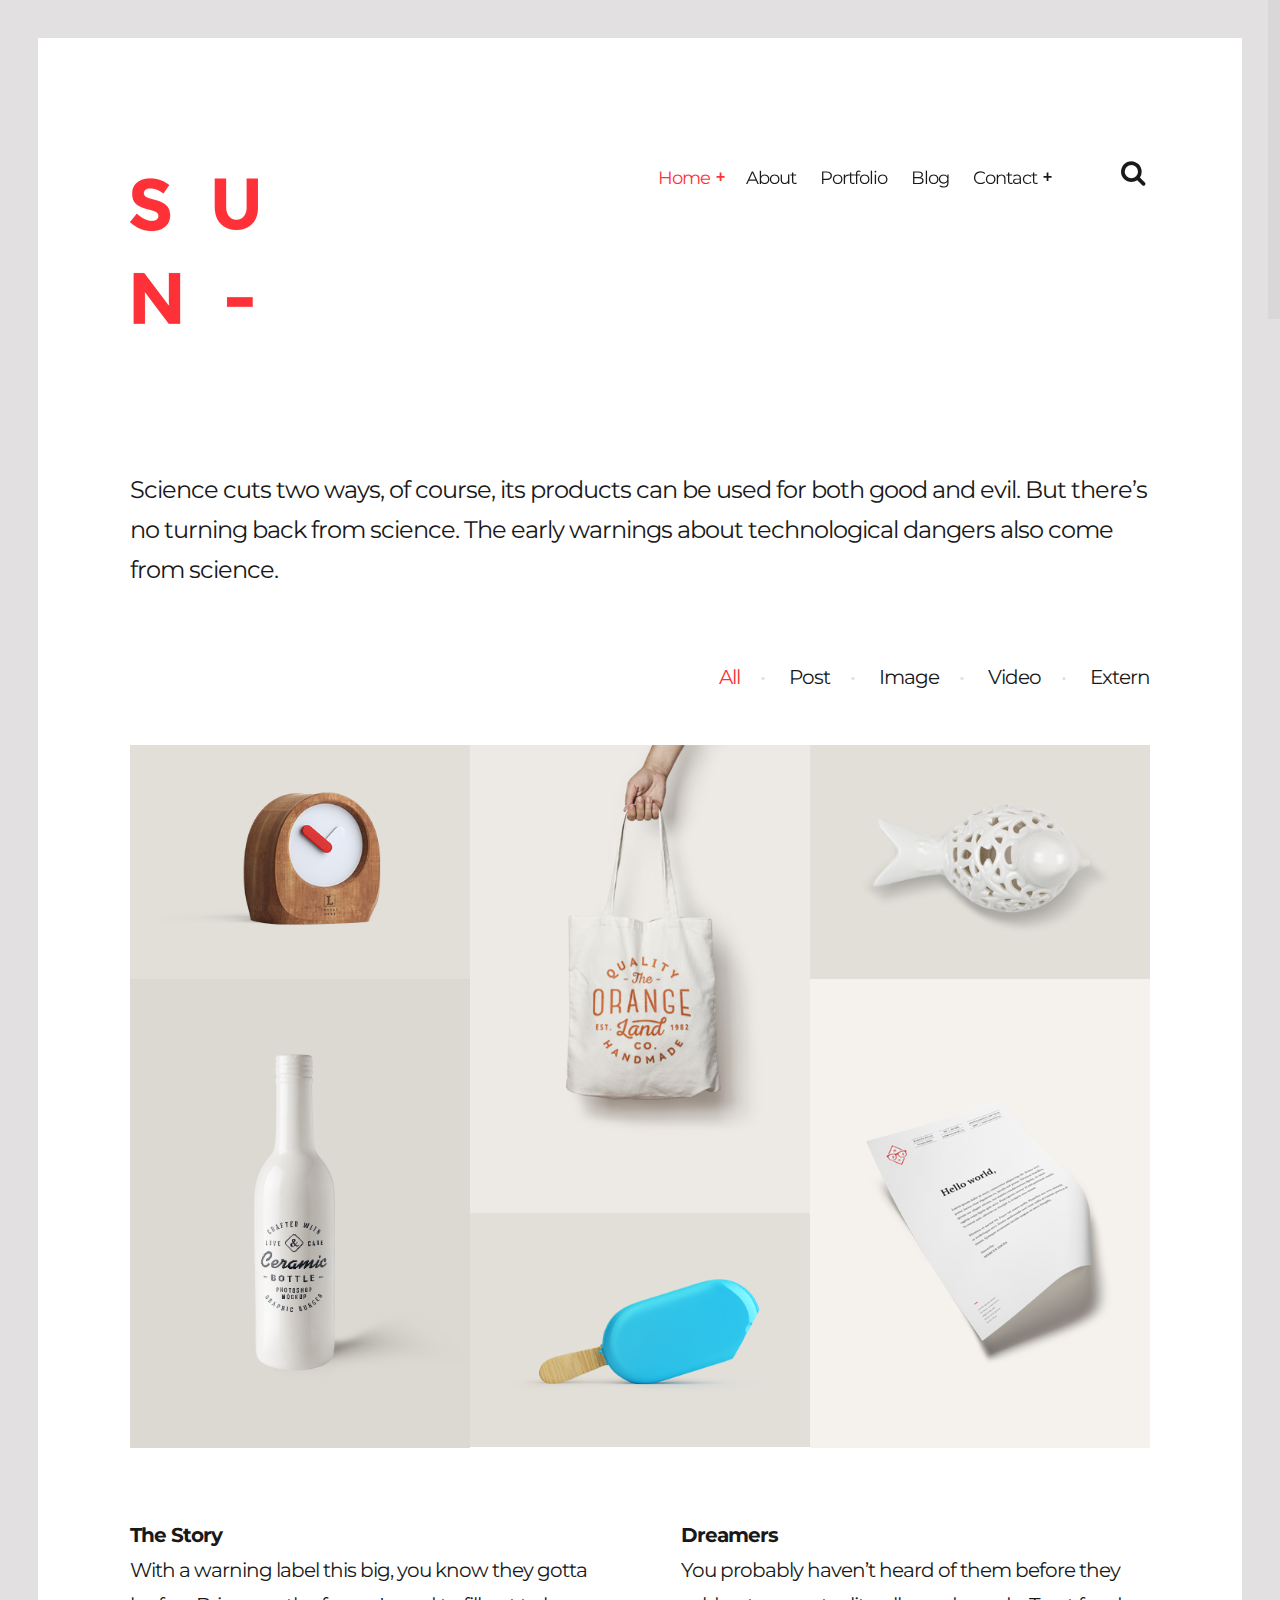
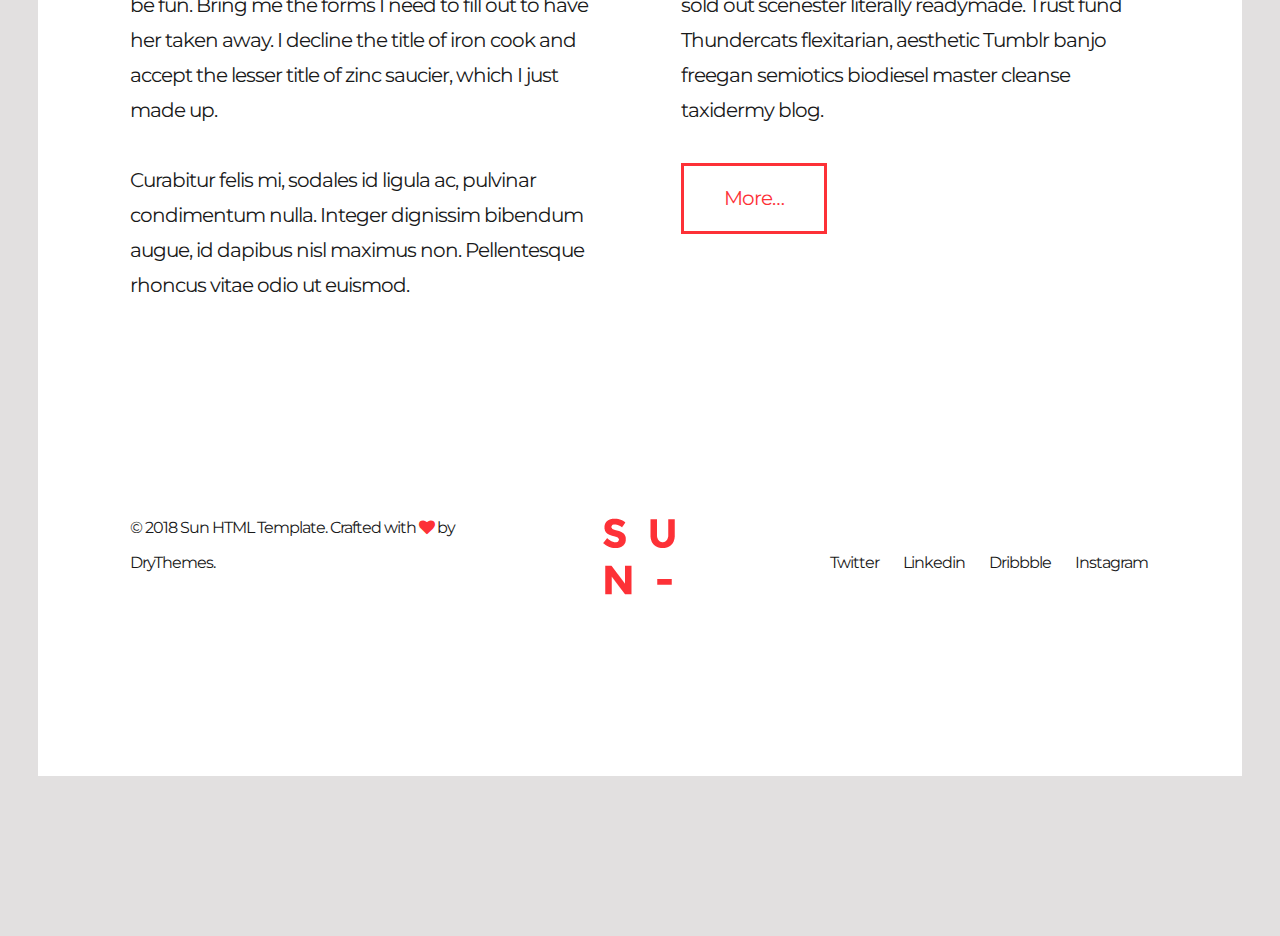
<file: index.html>
<!DOCTYPE HTML>
<html lang="en-US">
    <head>
        <title>Sun - Html Responsive Template</title>
        <meta http-equiv="Content-Type" content="text/html; charset=UTF-8">
        <meta name="description" content="Template by Dry Themes" />
        <meta name="keywords" content="HTML, CSS, JavaScript, PHP" />
        <meta name="author" content="DryThemes" />
        <meta name="viewport" content="width=device-width, initial-scale=1, maximum-scale=1">

        <link rel="shortcut icon" href="images/favicon.png" />    
        <link href='http://fonts.googleapis.com/css?family=Montserrat:400,700%7CPT+Serif:400,700' rel='stylesheet' type='text/css'>		
        <link rel="stylesheet" type="text/css"  href='css/clear.css' />
        <link rel="stylesheet" type="text/css"  href='css/common.css' />
        <link rel="stylesheet" type="text/css"  href='css/font-awesome.min.css' />
        <link rel="stylesheet" type="text/css"  href='css/carouFredSel.css' />
        <link rel="stylesheet" type="text/css"  href='css/prettyPhoto.css' />        
        <link rel="stylesheet" type="text/css"  href='css/sm-clean.css' />        
        <link rel="stylesheet" type="text/css"  href='style.css' />

        <!--[if lt IE 9]>
                <script src="js/html5shiv.js"></script>                
                <script src="js/respond.min.js"></script>                
        <![endif]-->

    </head>
    <body class="page">

        <table class="doc-loader">
            <tbody>
                <tr>
                    <td>
                        <img src="images/ajax-document-loader.gif" alt="Loading...">                    
                    </td>
                </tr>
            </tbody>
        </table>   

        <div class="header-search">
            <div class="content-1330 center-relative">
                <form class="search-form">
                    <label>		
                        <input type="search" class="search-field" placeholder="Search ..." value="" name="s" title="Search for:">                        
                    </label>    
                </form>               
            </div>
        </div>


        <div class="body-wrapper">           
            <div class="content-1330 header-holder center-relative">
                <div class="header-logo left">

                    <h1 class="site-title">
                        <a href="index.html">
                            <img src="images/sunDefaultLogo.png" alt="Sun-">
                        </a>               
                    </h1>

                </div>

                <div class="header-menu right">
                    <nav id="header-main-menu" class="left">
                        <ul class="main-menu sm sm-clean">
                            <li>
                                <a href="index.html">Home</a>
                                <ul class="sub-menu">
                                    <li>
                                        <a href="index-image.html">Home & Image</a>
                                    </li>
                                    <li>
                                        <a href="index-slider.html">Home & Slider</a>
                                    </li>
                                    <li>
                                        <a href="index-blog.html">Home & Blog</a>
                                    </li>
                                    <li>
                                        <a href="index-video.html">Home & Video</a>
                                    </li>
                                </ul>
                            </li>
                            <li>
                                <a href="about.html">About</a>
                            </li>
                            <li>
                                <a href="portfolio.html">Portfolio</a>
                            </li>
                            <li>
                                <a href="blog.html">Blog</a>
                            </li>        
                            <li>
                                <a href="contact.html">Contact</a>
                                <ul class="sub-menu">
                                    <li>
                                        <a href="contact-map.html">Contact & Map</a>
                                    </li>                                    
                                </ul>
                            </li>
                        </ul>
                    </nav>
                    <div class="toggle-holder relative right">
                        <div id="toggle">
                            <i class="fa fa-search"></i>                      
                        </div>
                    </div>
                    <div class="clear"></div>							
                </div>
                <div class="clear"></div>
            </div>

            <div id="content" class="site-content">
                <article>
                    <div class="content-1330 center-relative">
                        <div class="page-desc">
                            Science cuts two ways, of course, its products can be used for both good and evil. But there’s no turning back from science. The early warnings about technological dangers also come from science.
                        </div>
                        <div class="clear"></div>
                        <p>&nbsp;</p>
                        <p>&nbsp;</p>
                        <div class="button-group filters-button-group">
                            <div class="button is-checked" data-filter="*">All</div>
                            <div class="button" data-filter=".post">Post</div>
                            <div class="button" data-filter=".image">Image</div>
                            <div class="button" data-filter=".video">Video</div>
                            <div class="button" data-filter=".extern">Extern</div>                                
                        </div>
                        <div class="grid" id="portfolio">
                            <div class="grid-sizer"></div>
                            <div class="grid-item element-item p_one_third post">
                                <a href="single-portfolio.html">
                                    <img src="demo-images/sun_portfolio_image01.png" alt="">
                                    <div class="portfolio-text-holder">
                                        <p>CLOCK</p>
                                    </div>
                                </a>
                            </div>
                            
                            <div class="grid-item element-item p_one_third image">
                                <a href="demo-images/sun_portfolio_image03.png" data-rel="prettyPhoto[gallery1]">
                                    <img src="demo-images/sun_portfolio_image03.png" alt="">
                                    <div class="portfolio-text-holder">
                                        <p>BAG</p>
                                    </div>
                                </a>
                            </div>
                            
                            <div class="grid-item element-item p_one_third post">
                                <a href="single-portfolio.html">
                                    <img src="demo-images/sun_portfolio_image04.png" alt="">
                                    <div class="portfolio-text-holder">
                                        <p>FISH</p>
                                    </div>
                                </a>
                            </div>
                            
                            <div class="grid-item element-item p_one_third video">
                                <a href="https://www.youtube.com/watch?v=xEW_YXgRSIE" data-rel="prettyPhoto[gallery1]">
                                    <img src="demo-images/sun_portfolio_image02.png" alt="">
                                    <div class="portfolio-text-holder">
                                        <p>BOTTLE</p>
                                    </div>
                                </a>
                            </div>
                            
                            <div class="grid-item element-item p_one_third extern">
                                <a href="http://drythemes.com" target="_blank">
                                    <img src="demo-images/sun_portfolio_image05.png" alt="">
                                    <div class="portfolio-text-holder">
                                        <p>PAPER</p>
                                    </div>
                                </a>
                            </div>
                            
                            <div class="grid-item element-item p_one_third post">
                                <a href="single-portfolio.html">
                                    <img src="demo-images/sun_portfolio_image07.png" alt="">
                                    <div class="portfolio-text-holder">
                                        <p>BLUE ICE</p>
                                    </div>
                                </a>
                            </div>
                        </div>
                        <div class="clear"></div>
                        <p>&nbsp;</p>
                        <p>&nbsp;</p>
                        <div class="one_half">
                            <p>
                                <strong>The Story</strong>
                                <br>
                                With a warning label this big, you know they gotta be fun. Bring me the forms I need to fill out to have her taken away. I decline the title of iron cook and accept the lesser title of zinc saucier, which I just made up.
                            </p>
                            <p>&nbsp;</p>
                            <p>Curabitur felis mi, sodales id ligula ac, pulvinar condimentum nulla. Integer dignissim bibendum augue, id dapibus nisl maximus non. Pellentesque rhoncus vitae odio ut euismod.</p>
                        </div>
                        <div class="one_half last">
                            <p>
                                <strong>Dreamers</strong>
                                <br>
                                You probably haven’t heard of them before they sold out scenester literally readymade. Trust fund Thundercats flexitarian, aesthetic Tumblr banjo freegan semiotics biodiesel master cleanse taxidermy blog.
                            </p>
                            <p>&nbsp;</p>                            
                            <div class="text-left">
                                <a href="portfolio.html" target="_self" class="button ">More…</a>
                            </div>                        
                        </div>
                        <div class="clear"></div>
                    </div>
                </article>
            </div>

            <!--Footer-->

            <footer class="footer">
                <div class="content-1330 center-relative">			
                    <ul>
                        <li class="left-footer-content">
                            © 2018 Sun HTML Template. Crafted with <i class="fa fa-heart"></i> by <a href="http://drythemes.com">DryThemes</a>.            
                        </li>
                        <li class="center-footer-content">                
                            <a href="index.html">
                                <img src="images/sunDefaultLogoFooter.png" alt="Sun-">
                            </a>                
                        </li>
                        <li class="right-footer-contnet">
                            <a href="#">Twitter</a>
                            <a href="#">Linkedin</a>
                            <a href="#">Dribbble</a>
                            <a href="#">Instagram</a>            
                        </li>
                        <li class="left-footer-content mobile">
                            <!-- Link back to Colorlib can't be removed. Template is licensed under CC BY 3.0. -->
Copyright &copy;<script>document.write(new Date().getFullYear());</script> All rights reserved | This template is made with <i class="fa fa-heart-o" aria-hidden="true"></i> by <a href="https://colorlib.com" target="_blank">Colorlib</a>
<!-- Link back to Colorlib can't be removed. Template is licensed under CC BY 3.0. -->
                        </li>
                    </ul>
                </div>
            </footer>

            <!-- End .body-border -->
        </div>



        <!--Load JavaScript-->
        <script src="js/jquery.js"></script>			                                       
        <script src='js/jquery.fitvids.js'></script>
        <script src='js/jquery.smartmenus.min.js'></script>        
        <script src='js/imagesloaded.pkgd.js'></script>        
        <script src='js/isotope.pkgd.js'></script>        
        <script src='js/jquery.carouFredSel-6.0.0-packed.js'></script>
        <script src='js/jquery.mousewheel.min.js'></script>
        <script src='js/jquery.touchSwipe.min.js'></script>
        <script src='js/jquery.easing.1.3.js'></script>
        <script src='js/jquery.prettyPhoto.js'></script>        
        <script src='js/jquery.ba-throttle-debounce.min.js'></script>                
        <script src='js/jquery.nicescroll.min.js'></script>
        <script src='js/main.js'></script>
    </body>
</html>
</file>
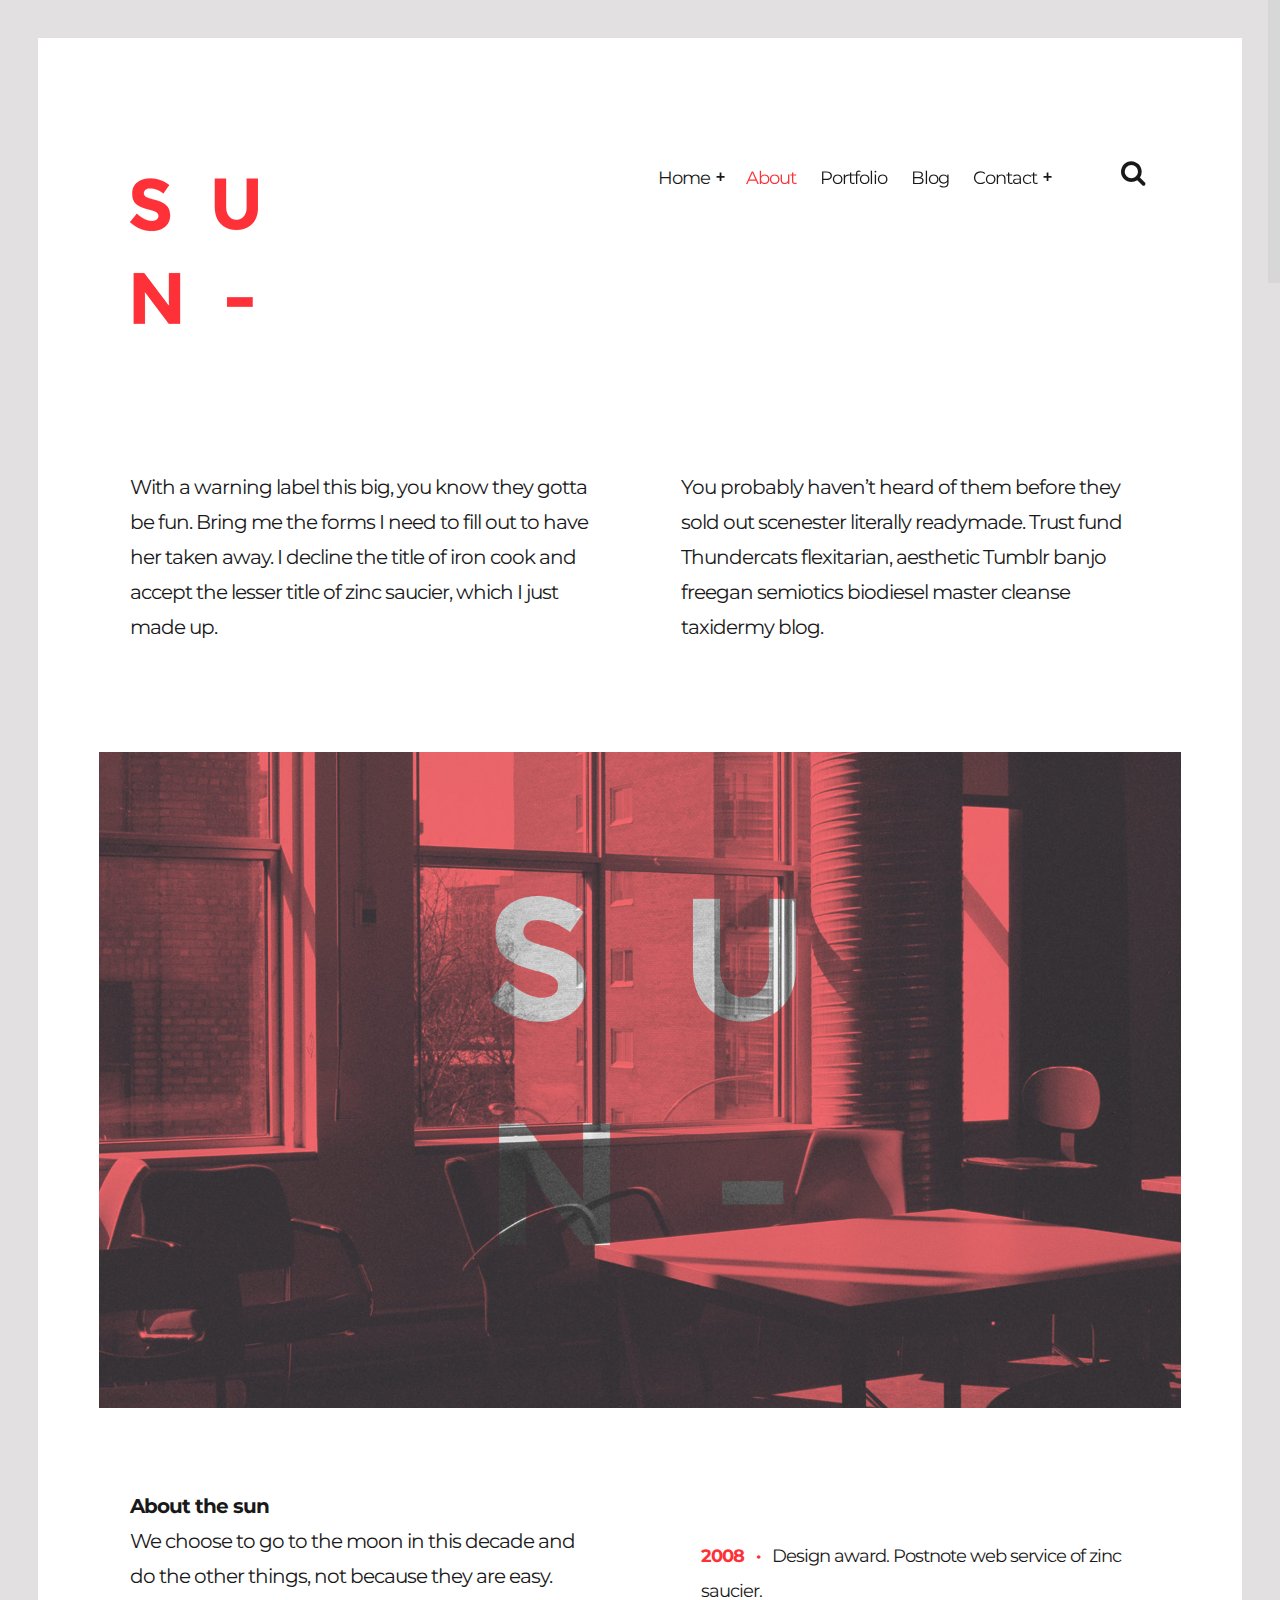
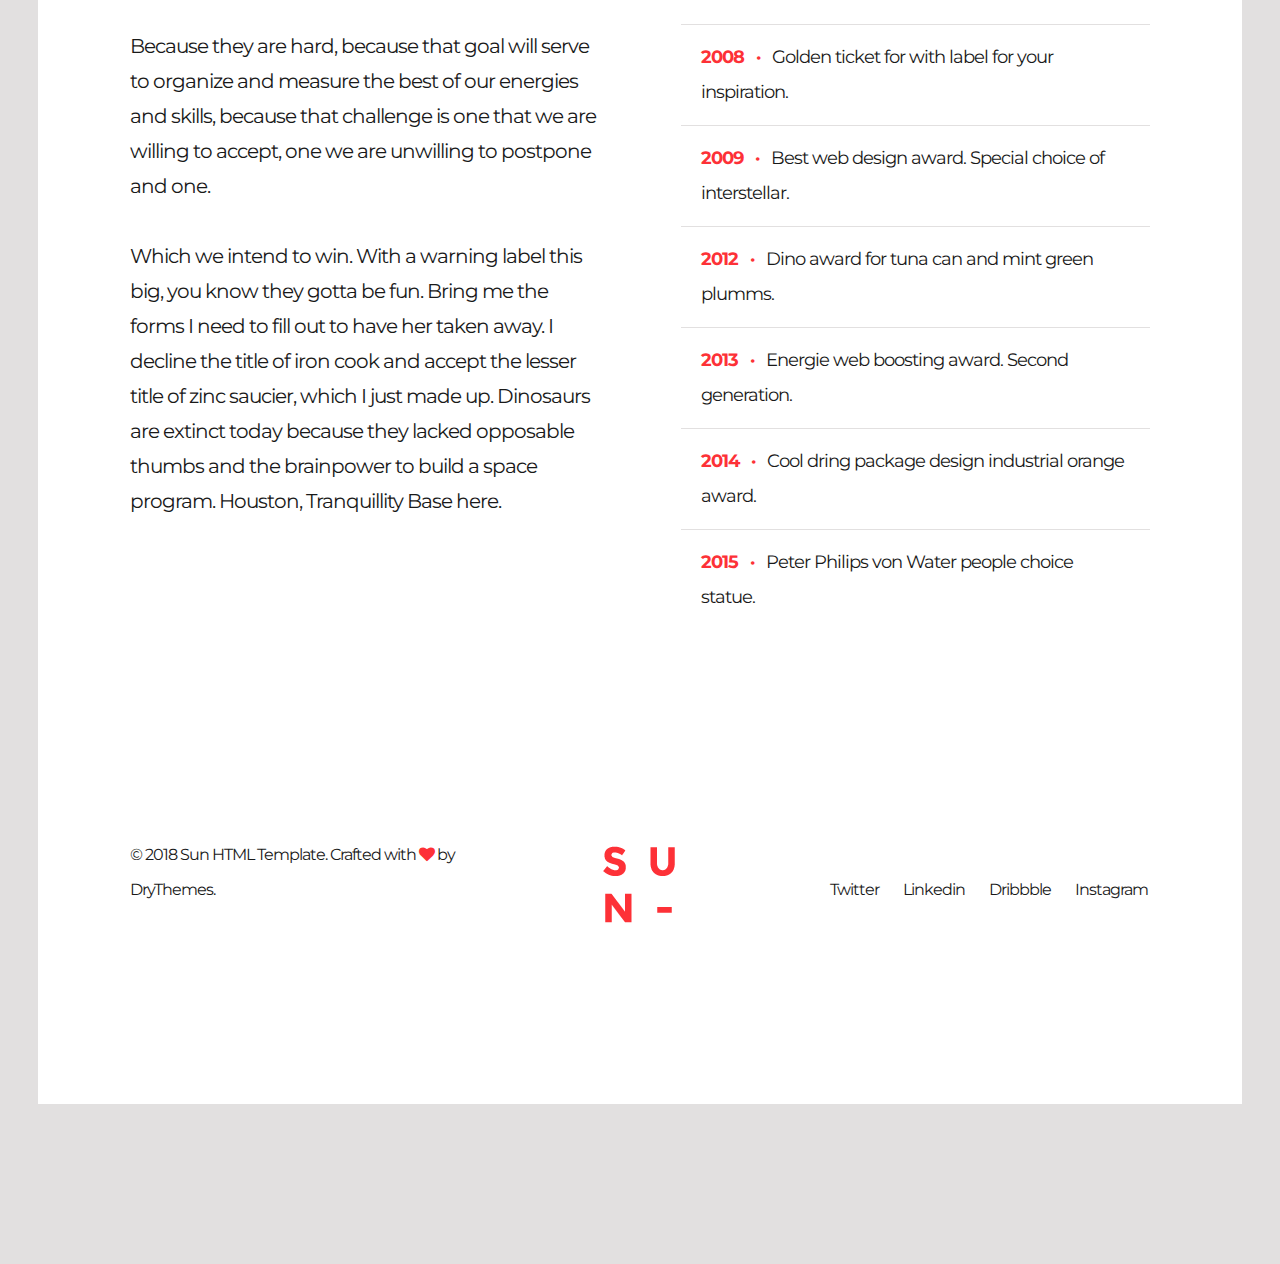
<file: about.html>
<!DOCTYPE HTML>
<html lang="en-US">
    <head>
        <title>Sun - Html Responsive Template</title>
        <meta http-equiv="Content-Type" content="text/html; charset=UTF-8">
        <meta name="description" content="Template by Dry Themes" />
        <meta name="keywords" content="HTML, CSS, JavaScript, PHP" />
        <meta name="author" content="DryThemes" />
        <meta name="viewport" content="width=device-width, initial-scale=1, maximum-scale=1">

        <link rel="shortcut icon" href="images/favicon.png" />    
        <link href='http://fonts.googleapis.com/css?family=Montserrat:400,700%7CPT+Serif:400,700' rel='stylesheet' type='text/css'>	
        <link rel="stylesheet" type="text/css"  href='css/clear.css' />
        <link rel="stylesheet" type="text/css"  href='css/common.css' />
        <link rel="stylesheet" type="text/css"  href='css/font-awesome.min.css' />
        <link rel="stylesheet" type="text/css"  href='css/carouFredSel.css' />
        <link rel="stylesheet" type="text/css"  href='css/prettyPhoto.css' />        
        <link rel="stylesheet" type="text/css"  href='css/sm-clean.css' />        
        <link rel="stylesheet" type="text/css"  href='style.css' />

        <!--[if lt IE 9]>
                <script src="js/html5shiv.js"></script>                
                <script src="js/respond.min.js"></script>                
        <![endif]-->

    </head>
    <body class="page">

        <table class="doc-loader">
            <tbody>
                <tr>
                    <td>
                        <img src="images/ajax-document-loader.gif" alt="Loading...">                    
                    </td>
                </tr>
            </tbody>
        </table>   

        <div class="header-search">
            <div class="content-1330 center-relative">
                <form class="search-form">
                    <label>		
                        <input type="search" class="search-field" placeholder="Search ..." value="" name="s" title="Search for:">                        
                    </label>    
                </form>               
            </div>
        </div>


        <div class="body-wrapper">           
            <div class="content-1330 header-holder center-relative">
                <div class="header-logo left">

                    <h1 class="site-title">
                        <a href="index.html">
                            <img src="images/sunDefaultLogo.png" alt="Sun-">
                        </a>               
                    </h1>

                </div>

                <div class="header-menu right">
                    <nav id="header-main-menu" class="left">
                        <ul class="main-menu sm sm-clean">
                            <li>
                                <a href="index.html">Home</a>
                                <ul class="sub-menu">
                                    <li>
                                        <a href="index-image.html">Home & Image</a>
                                    </li>
                                    <li>
                                        <a href="index-slider.html">Home & Slider</a>
                                    </li>
                                    <li>
                                        <a href="index-blog.html">Home & Blog</a>
                                    </li>
                                    <li>
                                        <a href="index-video.html">Home & Video</a>
                                    </li>
                                </ul>
                            </li>
                            <li>
                                <a href="about.html">About</a>
                            </li>
                            <li>
                                <a href="portfolio.html">Portfolio</a>
                            </li>
                            <li>
                                <a href="blog.html">Blog</a>
                            </li>        
                            <li>
                                <a href="contact.html">Contact</a>
                                <ul class="sub-menu">
                                    <li>
                                        <a href="contact-map.html">Contact & Map</a>
                                    </li>                                    
                                </ul>
                            </li>
                        </ul>
                    </nav>
                    <div class="toggle-holder relative right">
                        <div id="toggle">
                            <i class="fa fa-search"></i>                      
                        </div>
                    </div>
                    <div class="clear"></div>							
                </div>
                <div class="clear"></div>
            </div>

            <div id="content" class="site-content">
                <article>
                    <div class="content-1330 center-relative">
                        <div class="one_half">
                            With a warning label this big, you know they gotta be fun. Bring me the forms I need to fill out to have her taken away. I decline the title of iron cook and accept the lesser title of zinc saucier, which I just made up.
                        </div>
                        <div class="one_half last">
                            You probably haven’t heard of them before they sold out scenester literally readymade. Trust fund Thundercats flexitarian, aesthetic Tumblr banjo freegan semiotics biodiesel master cleanse taxidermy blog.
                        </div>
                        <div class="clear"></div>
                        <p>&nbsp;</p>
                        <p>&nbsp;</p>
                    </div>
                    
                    <div class="content-1530 center-relative block">
                        <img src="demo-images/sun_about_image01.jpg" alt="">
                    </div>
                    
                    <div class="content-1330 center-relative block">
                        <p>&nbsp;</p>
                        <p>&nbsp;</p>
                        
                        <div class="one_half">
                            <b>About the sun</b>
                            <br>
                            We choose to go to the moon in this decade and do the other things, not because they are easy.
                            <p>&nbsp;</p>
                            <p>Because they are hard, because that goal will serve to organize and measure the best of our energies and skills, because that challenge is one that we are willing to accept, one we are unwilling to postpone and one.</p>
                            <p>&nbsp;</p>
                            <p>Which we intend to win. With a warning label this big, you know they gotta be fun. Bring me the forms I need to fill out to have her taken away. I decline the title of iron cook and accept the lesser title of zinc saucier, which I just made up. Dinosaurs are extinct today because they lacked opposable thumbs and the brainpower to build a space program. Houston, Tranquillity Base here.</p>
                        </div>
                        
                        <div class="one_half last">
                            <p>&nbsp;</p>
                            <ul class="archive-list">
                                <li>
                                    <span>2008 &nbsp; · &nbsp; </span> Design award. Postnote web service of zinc saucier.
                                </li>
                                <li>
                                    <span>2008 &nbsp; · &nbsp; </span> Golden ticket for with label for your inspiration.
                                </li>
                                <li>
                                    <span>2009 &nbsp; · &nbsp; </span> Best web design award. Special choice of interstellar.</li>
                                <li>
                                    <span>2012 &nbsp; · &nbsp; </span> Dino award for tuna can and mint green plumms.
                                </li>
                                <li>
                                    <span>2013 &nbsp; · &nbsp; </span> Energie web boosting award. Second generation.
                                </li>
                                <li>
                                    <span>2014 &nbsp; · &nbsp; </span> Cool dring package design industrial orange award.
                                </li>
                                <li>
                                    <span>2015 &nbsp; · &nbsp; </span> Peter Philips von Water people choice statue.
                                </li>
                            </ul>
                        </div><div class="clear"></div>
                    </div>
                </article>


            </div>

            <!--Footer-->

            <footer class="footer">
                <div class="content-1330 center-relative">			
                    <ul>
                        <li class="left-footer-content">
                            © 2018 Sun HTML Template. Crafted with <i class="fa fa-heart"></i> by <a href="http://drythemes.com">DryThemes</a>.            
                        </li>
                        <li class="center-footer-content">                
                            <a href="index.html">
                                <img src="images/sunDefaultLogoFooter.png" alt="Sun-">
                            </a>                
                        </li>
                        <li class="right-footer-contnet">
                            <a href="#">Twitter</a>
                            <a href="#">Linkedin</a>
                            <a href="#">Dribbble</a>
                            <a href="#">Instagram</a>            
                        </li>
                        <li class="left-footer-content mobile">
                            <!-- Link back to Colorlib can't be removed. Template is licensed under CC BY 3.0. -->
Copyright &copy;<script>document.write(new Date().getFullYear());</script> All rights reserved | This template is made with <i class="fa fa-heart-o" aria-hidden="true"></i> by <a href="https://colorlib.com" target="_blank">Colorlib</a>
<!-- Link back to Colorlib can't be removed. Template is licensed under CC BY 3.0. -->
                        </li>
                    </ul>
                </div>
            </footer>

            <!-- End .body-border -->
        </div>



        <!--Load JavaScript-->
        <script src="js/jquery.js"></script>			                                       
        <script src='js/jquery.fitvids.js'></script>
        <script src='js/jquery.smartmenus.min.js'></script>        
        <script src='js/imagesloaded.pkgd.js'></script>        
        <script src='js/isotope.pkgd.js'></script>        
        <script src='js/jquery.carouFredSel-6.0.0-packed.js'></script>
        <script src='js/jquery.mousewheel.min.js'></script>
        <script src='js/jquery.touchSwipe.min.js'></script>
        <script src='js/jquery.easing.1.3.js'></script>
        <script src='js/jquery.prettyPhoto.js'></script>        
        <script src='js/jquery.ba-throttle-debounce.min.js'></script>                
        <script src='js/jquery.nicescroll.min.js'></script>
        <script src='js/main.js'></script>
    </body>
</html>
</file>
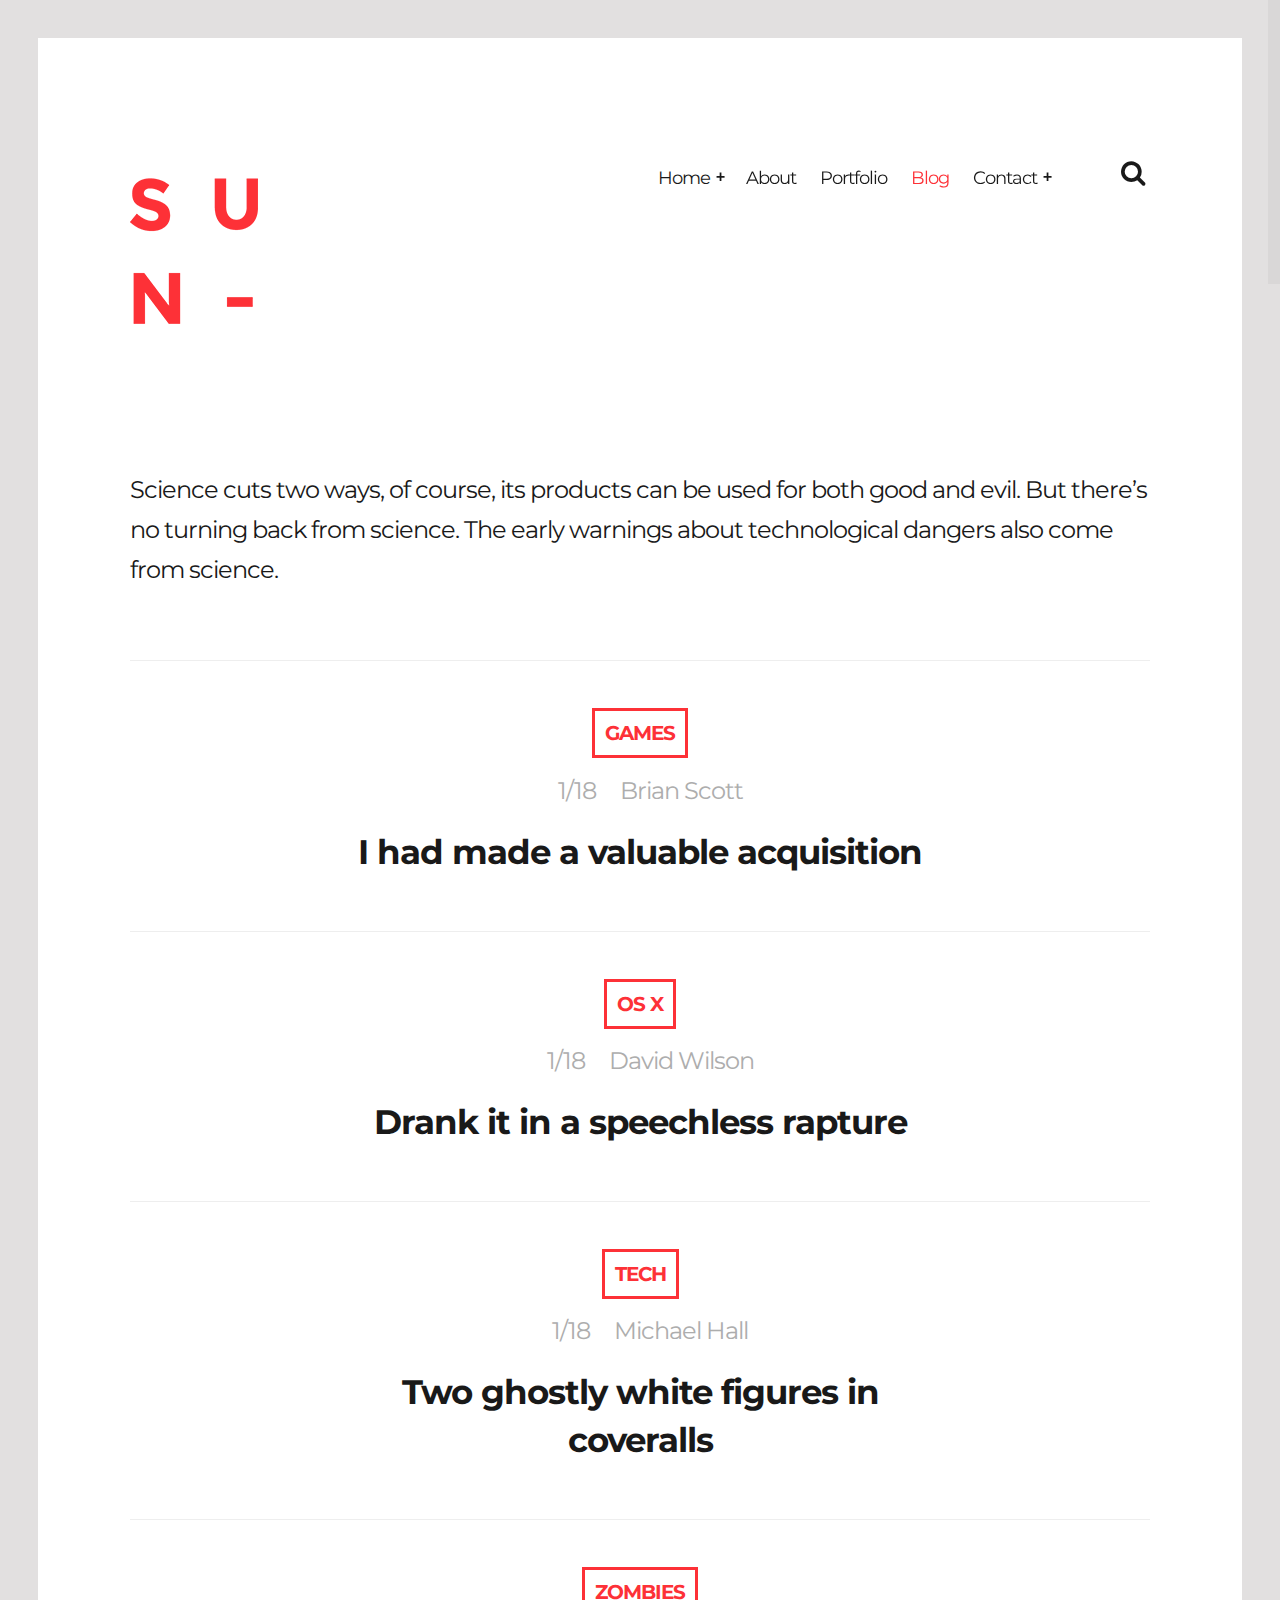
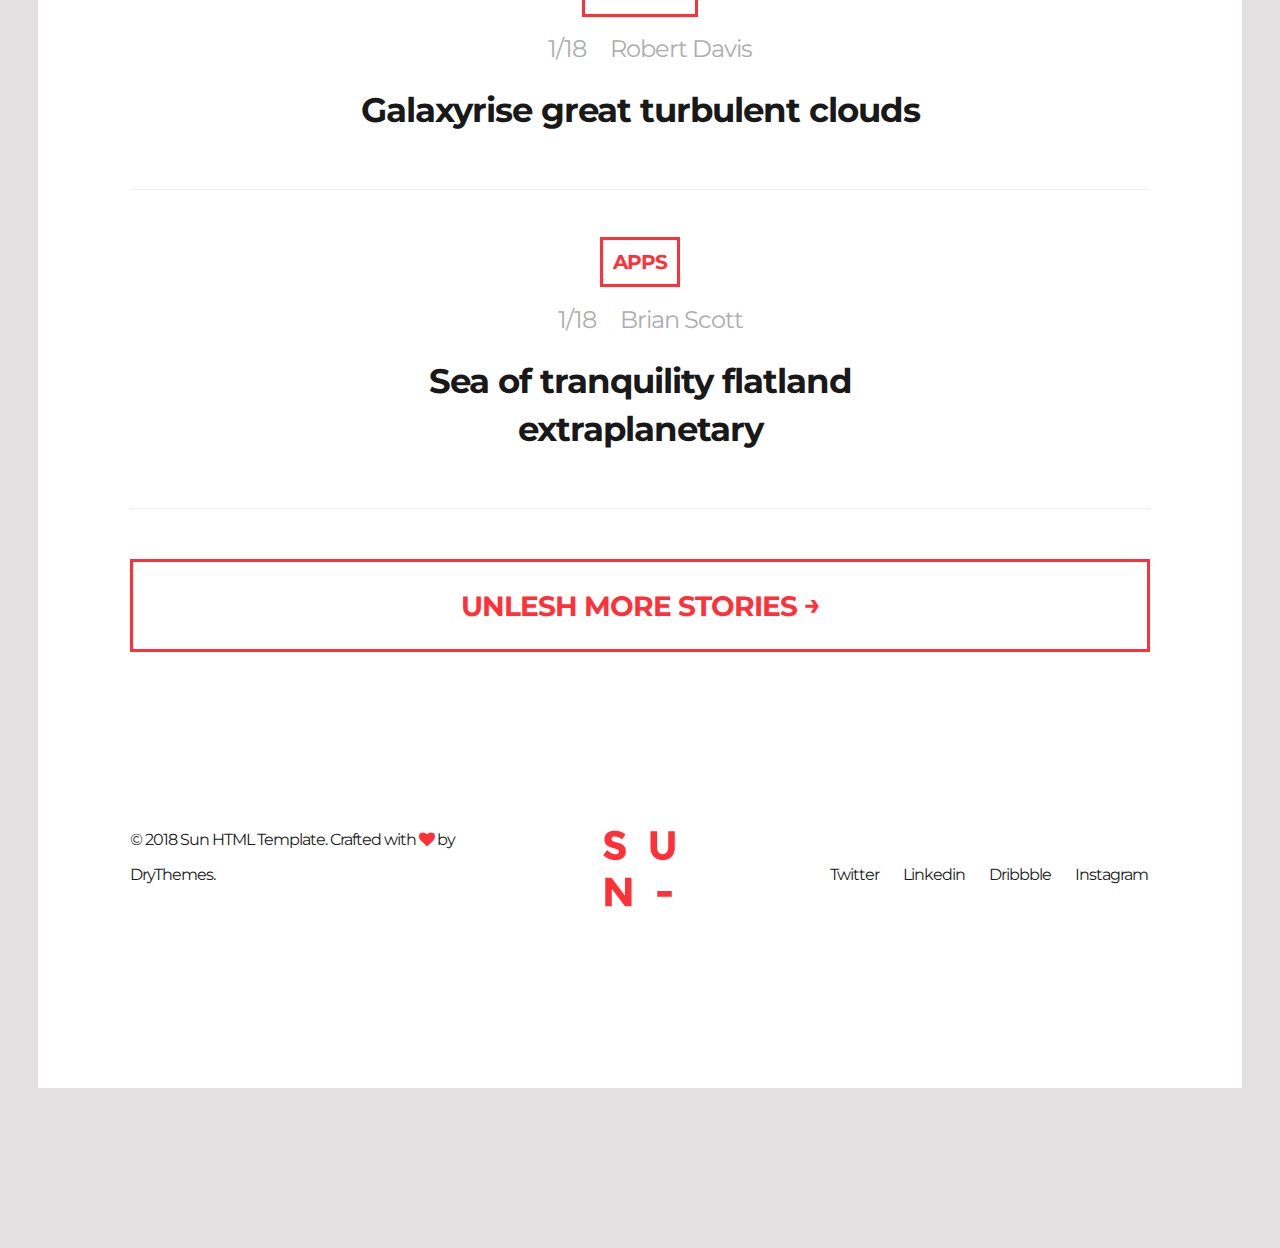
<file: blog.html>
<!DOCTYPE HTML>
<html lang="en-US">
    <head>
        <title>Sun - Html Responsive Template</title>
        <meta http-equiv="Content-Type" content="text/html; charset=UTF-8">
        <meta name="description" content="Template by Dry Themes" />
        <meta name="keywords" content="HTML, CSS, JavaScript, PHP" />
        <meta name="author" content="DryThemes" />
        <meta name="viewport" content="width=device-width, initial-scale=1, maximum-scale=1">

        <link rel="shortcut icon" href="images/favicon.png" />    
        <link href='http://fonts.googleapis.com/css?family=Montserrat:400,700%7CPT+Serif:400,700' rel='stylesheet' type='text/css'>	
        <link rel="stylesheet" type="text/css"  href='css/clear.css' />
        <link rel="stylesheet" type="text/css"  href='css/common.css' />
        <link rel="stylesheet" type="text/css"  href='css/font-awesome.min.css' />
        <link rel="stylesheet" type="text/css"  href='css/carouFredSel.css' />
        <link rel="stylesheet" type="text/css"  href='css/prettyPhoto.css' />        
        <link rel="stylesheet" type="text/css"  href='css/sm-clean.css' />        
        <link rel="stylesheet" type="text/css"  href='style.css' />

        <!--[if lt IE 9]>
                <script src="js/html5shiv.js"></script>                
                <script src="js/respond.min.js"></script>                
        <![endif]-->

    </head>
    <body class="blog">

        <table class="doc-loader">
            <tbody>
                <tr>
                    <td>
                        <img src="images/ajax-document-loader.gif" alt="Loading...">                    
                    </td>
                </tr>
            </tbody>
        </table>   

        <div class="header-search">
            <div class="content-1330 center-relative">
                <form class="search-form">
                    <label>		
                        <input type="search" class="search-field" placeholder="Search ..." value="" name="s" title="Search for:">                        
                    </label>    
                </form>               
            </div>
        </div>


        <div class="body-wrapper">           
            <div class="content-1330 header-holder center-relative">
                <div class="header-logo left">

                    <h1 class="site-title">
                        <a href="index.html">
                            <img src="images/sunDefaultLogo.png" alt="Sun-">
                        </a>               
                    </h1>

                </div>

                <div class="header-menu right">
                    <nav id="header-main-menu" class="left">
                        <ul class="main-menu sm sm-clean">
                            <li>
                                <a href="index.html">Home</a>
                                <ul class="sub-menu">
                                    <li>
                                        <a href="index-image.html">Home & Image</a>
                                    </li>
                                    <li>
                                        <a href="index-slider.html">Home & Slider</a>
                                    </li>
                                    <li>
                                        <a href="index-blog.html">Home & Blog</a>
                                    </li>
                                    <li>
                                        <a href="index-video.html">Home & Video</a>
                                    </li>
                                </ul>
                            </li>
                            <li>
                                <a href="about.html">About</a>
                            </li>
                            <li>
                                <a href="portfolio.html">Portfolio</a>
                            </li>
                            <li>
                                <a href="blog.html">Blog</a>
                            </li>        
                            <li>
                                <a href="contact.html">Contact</a>
                                <ul class="sub-menu">
                                    <li>
                                        <a href="contact-map.html">Contact & Map</a>
                                    </li>                                    
                                </ul>
                            </li>
                        </ul>
                    </nav>
                    <div class="toggle-holder relative right">
                        <div id="toggle">
                            <i class="fa fa-search"></i>                      
                        </div>
                    </div>
                    <div class="clear"></div>							
                </div>
                <div class="clear"></div>
            </div>

            <div id="content" class="site-content">
                <article>
                    <div class="content-1330 center-relative">
                        <div class="page-desc">
                            Science cuts two ways, of course, its products can be used for both good and evil. But there’s no turning back from science. The early warnings about technological dangers also come from science.
                        </div>
                        <div class="clear"></div>
                        <p>&nbsp;</p>
                        <p>&nbsp;</p>
                        <div class="blog-holder block center-relative content-1330">

                            <div class="post-border center-relative block"></div>

                            <article class="relative blog-item-holder center-relative">
                                <div class="cat-links">
                                    <ul>
                                        <li>
                                            <a href="#">GAMES</a>
                                        </li>
                                    </ul>
                                </div>
                                <div class="entry-date published">1/18</div>
                                <div class="author vcard">Brian Scott</div>
                                <h2 class="entry-title">
                                    <a href="single.html">I had made a valuable acquisition</a>
                                </h2>
                                <div class="clear"></div>
                            </article>

                            <div class="post-border center-relative block"></div>

                            <article class="relative blog-item-holder center-relative">
                                <div class="cat-links">
                                    <ul>
                                        <li>
                                            <a href="#">OS X</a>
                                        </li>
                                    </ul>
                                </div>
                                <div class="entry-date published">1/18</div>
                                <div class="author vcard">David Wilson</div>
                                <h2 class="entry-title">
                                    <a href="single.html">Drank it in a speechless rapture</a>
                                </h2>
                                <div class="clear"></div>
                            </article>

                            <div class="post-border center-relative block"></div>

                            <article class="relative blog-item-holder center-relative">
                                <div class="cat-links">
                                    <ul>
                                        <li>
                                            <a href="#">TECH</a>
                                        </li>
                                    </ul>
                                </div>
                                <div class="entry-date published">1/18</div>
                                <div class="author vcard">Michael Hall</div>
                                <h2 class="entry-title">
                                    <a href="single.html">Two ghostly white figures in coveralls</a>
                                </h2>
                                <div class="clear"></div>
                            </article>

                            <div class="post-border center-relative block"></div>

                            <article class="relative blog-item-holder center-relative">
                                <div class="cat-links">
                                    <ul>
                                        <li>
                                            <a href="#">ZOMBIES</a>
                                        </li>
                                    </ul>
                                </div>
                                <div class="entry-date published">1/18</div>
                                <div class="author vcard">Robert Davis</div>
                                <h2 class="entry-title">
                                    <a href="single.html">Galaxyrise great turbulent clouds</a>
                                </h2>
                                <div class="clear"></div>
                            </article>

                            <div class="post-border center-relative block"></div>

                            <article class="relative blog-item-holder center-relative">
                                <div class="cat-links">
                                    <ul>
                                        <li>
                                            <a href="#">APPS</a>
                                        </li>
                                    </ul>
                                </div>
                                <div class="entry-date published">1/18</div>
                                <div class="author vcard">Brian Scott</div>
                                <h2 class="entry-title">
                                    <a href="single.html">Sea of tranquility flatland extraplanetary</a>
                                </h2>
                                <div class="clear"></div>
                            </article>

                            <div class="post-border center-relative block"></div>

                        </div>                                                                                             
                    </div>
                    <div class="block content-1330 center-relative center-text top-50 bottom-50">
                        <a target="_self" class="more-posts">UNLESH MORE STORIES  <span>→</span></a>
                    </div>
                </article>
            </div>

            <!--Footer-->

            <footer class="footer">
                <div class="content-1330 center-relative">			
                    <ul>
                        <li class="left-footer-content">
                            © 2018 Sun HTML Template. Crafted with <i class="fa fa-heart"></i> by <a href="http://drythemes.com">DryThemes</a>.            
                        </li>
                        <li class="center-footer-content">                
                            <a href="index.html">
                                <img src="images/sunDefaultLogoFooter.png" alt="Sun-">
                            </a>                
                        </li>
                        <li class="right-footer-contnet">
                            <a href="#">Twitter</a>
                            <a href="#">Linkedin</a>
                            <a href="#">Dribbble</a>
                            <a href="#">Instagram</a>            
                        </li>
                        <li class="left-footer-content mobile">
                            <!-- Link back to Colorlib can't be removed. Template is licensed under CC BY 3.0. -->
Copyright &copy;<script>document.write(new Date().getFullYear());</script> All rights reserved | This template is made with <i class="fa fa-heart-o" aria-hidden="true"></i> by <a href="https://colorlib.com" target="_blank">Colorlib</a>
<!-- Link back to Colorlib can't be removed. Template is licensed under CC BY 3.0. -->
                        </li>
                    </ul>
                </div>
            </footer>

            <!-- End .body-border -->
        </div>



        <!--Load JavaScript-->
        <script src="js/jquery.js"></script>			                                       
        <script src='js/jquery.fitvids.js'></script>
        <script src='js/jquery.smartmenus.min.js'></script>        
        <script src='js/imagesloaded.pkgd.js'></script>        
        <script src='js/isotope.pkgd.js'></script>        
        <script src='js/jquery.carouFredSel-6.0.0-packed.js'></script>
        <script src='js/jquery.mousewheel.min.js'></script>
        <script src='js/jquery.touchSwipe.min.js'></script>
        <script src='js/jquery.easing.1.3.js'></script>
        <script src='js/jquery.prettyPhoto.js'></script>        
        <script src='js/jquery.ba-throttle-debounce.min.js'></script>                
        <script src='js/jquery.nicescroll.min.js'></script>
        <script src='js/main.js'></script>
    </body>
</html>
</file>
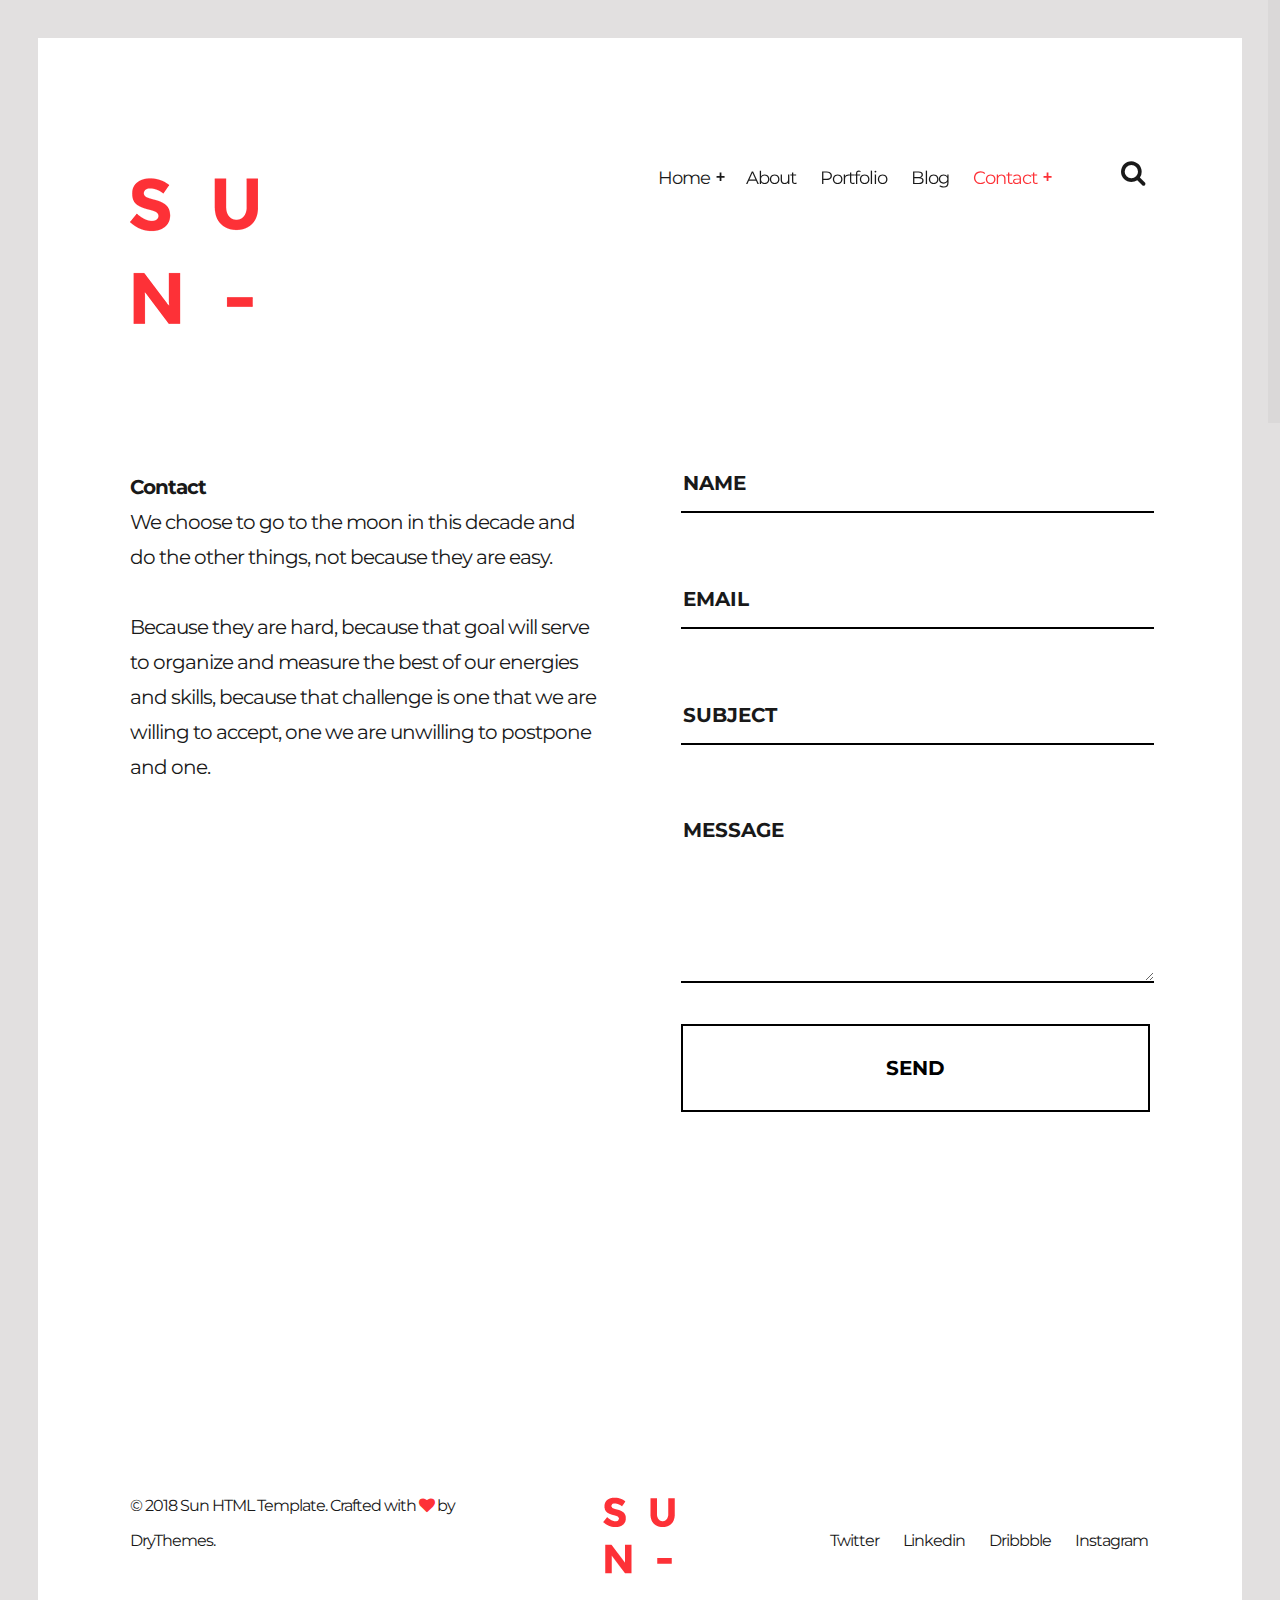
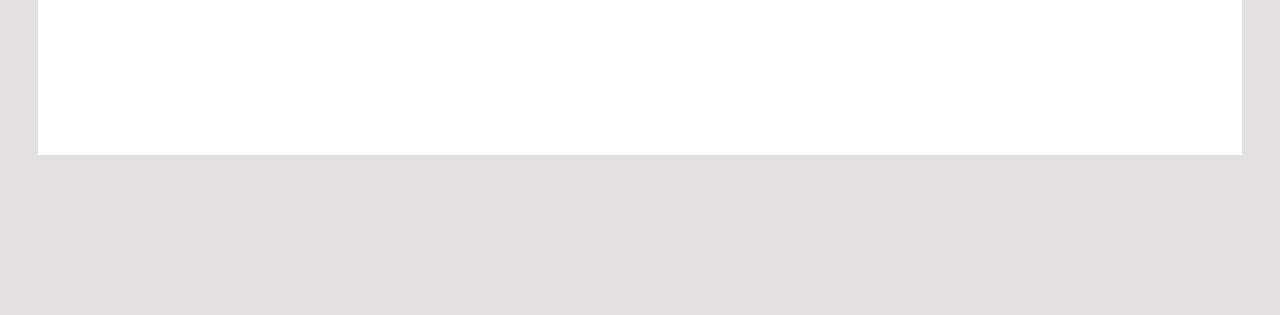
<file: contact-map.html>
<!DOCTYPE HTML>
<html lang="en-US">
    <head>
        <title>Sun - Html Responsive Template</title>
        <meta http-equiv="Content-Type" content="text/html; charset=UTF-8">
        <meta name="description" content="Template by Dry Themes" />
        <meta name="keywords" content="HTML, CSS, JavaScript, PHP" />
        <meta name="author" content="DryThemes" />
        <meta name="viewport" content="width=device-width, initial-scale=1, maximum-scale=1">

        <link rel="shortcut icon" href="images/favicon.png" />    
        <link href='http://fonts.googleapis.com/css?family=Montserrat:400,700%7CPT+Serif:400,700' rel='stylesheet' type='text/css'>	
        <link rel="stylesheet" type="text/css"  href='css/clear.css' />
        <link rel="stylesheet" type="text/css"  href='css/common.css' />
        <link rel="stylesheet" type="text/css"  href='css/font-awesome.min.css' />
        <link rel="stylesheet" type="text/css"  href='css/carouFredSel.css' />
        <link rel="stylesheet" type="text/css"  href='css/prettyPhoto.css' />        
        <link rel="stylesheet" type="text/css"  href='css/sm-clean.css' />        
        <link rel="stylesheet" type="text/css"  href='style.css' />

        <!--[if lt IE 9]>
                <script src="js/html5shiv.js"></script>                
                <script src="js/respond.min.js"></script>                
        <![endif]-->

    </head>
    <body class="page">

        <table class="doc-loader">
            <tbody>
                <tr>
                    <td>
                        <img src="images/ajax-document-loader.gif" alt="Loading...">                    
                    </td>
                </tr>
            </tbody>
        </table>   

        <div class="header-search">
            <div class="content-1330 center-relative">
                <form class="search-form">
                    <label>		
                        <input type="search" class="search-field" placeholder="Search ..." value="" name="s" title="Search for:">                        
                    </label>    
                </form>               
            </div>
        </div>


        <div class="body-wrapper">           
            <div class="content-1330 header-holder center-relative">
                <div class="header-logo left">

                    <h1 class="site-title">
                        <a href="index.html">
                            <img src="images/sunDefaultLogo.png" alt="Sun-">
                        </a>               
                    </h1>

                </div>

                <div class="header-menu right">
                    <nav id="header-main-menu" class="left">
                        <ul class="main-menu sm sm-clean">
                            <li>
                                <a href="index.html">Home</a>
                                <ul class="sub-menu">
                                    <li>
                                        <a href="index-image.html">Home & Image</a>
                                    </li>
                                    <li>
                                        <a href="index-slider.html">Home & Slider</a>
                                    </li>
                                    <li>
                                        <a href="index-blog.html">Home & Blog</a>
                                    </li>
                                    <li>
                                        <a href="index-video.html">Home & Video</a>
                                    </li>
                                </ul>
                            </li>
                            <li>
                                <a href="about.html">About</a>
                            </li>
                            <li>
                                <a href="portfolio.html">Portfolio</a>
                            </li>
                            <li>
                                <a href="blog.html">Blog</a>
                            </li>        
                            <li>
                                <a href="contact.html">Contact</a>
                                <ul class="sub-menu">
                                    <li>
                                        <a href="contact-map.html">Contact & Map</a>
                                    </li>                                    
                                </ul>
                            </li>
                        </ul>
                    </nav>
                    <div class="toggle-holder relative right">
                        <div id="toggle">
                            <i class="fa fa-search"></i>                      
                        </div>
                    </div>
                    <div class="clear"></div>							
                </div>
                <div class="clear"></div>
            </div>

            <div id="content" class="site-content">
                <article>
                    <div class="content-1330 center-relative">
                        <div class="one_half">
                            <strong>Contact</strong>
                            <br>
                            <p>We choose to go to the moon in this decade and do the other things, not because they are easy.</p>
                            <p>&nbsp;</p>
                            <p>Because they are hard, because that goal will serve to organize and measure the best of our energies and skills, because that challenge is one that we are willing to accept, one we are unwilling to postpone and one.</p>
                            <p>&nbsp;</p>                            
                            <p>
                                <iframe src="https://www.google.com/maps/embed?pb=!1m10!1m8!1m3!1d6044.7596533049755!2d-75.295283!3d40.75367!3m2!1i1024!2i768!4f13.1!5e0!3m2!1sen!2srs!4v1516053091606" width="600" height="450" allowfullscreen></iframe>
                            </p>
                        </div>

                        <div class="one_half last">
                            <div class="contact-form">                            
                                <p><input id="name" type="text" name="your-name" placeholder="Name"></p>
                                <p><input id="contact-email" type="email" name="your-email" placeholder="Email"></p>
                                <p><input id="subject" type="text" name="your-subject" placeholder="Subject"></p>
                                <p><textarea id="message" name="your-message" placeholder="Message"></textarea></p>
                                <p><input type="submit" onClick="SendMail()" value="SEND"></p>                                 
                            </div>  
                        </div>
                        <div class="clear"></div>
                    </div>
                </article>


            </div>

            <!--Footer-->

            <footer class="footer">
                <div class="content-1330 center-relative">			
                    <ul>
                        <li class="left-footer-content">
                            © 2018 Sun HTML Template. Crafted with <i class="fa fa-heart"></i> by <a href="http://drythemes.com">DryThemes</a>.            
                        </li>
                        <li class="center-footer-content">                
                            <a href="index.html">
                                <img src="images/sunDefaultLogoFooter.png" alt="Sun-">
                            </a>                
                        </li>
                        <li class="right-footer-contnet">
                            <a href="#">Twitter</a>
                            <a href="#">Linkedin</a>
                            <a href="#">Dribbble</a>
                            <a href="#">Instagram</a>            
                        </li>
                        <li class="left-footer-content mobile">
                            <!-- Link back to Colorlib can't be removed. Template is licensed under CC BY 3.0. -->
Copyright &copy;<script>document.write(new Date().getFullYear());</script> All rights reserved | This template is made with <i class="fa fa-heart-o" aria-hidden="true"></i> by <a href="https://colorlib.com" target="_blank">Colorlib</a>
<!-- Link back to Colorlib can't be removed. Template is licensed under CC BY 3.0. -->
                        </li>
                    </ul>
                </div>
            </footer>

            <!-- End .body-border -->
        </div>



        <!--Load JavaScript-->
        <script src="js/jquery.js"></script>			                                       
        <script src='js/jquery.fitvids.js'></script>
        <script src='js/jquery.smartmenus.min.js'></script>        
        <script src='js/imagesloaded.pkgd.js'></script>        
        <script src='js/isotope.pkgd.js'></script>        
        <script src='js/jquery.carouFredSel-6.0.0-packed.js'></script>
        <script src='js/jquery.mousewheel.min.js'></script>
        <script src='js/jquery.touchSwipe.min.js'></script>
        <script src='js/jquery.easing.1.3.js'></script>
        <script src='js/jquery.prettyPhoto.js'></script>        
        <script src='js/jquery.ba-throttle-debounce.min.js'></script>                
        <script src='js/jquery.nicescroll.min.js'></script>
        <script src='js/main.js'></script>
    </body>
</html>
</file>
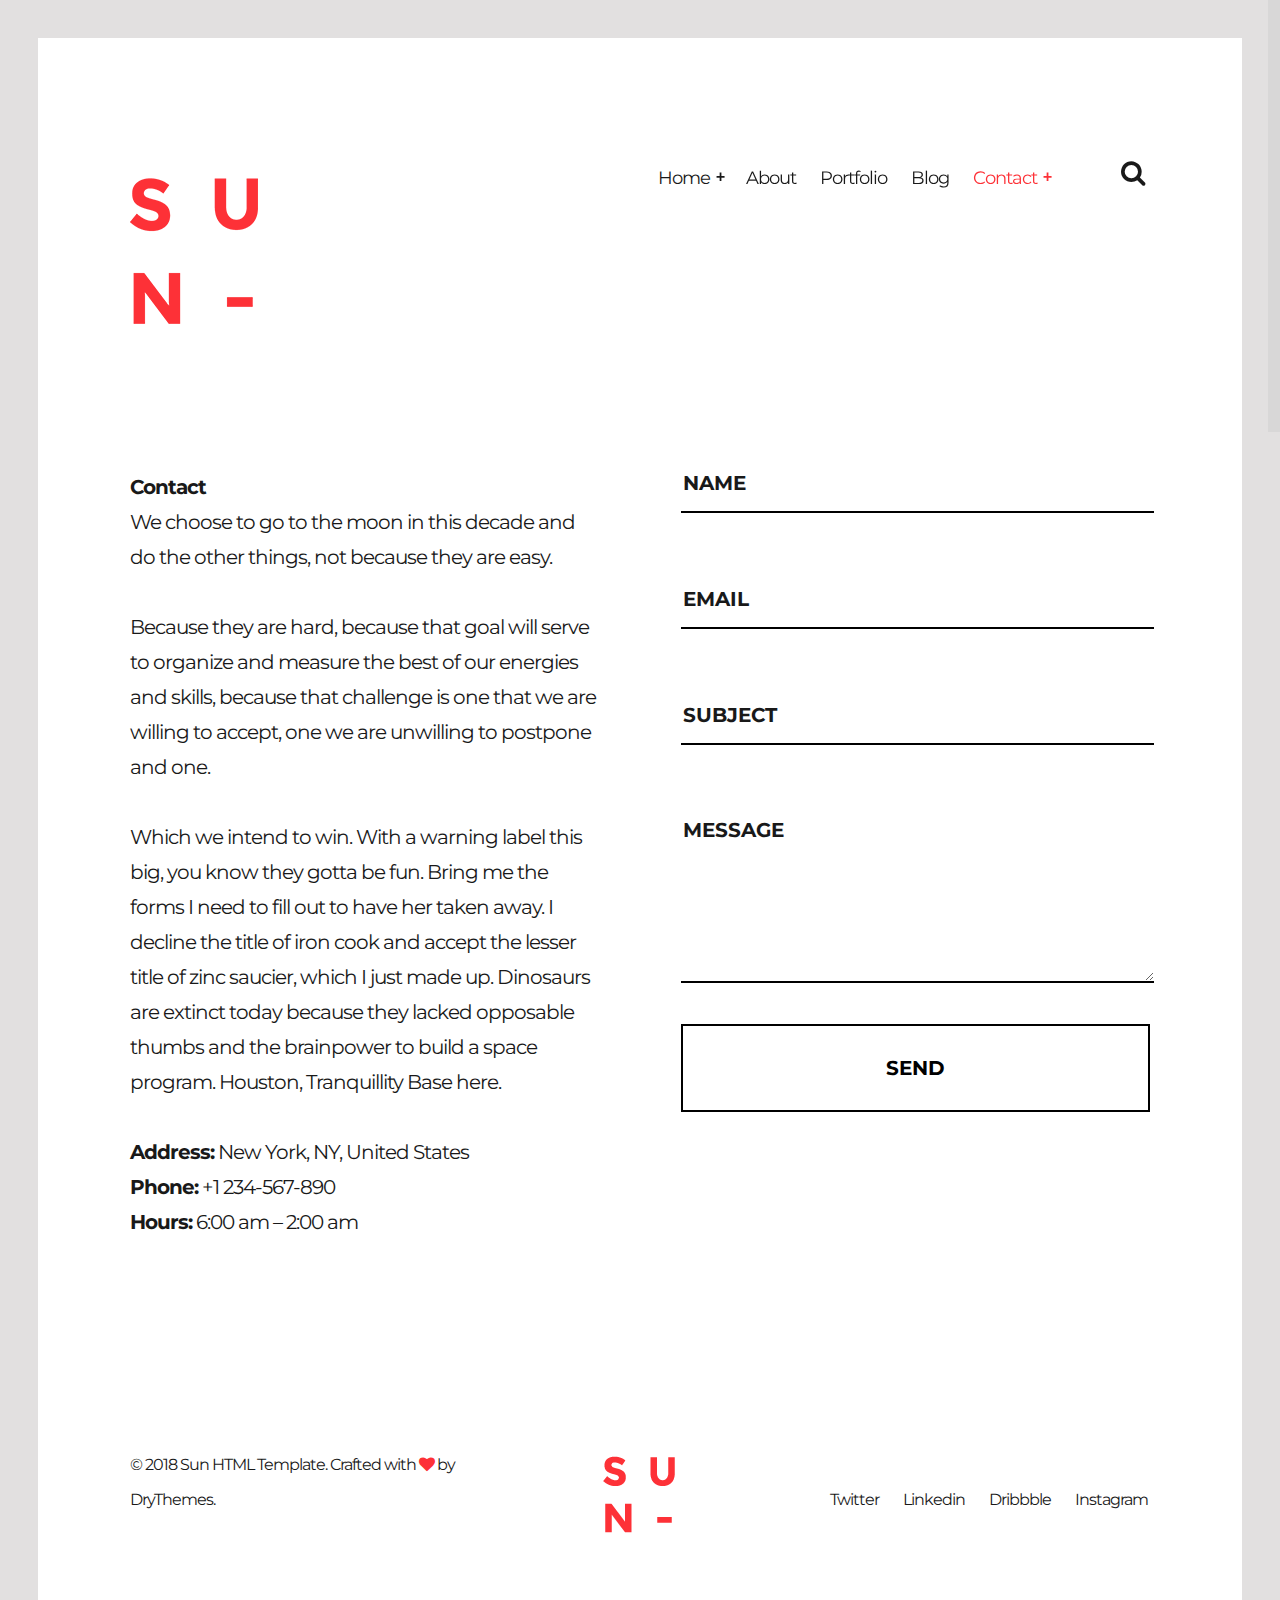
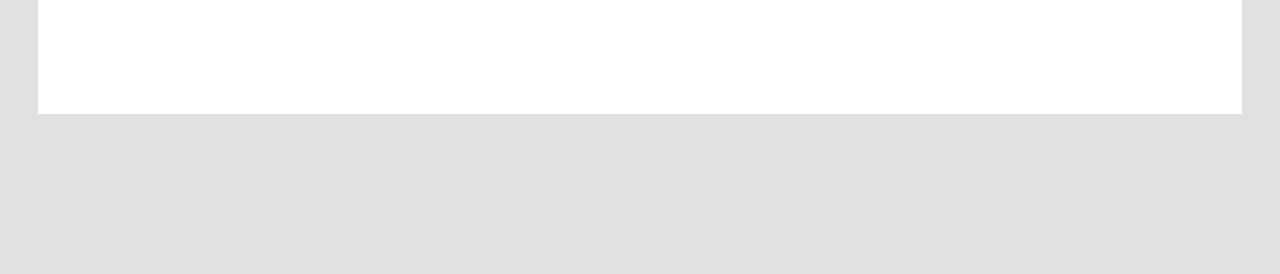
<file: contact.html>
<!DOCTYPE HTML>
<html lang="en-US">
    <head>
        <title>Sun - Html Responsive Template</title>
        <meta http-equiv="Content-Type" content="text/html; charset=UTF-8">
        <meta name="description" content="Template by Dry Themes" />
        <meta name="keywords" content="HTML, CSS, JavaScript, PHP" />
        <meta name="author" content="DryThemes" />
        <meta name="viewport" content="width=device-width, initial-scale=1, maximum-scale=1">

        <link rel="shortcut icon" href="images/favicon.png" />    
        <link href='http://fonts.googleapis.com/css?family=Montserrat:400,700%7CPT+Serif:400,700' rel='stylesheet' type='text/css'>	
        <link rel="stylesheet" type="text/css"  href='css/clear.css' />
        <link rel="stylesheet" type="text/css"  href='css/common.css' />
        <link rel="stylesheet" type="text/css"  href='css/font-awesome.min.css' />
        <link rel="stylesheet" type="text/css"  href='css/carouFredSel.css' />
        <link rel="stylesheet" type="text/css"  href='css/prettyPhoto.css' />        
        <link rel="stylesheet" type="text/css"  href='css/sm-clean.css' />        
        <link rel="stylesheet" type="text/css"  href='style.css' />

        <!--[if lt IE 9]>
                <script src="js/html5shiv.js"></script>                
                <script src="js/respond.min.js"></script>                
        <![endif]-->

    </head>
    <body class="page">

        <table class="doc-loader">
            <tbody>
                <tr>
                    <td>
                        <img src="images/ajax-document-loader.gif" alt="Loading...">                    
                    </td>
                </tr>
            </tbody>
        </table>   

        <div class="header-search">
            <div class="content-1330 center-relative">
                <form class="search-form">
                    <label>		
                        <input type="search" class="search-field" placeholder="Search ..." value="" name="s" title="Search for:">                        
                    </label>    
                </form>               
            </div>
        </div>


        <div class="body-wrapper">           
            <div class="content-1330 header-holder center-relative">
                <div class="header-logo left">

                    <h1 class="site-title">
                        <a href="index.html">
                            <img src="images/sunDefaultLogo.png" alt="Sun-">
                        </a>               
                    </h1>

                </div>

                <div class="header-menu right">
                    <nav id="header-main-menu" class="left">
                        <ul class="main-menu sm sm-clean">
                            <li>
                                <a href="index.html">Home</a>
                                <ul class="sub-menu">
                                    <li>
                                        <a href="index-image.html">Home & Image</a>
                                    </li>
                                    <li>
                                        <a href="index-slider.html">Home & Slider</a>
                                    </li>
                                    <li>
                                        <a href="index-blog.html">Home & Blog</a>
                                    </li>
                                    <li>
                                        <a href="index-video.html">Home & Video</a>
                                    </li>
                                </ul>
                            </li>
                            <li>
                                <a href="about.html">About</a>
                            </li>
                            <li>
                                <a href="portfolio.html">Portfolio</a>
                            </li>
                            <li>
                                <a href="blog.html">Blog</a>
                            </li>        
                            <li>
                                <a href="contact.html">Contact</a>
                                <ul class="sub-menu">
                                    <li>
                                        <a href="contact-map.html">Contact & Map</a>
                                    </li>                                    
                                </ul>
                            </li>
                        </ul>
                    </nav>
                    <div class="toggle-holder relative right">
                        <div id="toggle">
                            <i class="fa fa-search"></i>                      
                        </div>
                    </div>
                    <div class="clear"></div>							
                </div>
                <div class="clear"></div>
            </div>

            <div id="content" class="site-content">
                <article>
                    <div class="content-1330 center-relative">
                        <div class="one_half">
                            <strong>Contact</strong>
                            <br>
                            <p>We choose to go to the moon in this decade and do the other things, not because they are easy.</p>
                            <p>&nbsp;</p>
                            <p>Because they are hard, because that goal will serve to organize and measure the best of our energies and skills, because that challenge is one that we are willing to accept, one we are unwilling to postpone and one.</p>
                            <p>&nbsp;</p>
                            <p>Which we intend to win. With a warning label this big, you know they gotta be fun. Bring me the forms I need to fill out to have her taken away. I decline the title of iron cook and accept the lesser title of zinc saucier, which I just made up. Dinosaurs are extinct today because they lacked opposable thumbs and the brainpower to build a space program. Houston, Tranquillity Base here.</p>
                            <p>&nbsp;</p>
                            <p>
                                <strong>Address:</strong>&nbsp;New York, NY, United States<br>
                                <strong>Phone:</strong> +1 234-567-890<br>
                                <strong>Hours:</strong> 6:00 am – 2:00 am<br>
                            </p>
                        </div>

                        <div class="one_half last">
                            <div class="contact-form">                            
                                <p><input id="name" type="text" name="your-name" placeholder="Name"></p>
                                <p><input id="contact-email" type="email" name="your-email" placeholder="Email"></p>
                                <p><input id="subject" type="text" name="your-subject" placeholder="Subject"></p>
                                <p><textarea id="message" name="your-message" placeholder="Message"></textarea></p>
                                <p><input type="submit" onClick="SendMail()" value="SEND"></p>                                 
                            </div>  
                        </div>
                        <div class="clear"></div>
                    </div>
                </article>


            </div>

            <!--Footer-->

            <footer class="footer">
                <div class="content-1330 center-relative">			
                    <ul>
                        <li class="left-footer-content">
                            © 2018 Sun HTML Template. Crafted with <i class="fa fa-heart"></i> by <a href="http://drythemes.com">DryThemes</a>.            
                        </li>
                        <li class="center-footer-content">                
                            <a href="index.html">
                                <img src="images/sunDefaultLogoFooter.png" alt="Sun-">
                            </a>                
                        </li>
                        <li class="right-footer-contnet">
                            <a href="#">Twitter</a>
                            <a href="#">Linkedin</a>
                            <a href="#">Dribbble</a>
                            <a href="#">Instagram</a>            
                        </li>
                        <li class="left-footer-content mobile">
                            <!-- Link back to Colorlib can't be removed. Template is licensed under CC BY 3.0. -->
Copyright &copy;<script>document.write(new Date().getFullYear());</script> All rights reserved | This template is made with <i class="fa fa-heart-o" aria-hidden="true"></i> by <a href="https://colorlib.com" target="_blank">Colorlib</a>
<!-- Link back to Colorlib can't be removed. Template is licensed under CC BY 3.0. -->
                        </li>
                    </ul>
                </div>
            </footer>

            <!-- End .body-border -->
        </div>



        <!--Load JavaScript-->
        <script src="js/jquery.js"></script>			                                       
        <script src='js/jquery.fitvids.js'></script>
        <script src='js/jquery.smartmenus.min.js'></script>        
        <script src='js/imagesloaded.pkgd.js'></script>        
        <script src='js/isotope.pkgd.js'></script>        
        <script src='js/jquery.carouFredSel-6.0.0-packed.js'></script>
        <script src='js/jquery.mousewheel.min.js'></script>
        <script src='js/jquery.touchSwipe.min.js'></script>
        <script src='js/jquery.easing.1.3.js'></script>
        <script src='js/jquery.prettyPhoto.js'></script>        
        <script src='js/jquery.ba-throttle-debounce.min.js'></script>                
        <script src='js/jquery.nicescroll.min.js'></script>
        <script src='js/main.js'></script>
    </body>
</html>
</file>
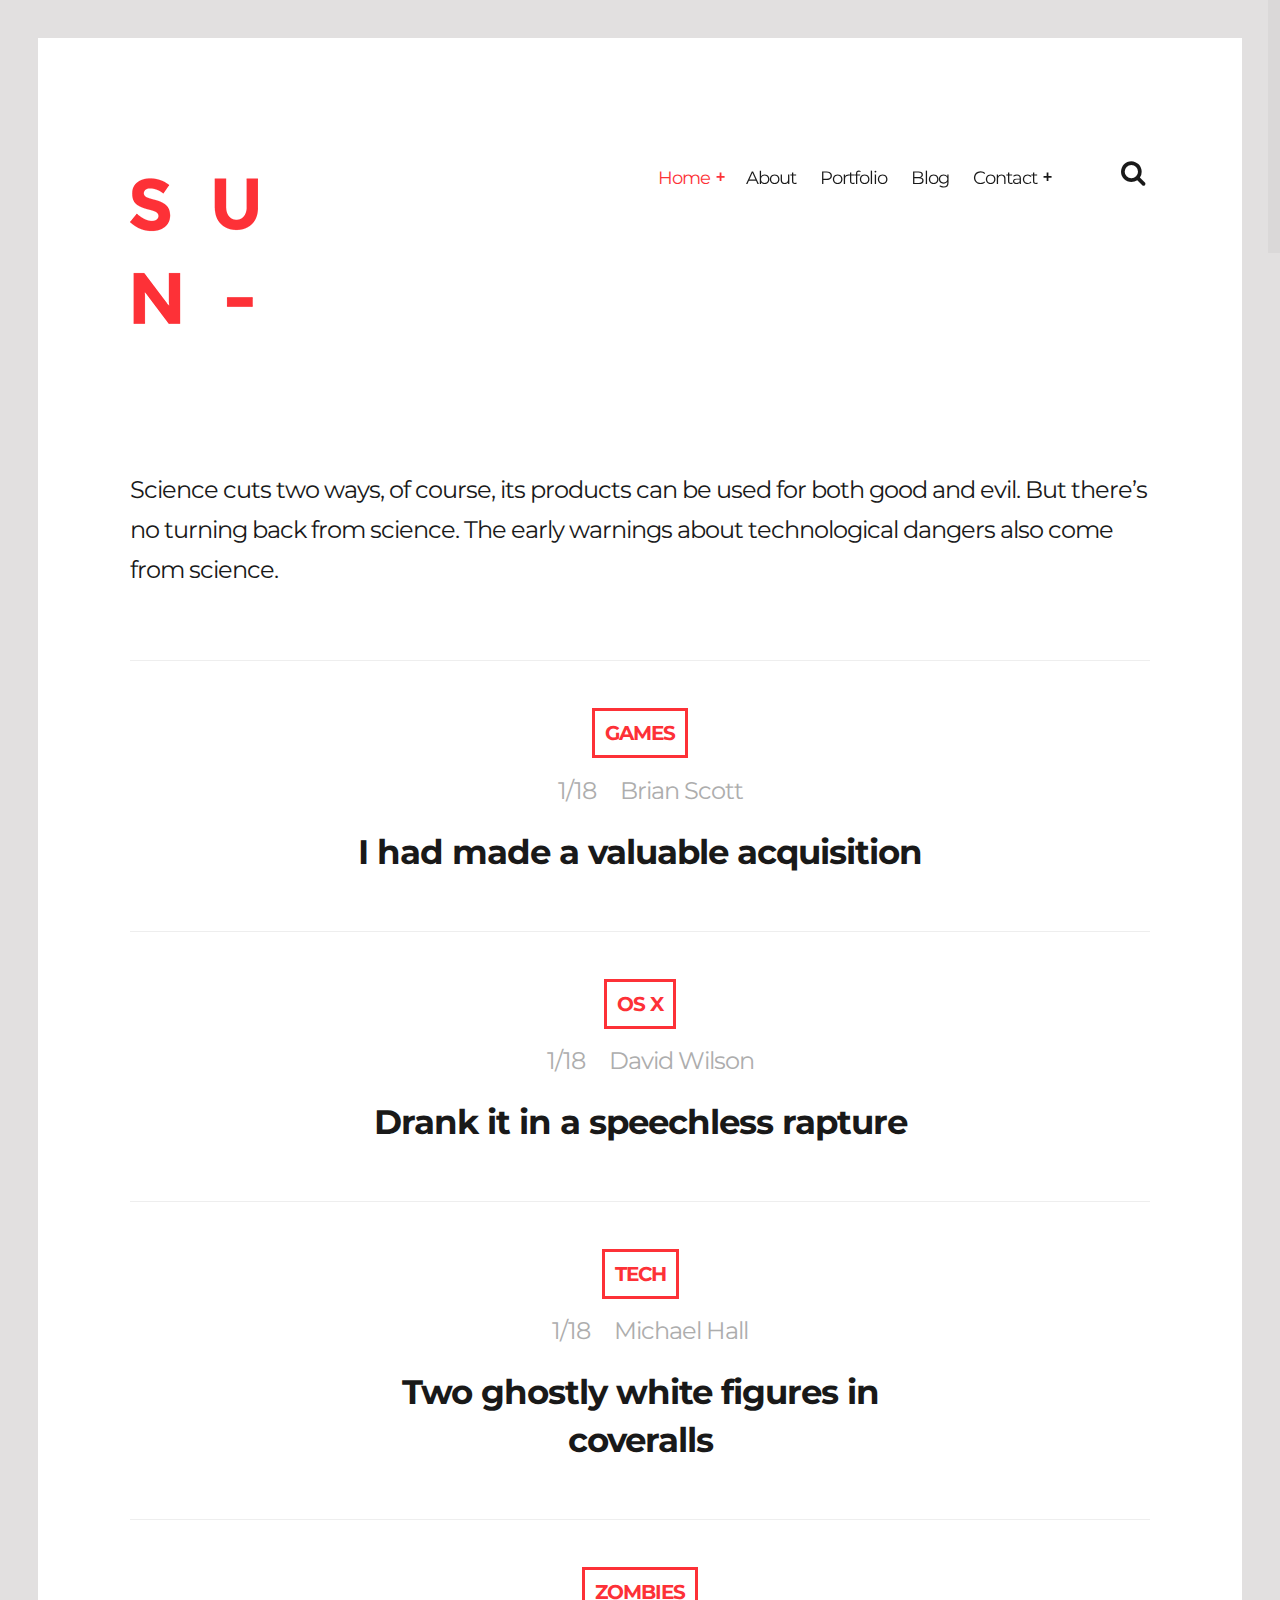
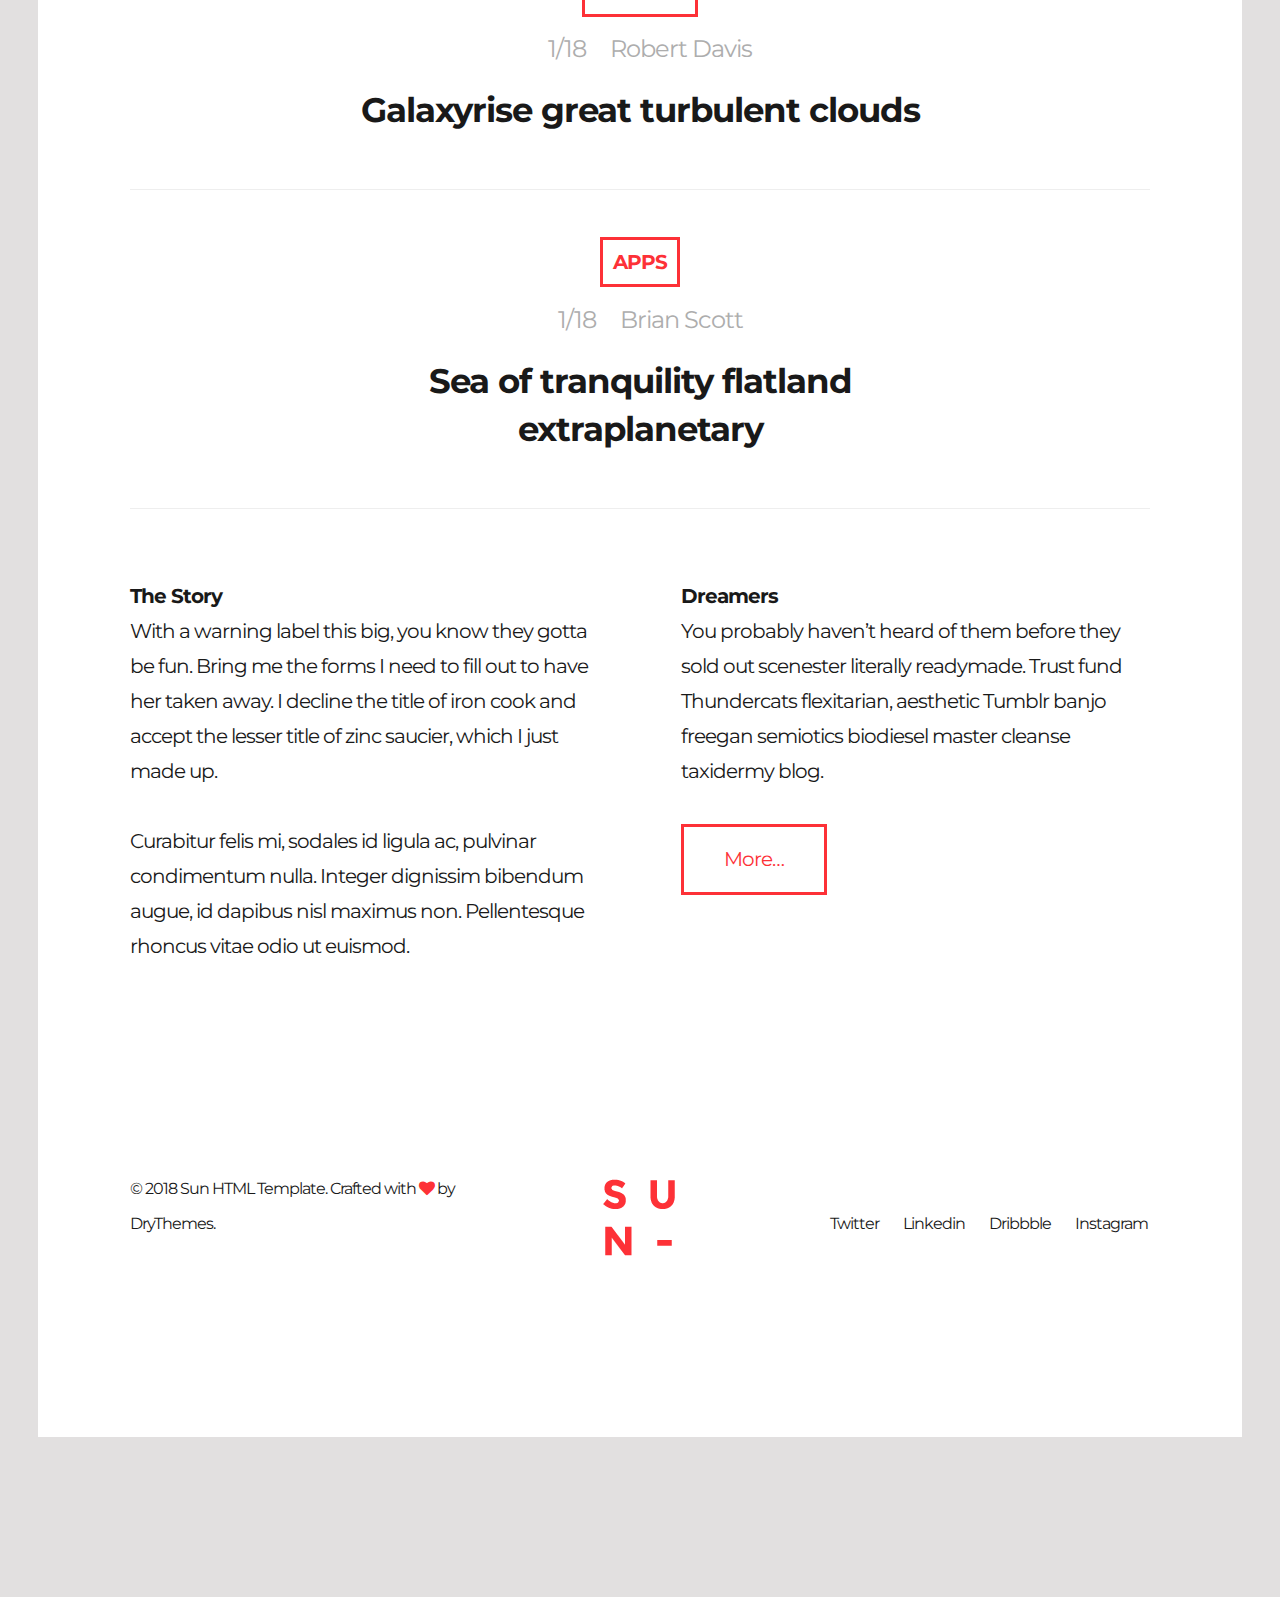
<file: index-blog.html>
<!DOCTYPE HTML>
<html lang="en-US">
    <head>
        <title>Sun - Html Responsive Template</title>
        <meta http-equiv="Content-Type" content="text/html; charset=UTF-8">
        <meta name="description" content="Template by Dry Themes" />
        <meta name="keywords" content="HTML, CSS, JavaScript, PHP" />
        <meta name="author" content="DryThemes" />
        <meta name="viewport" content="width=device-width, initial-scale=1, maximum-scale=1">

        <link rel="shortcut icon" href="images/favicon.png" />    
        <link href='http://fonts.googleapis.com/css?family=Montserrat:400,700%7CPT+Serif:400,700' rel='stylesheet' type='text/css'>	
        <link rel="stylesheet" type="text/css"  href='css/clear.css' />
        <link rel="stylesheet" type="text/css"  href='css/common.css' />
        <link rel="stylesheet" type="text/css"  href='css/font-awesome.min.css' />
        <link rel="stylesheet" type="text/css"  href='css/carouFredSel.css' />
        <link rel="stylesheet" type="text/css"  href='css/prettyPhoto.css' />        
        <link rel="stylesheet" type="text/css"  href='css/sm-clean.css' />        
        <link rel="stylesheet" type="text/css"  href='style.css' />

        <!--[if lt IE 9]>
                <script src="js/html5shiv.js"></script>                
                <script src="js/respond.min.js"></script>                
        <![endif]-->

    </head>
    <body class="page">

        <table class="doc-loader">
            <tbody>
                <tr>
                    <td>
                        <img src="images/ajax-document-loader.gif" alt="Loading...">                    
                    </td>
                </tr>
            </tbody>
        </table>   

        <div class="header-search">
            <div class="content-1330 center-relative">
                <form class="search-form">
                    <label>		
                        <input type="search" class="search-field" placeholder="Search ..." value="" name="s" title="Search for:">                        
                    </label>    
                </form>               
            </div>
        </div>


        <div class="body-wrapper">           
            <div class="content-1330 header-holder center-relative">
                <div class="header-logo left">

                    <h1 class="site-title">
                        <a href="index.html">
                            <img src="images/sunDefaultLogo.png" alt="Sun-">
                        </a>               
                    </h1>

                </div>

                <div class="header-menu right">
                    <nav id="header-main-menu" class="left">
                        <ul class="main-menu sm sm-clean">
                            <li>
                                <a href="index.html">Home</a>
                                <ul class="sub-menu">
                                    <li>
                                        <a href="index-image.html">Home & Image</a>
                                    </li>
                                    <li>
                                        <a href="index-slider.html">Home & Slider</a>
                                    </li>
                                    <li>
                                        <a href="index-blog.html">Home & Blog</a>
                                    </li>
                                    <li>
                                        <a href="index-video.html">Home & Video</a>
                                    </li>
                                </ul>
                            </li>
                            <li>
                                <a href="about.html">About</a>
                            </li>
                            <li>
                                <a href="portfolio.html">Portfolio</a>
                            </li>
                            <li>
                                <a href="blog.html">Blog</a>
                            </li>        
                            <li>
                                <a href="contact.html">Contact</a>
                                <ul class="sub-menu">
                                    <li>
                                        <a href="contact-map.html">Contact & Map</a>
                                    </li>                                    
                                </ul>
                            </li>
                        </ul>
                    </nav>
                    <div class="toggle-holder relative right">
                        <div id="toggle">
                            <i class="fa fa-search"></i>                      
                        </div>
                    </div>
                    <div class="clear"></div>							
                </div>
                <div class="clear"></div>
            </div>

            <div id="content" class="site-content">
                <article>
                    <div class="content-1330 center-relative">
                        <div class="page-desc">
                            Science cuts two ways, of course, its products can be used for both good and evil. But there’s no turning back from science. The early warnings about technological dangers also come from science.
                        </div>
                        <div class="clear"></div>
                        <p>&nbsp;</p>
                        <p>&nbsp;</p>
                        <div class="blog-holder block center-relative content-1330">

                            <div class="post-border center-relative block"></div>

                            <article class="relative blog-item-holder center-relative">
                                <div class="cat-links">
                                    <ul>
                                        <li>
                                            <a href="#">GAMES</a>
                                        </li>
                                    </ul>
                                </div>
                                <div class="entry-date published">1/18</div>
                                <div class="author vcard">Brian Scott</div>
                                <h2 class="entry-title">
                                    <a href="single.html">I had made a valuable acquisition</a>
                                </h2>
                                <div class="clear"></div>
                            </article>

                            <div class="post-border center-relative block"></div>

                            <article class="relative blog-item-holder center-relative">
                                <div class="cat-links">
                                    <ul>
                                        <li>
                                            <a href="#">OS X</a>
                                        </li>
                                    </ul>
                                </div>
                                <div class="entry-date published">1/18</div>
                                <div class="author vcard">David Wilson</div>
                                <h2 class="entry-title">
                                    <a href="single.html">Drank it in a speechless rapture</a>
                                </h2>
                                <div class="clear"></div>
                            </article>

                            <div class="post-border center-relative block"></div>

                            <article class="relative blog-item-holder center-relative">
                                <div class="cat-links">
                                    <ul>
                                        <li>
                                            <a href="#">TECH</a>
                                        </li>
                                    </ul>
                                </div>
                                <div class="entry-date published">1/18</div>
                                <div class="author vcard">Michael Hall</div>
                                <h2 class="entry-title">
                                    <a href="single.html">Two ghostly white figures in coveralls</a>
                                </h2>
                                <div class="clear"></div>
                            </article>

                            <div class="post-border center-relative block"></div>

                            <article class="relative blog-item-holder center-relative">
                                <div class="cat-links">
                                    <ul>
                                        <li>
                                            <a href="#">ZOMBIES</a>
                                        </li>
                                    </ul>
                                </div>
                                <div class="entry-date published">1/18</div>
                                <div class="author vcard">Robert Davis</div>
                                <h2 class="entry-title">
                                    <a href="single.html">Galaxyrise great turbulent clouds</a>
                                </h2>
                                <div class="clear"></div>
                            </article>

                            <div class="post-border center-relative block"></div>

                            <article class="relative blog-item-holder center-relative">
                                <div class="cat-links">
                                    <ul>
                                        <li>
                                            <a href="#">APPS</a>
                                        </li>
                                    </ul>
                                </div>
                                <div class="entry-date published">1/18</div>
                                <div class="author vcard">Brian Scott</div>
                                <h2 class="entry-title">
                                    <a href="single.html">Sea of tranquility flatland extraplanetary</a>
                                </h2>
                                <div class="clear"></div>
                            </article>

                            <div class="post-border center-relative block"></div>

                        </div>

                        <p>&nbsp;</p>
                        <p>&nbsp;</p>
                        <div class="one_half">
                            <strong>The Story</strong>
                            <br>
                            With a warning label this big, you know they gotta be fun. Bring me the forms I need to fill out to have her taken away. I decline the title of iron cook and accept the lesser title of zinc
                            saucier, which I just made up.
                            <p>&nbsp;</p>
                            <p>
                                Curabitur felis mi, sodales id ligula ac, pulvinar condimentum nulla. Integer dignissim bibendum augue, id dapibus nisl maximus non. Pellentesque rhoncus vitae odio ut euismod.
                            </p>
                        </div>
                        <div class="one_half last">
                            <strong>Dreamers</strong>
                            <br>
                            You probably haven’t heard of them before they sold out scenester literally readymade. Trust fund Thundercats flexitarian, aesthetic Tumblr banjo freegan semiotics biodiesel master cleanse taxidermy blog.
                            <p>&nbsp;</p>
                            <div class="text-left">
                                <a href="blog.html" target="_self" class="button">More…</a>
                            </div>
                        </div>
                        <div class="clear"></div>
                    </div>
                </article>
            </div>

            <!--Footer-->

            <footer class="footer">
                <div class="content-1330 center-relative">			
                    <ul>
                        <li class="left-footer-content">
                            © 2018 Sun HTML Template. Crafted with <i class="fa fa-heart"></i> by <a href="http://drythemes.com">DryThemes</a>.            
                        </li>
                        <li class="center-footer-content">                
                            <a href="index.html">
                                <img src="images/sunDefaultLogoFooter.png" alt="Sun-">
                            </a>                
                        </li>
                        <li class="right-footer-contnet">
                            <a href="#">Twitter</a>
                            <a href="#">Linkedin</a>
                            <a href="#">Dribbble</a>
                            <a href="#">Instagram</a>            
                        </li>
                        <li class="left-footer-content mobile">
                            <!-- Link back to Colorlib can't be removed. Template is licensed under CC BY 3.0. -->
Copyright &copy;<script>document.write(new Date().getFullYear());</script> All rights reserved | This template is made with <i class="fa fa-heart-o" aria-hidden="true"></i> by <a href="https://colorlib.com" target="_blank">Colorlib</a>
<!-- Link back to Colorlib can't be removed. Template is licensed under CC BY 3.0. -->
                        </li>
                    </ul>
                </div>
            </footer>

            <!-- End .body-border -->
        </div>



        <!--Load JavaScript-->
        <script src="js/jquery.js"></script>			                                       
        <script src='js/jquery.fitvids.js'></script>
        <script src='js/jquery.smartmenus.min.js'></script>        
        <script src='js/imagesloaded.pkgd.js'></script>        
        <script src='js/isotope.pkgd.js'></script>        
        <script src='js/jquery.carouFredSel-6.0.0-packed.js'></script>
        <script src='js/jquery.mousewheel.min.js'></script>
        <script src='js/jquery.touchSwipe.min.js'></script>
        <script src='js/jquery.easing.1.3.js'></script>
        <script src='js/jquery.prettyPhoto.js'></script>        
        <script src='js/jquery.ba-throttle-debounce.min.js'></script>                
        <script src='js/jquery.nicescroll.min.js'></script>
        <script src='js/main.js'></script>
    </body>
</html>
</file>
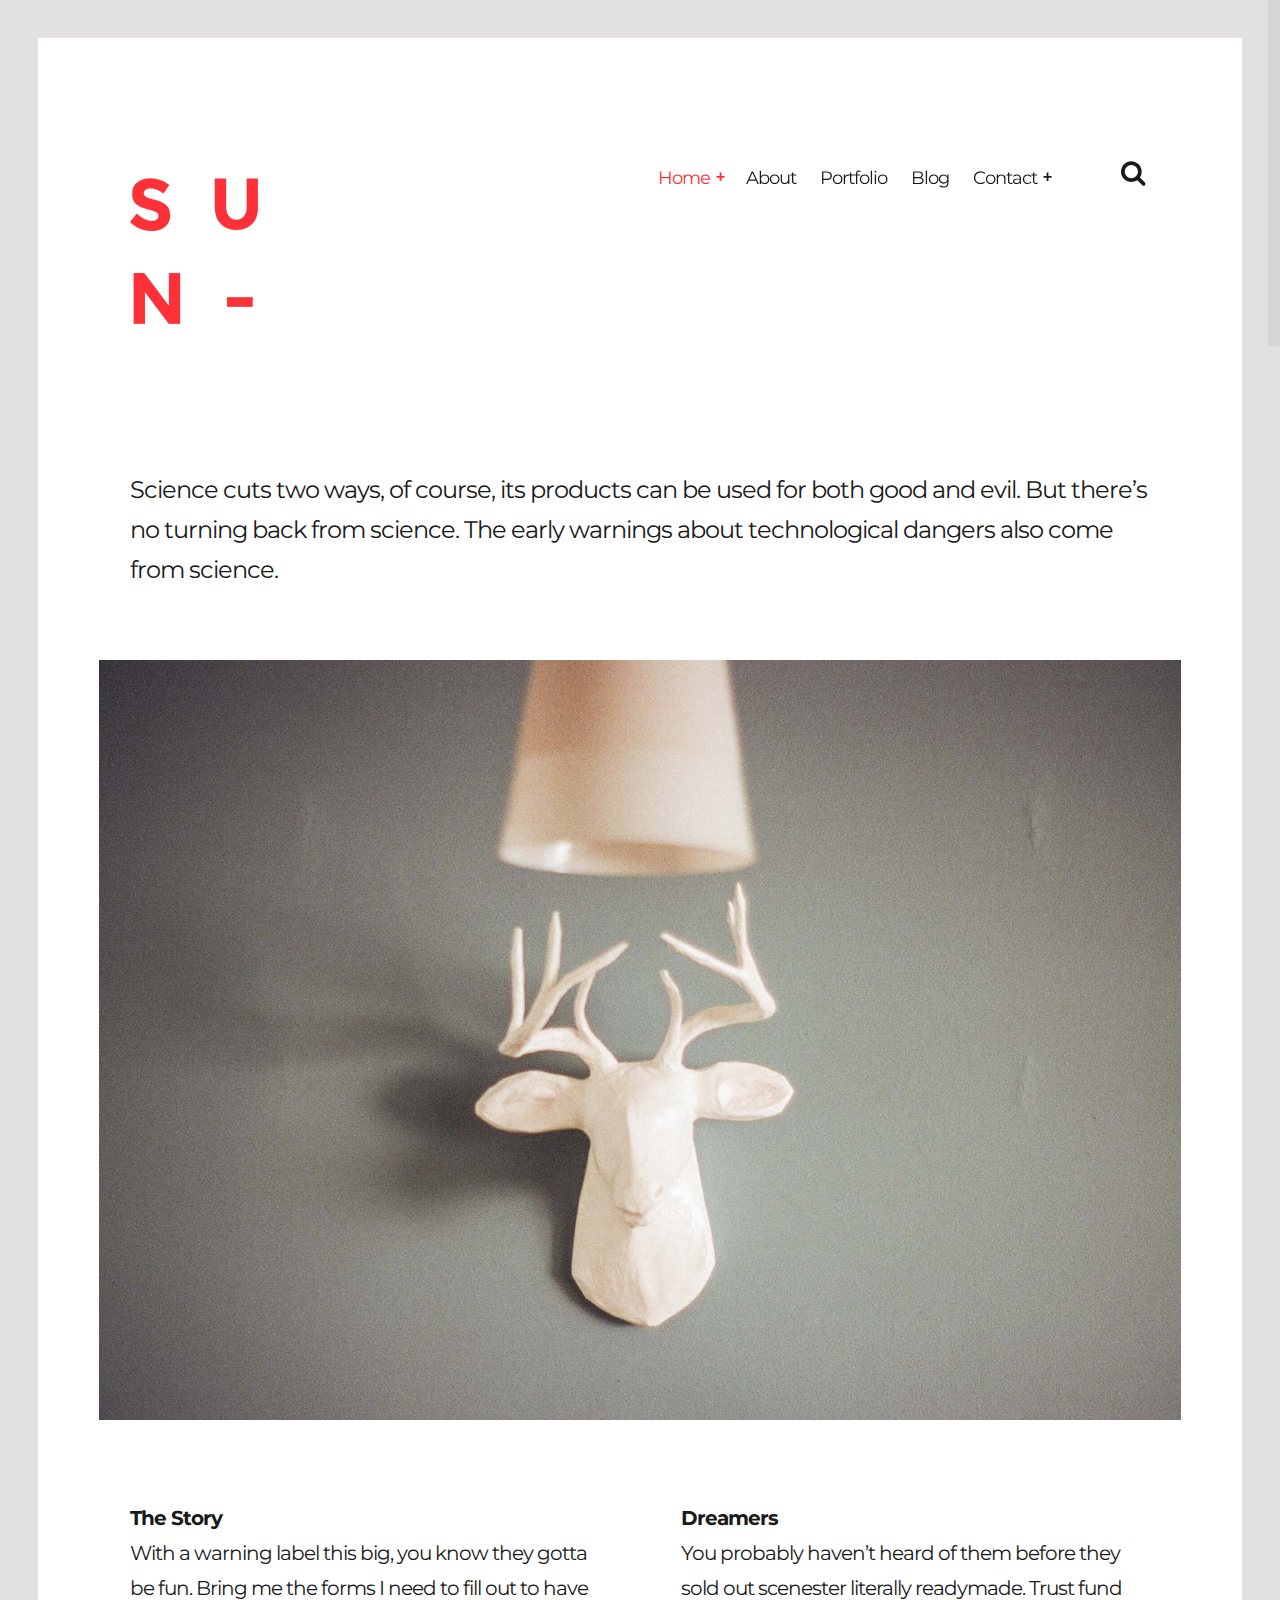
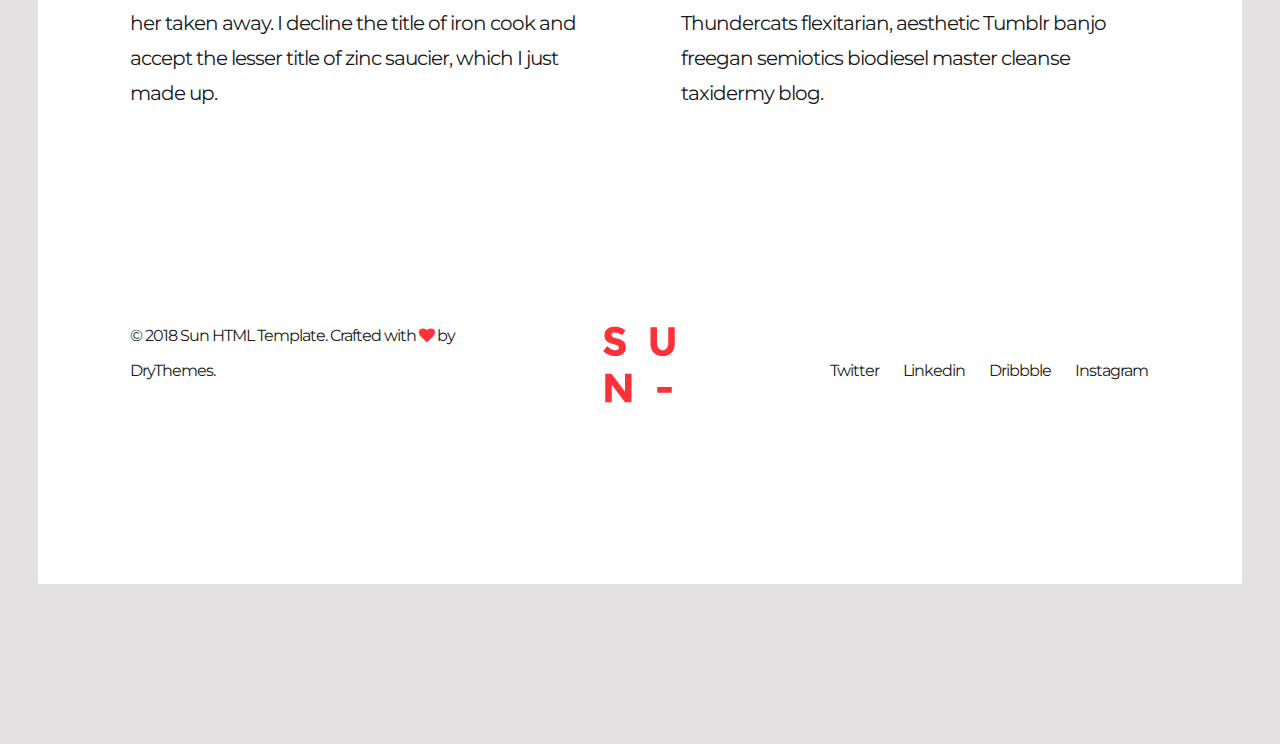
<file: index-image.html>
<!DOCTYPE HTML>
<html lang="en-US">
    <head>
        <title>Sun - Html Responsive Template</title>
        <meta http-equiv="Content-Type" content="text/html; charset=UTF-8">
        <meta name="description" content="Template by Dry Themes" />
        <meta name="keywords" content="HTML, CSS, JavaScript, PHP" />
        <meta name="author" content="DryThemes" />
        <meta name="viewport" content="width=device-width, initial-scale=1, maximum-scale=1">

        <link rel="shortcut icon" href="images/favicon.png" />    
        <link href='http://fonts.googleapis.com/css?family=Montserrat:400,700%7CPT+Serif:400,700' rel='stylesheet' type='text/css'>	
        <link rel="stylesheet" type="text/css"  href='css/clear.css' />
        <link rel="stylesheet" type="text/css"  href='css/common.css' />
        <link rel="stylesheet" type="text/css"  href='css/font-awesome.min.css' />
        <link rel="stylesheet" type="text/css"  href='css/carouFredSel.css' />
        <link rel="stylesheet" type="text/css"  href='css/prettyPhoto.css' />        
        <link rel="stylesheet" type="text/css"  href='css/sm-clean.css' />        
        <link rel="stylesheet" type="text/css"  href='style.css' />

        <!--[if lt IE 9]>
                <script src="js/html5shiv.js"></script>                
                <script src="js/respond.min.js"></script>                
        <![endif]-->

    </head>
    <body class="page">

        <table class="doc-loader">
            <tbody>
                <tr>
                    <td>
                        <img src="images/ajax-document-loader.gif" alt="Loading...">                    
                    </td>
                </tr>
            </tbody>
        </table>   

        <div class="header-search">
            <div class="content-1330 center-relative">
                <form class="search-form">
                    <label>		
                        <input type="search" class="search-field" placeholder="Search ..." value="" name="s" title="Search for:">                        
                    </label>    
                </form>               
            </div>
        </div>


        <div class="body-wrapper">           
            <div class="content-1330 header-holder center-relative">
                <div class="header-logo left">

                    <h1 class="site-title">
                        <a href="index.html">
                            <img src="images/sunDefaultLogo.png" alt="Sun-">
                        </a>               
                    </h1>

                </div>

                <div class="header-menu right">
                    <nav id="header-main-menu" class="left">
                        <ul class="main-menu sm sm-clean">
                            <li>
                                <a href="index.html">Home</a>
                                <ul class="sub-menu">
                                    <li>
                                        <a href="index-image.html">Home & Image</a>
                                    </li>
                                    <li>
                                        <a href="index-slider.html">Home & Slider</a>
                                    </li>
                                    <li>
                                        <a href="index-blog.html">Home & Blog</a>
                                    </li>
                                    <li>
                                        <a href="index-video.html">Home & Video</a>
                                    </li>
                                </ul>
                            </li>
                            <li>
                                <a href="about.html">About</a>
                            </li>
                            <li>
                                <a href="portfolio.html">Portfolio</a>
                            </li>
                            <li>
                                <a href="blog.html">Blog</a>
                            </li>        
                            <li>
                                <a href="contact.html">Contact</a>
                                <ul class="sub-menu">
                                    <li>
                                        <a href="contact-map.html">Contact & Map</a>
                                    </li>                                    
                                </ul>
                            </li>
                        </ul>
                    </nav>
                    <div class="toggle-holder relative right">
                        <div id="toggle">
                            <i class="fa fa-search"></i>                      
                        </div>
                    </div>
                    <div class="clear"></div>							
                </div>
                <div class="clear"></div>
            </div>

            <div id="content" class="site-content">
                <article>
                    <div class="content-1330 center-relative">
                        <div class="page-desc">
                            Science cuts two ways, of course, its products can be used for both good and evil. But there’s no turning back from science. The early warnings about technological dangers also come from science.
                        </div>
                        <div class="clear"></div>
                        <p>&nbsp;</p>
                        <p>&nbsp;</p>
                    </div>
                    
                    <div class="content-1530 center-relative block">
                        <img src="demo-images/home_img_01.jpg" alt="">
                    </div>
                    
                    <div class="content-1330 center-relative block">
                        <p>&nbsp;</p>
                        <p>&nbsp;</p>
                        <div class="one_half">
                            <strong>The Story</strong>
                            <br>
                            With a warning label this big, you know they gotta be fun. Bring me the forms I need to fill out to have her taken away. I decline the title of iron cook and accept the lesser title of zinc saucier, which I just made up.                            
                        </div>
                        <div class="one_half last">
                            <strong>Dreamers</strong>
                            <br>
                            You probably haven’t heard of them before they sold out scenester literally readymade. Trust fund Thundercats flexitarian, aesthetic Tumblr banjo freegan semiotics biodiesel master cleanse taxidermy blog.
                        </div>
                        <div class="clear"></div>
                    </div>
                </article>
            </div>

            <!--Footer-->

            <footer class="footer">
                <div class="content-1330 center-relative">			
                    <ul>
                        <li class="left-footer-content">
                            © 2018 Sun HTML Template. Crafted with <i class="fa fa-heart"></i> by <a href="http://drythemes.com">DryThemes</a>.            
                        </li>
                        <li class="center-footer-content">                
                            <a href="index.html">
                                <img src="images/sunDefaultLogoFooter.png" alt="Sun-">
                            </a>                
                        </li>
                        <li class="right-footer-contnet">
                            <a href="#">Twitter</a>
                            <a href="#">Linkedin</a>
                            <a href="#">Dribbble</a>
                            <a href="#">Instagram</a>            
                        </li>
                        <li class="left-footer-content mobile">
                            <!-- Link back to Colorlib can't be removed. Template is licensed under CC BY 3.0. -->
Copyright &copy;<script>document.write(new Date().getFullYear());</script> All rights reserved | This template is made with <i class="fa fa-heart-o" aria-hidden="true"></i> by <a href="https://colorlib.com" target="_blank">Colorlib</a>
<!-- Link back to Colorlib can't be removed. Template is licensed under CC BY 3.0. -->
                        </li>
                    </ul>
                </div>
            </footer>

            <!-- End .body-border -->
        </div>



        <!--Load JavaScript-->
        <script src="js/jquery.js"></script>			                                       
        <script src='js/jquery.fitvids.js'></script>
        <script src='js/jquery.smartmenus.min.js'></script>        
        <script src='js/imagesloaded.pkgd.js'></script>        
        <script src='js/isotope.pkgd.js'></script>        
        <script src='js/jquery.carouFredSel-6.0.0-packed.js'></script>
        <script src='js/jquery.mousewheel.min.js'></script>
        <script src='js/jquery.touchSwipe.min.js'></script>
        <script src='js/jquery.easing.1.3.js'></script>
        <script src='js/jquery.prettyPhoto.js'></script>        
        <script src='js/jquery.ba-throttle-debounce.min.js'></script>                
        <script src='js/jquery.nicescroll.min.js'></script>
        <script src='js/main.js'></script>
    </body>
</html>
</file>
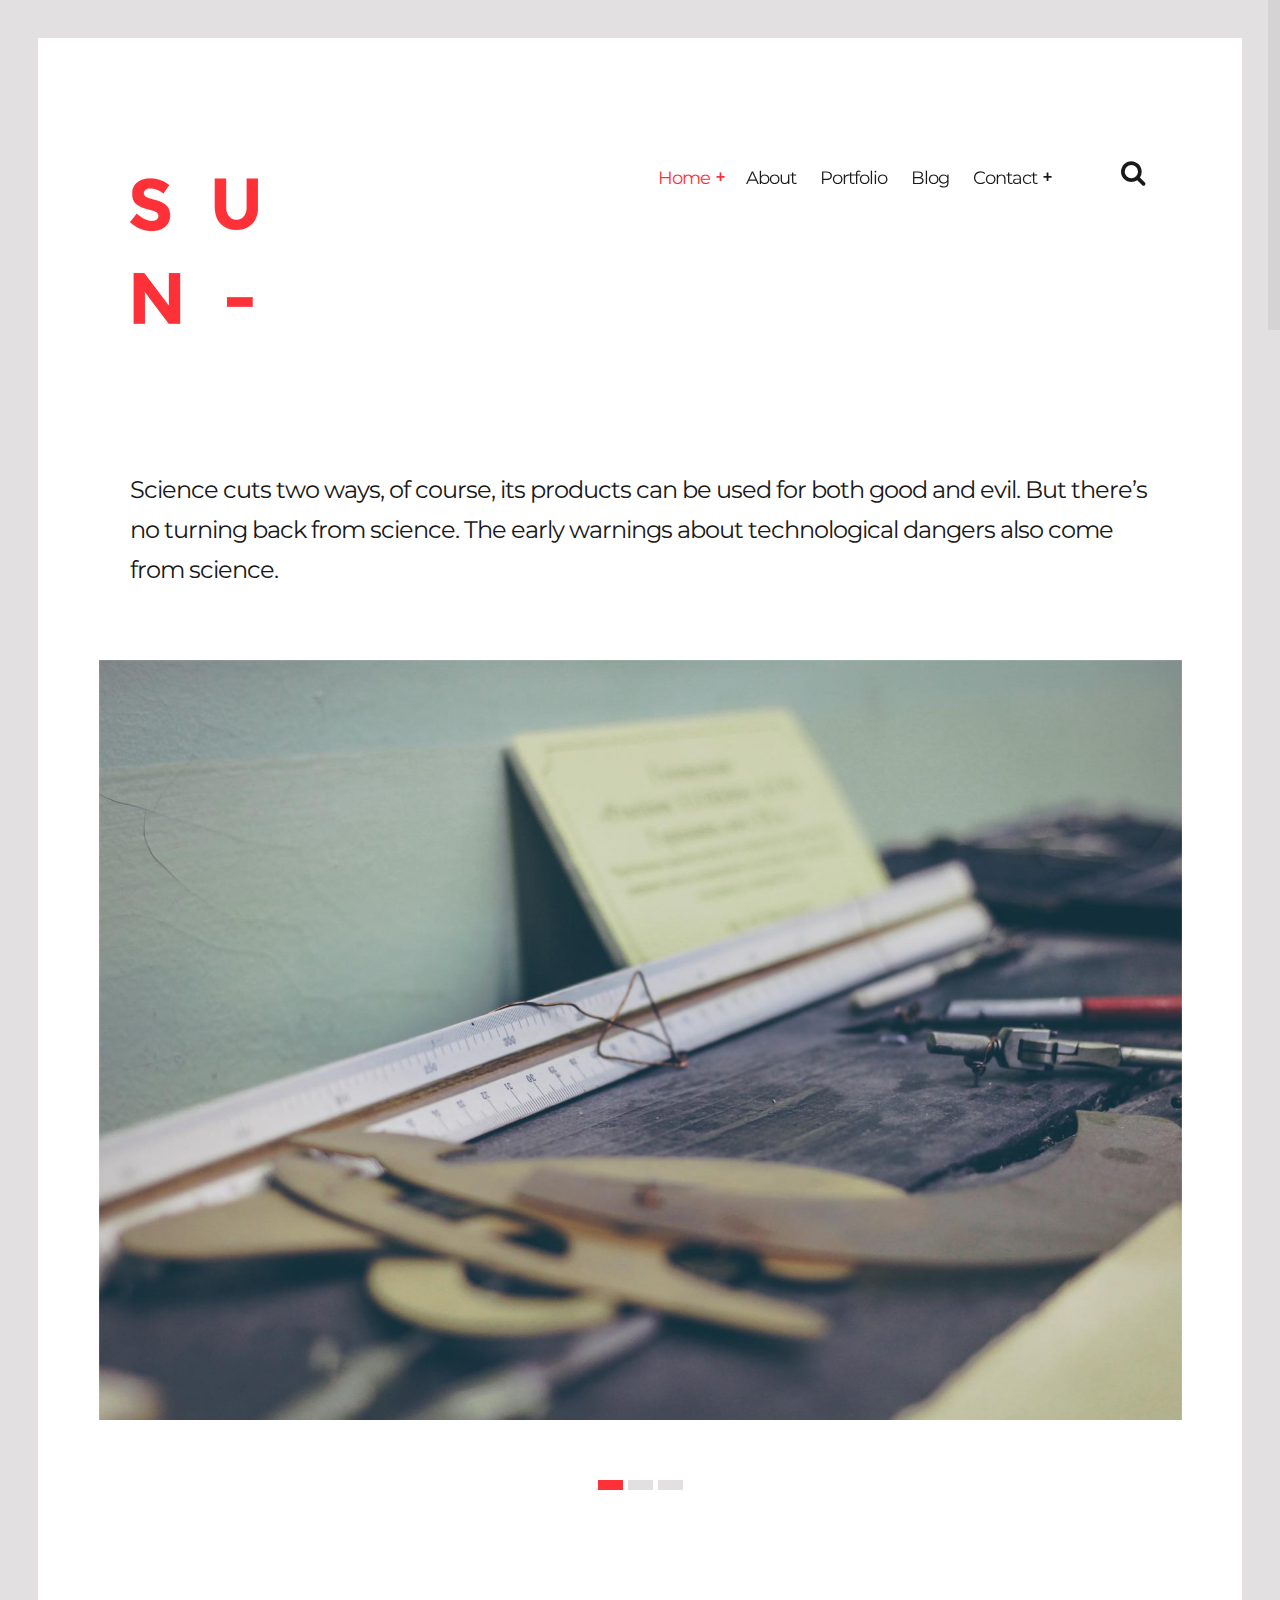
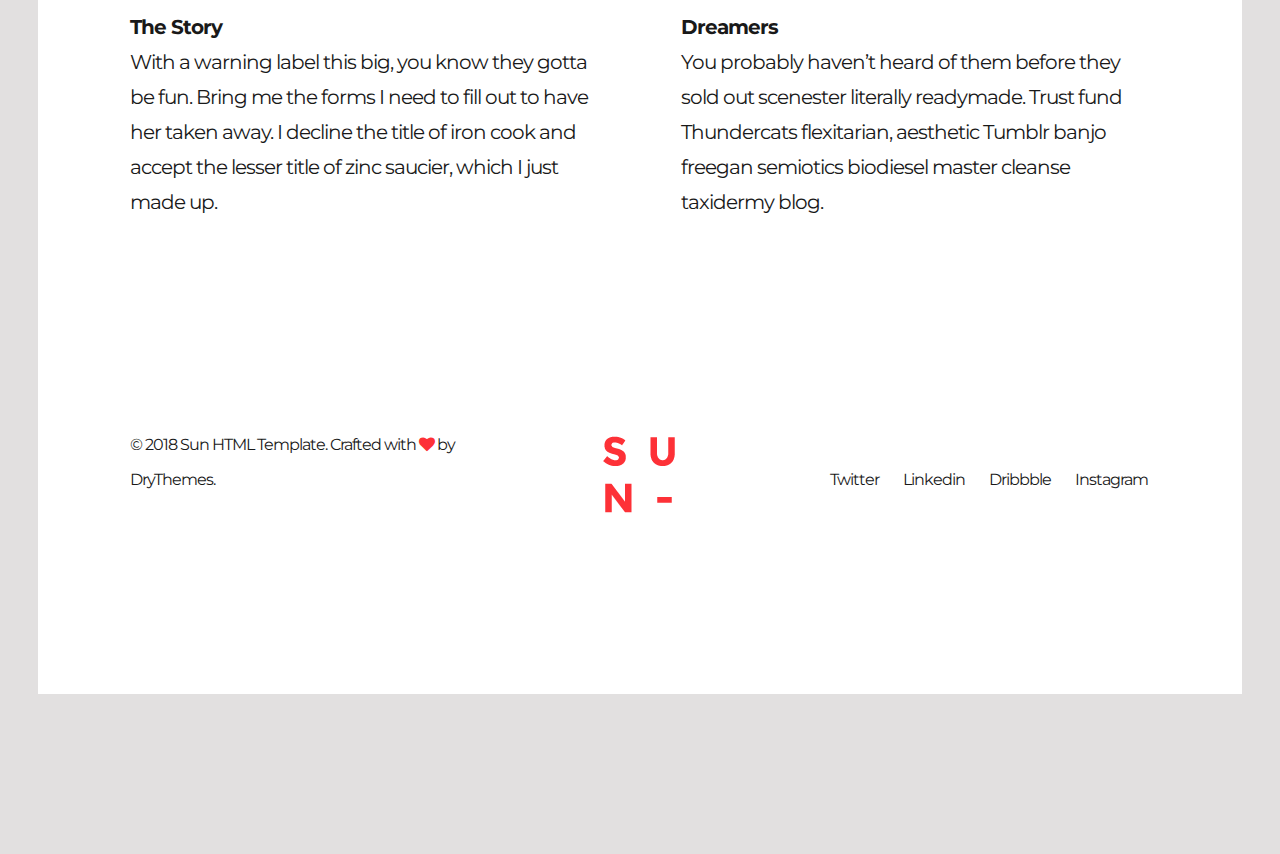
<file: index-slider.html>
<!DOCTYPE HTML>
<html lang="en-US">
    <head>
        <title>Sun - Html Responsive Template</title>
        <meta http-equiv="Content-Type" content="text/html; charset=UTF-8">
        <meta name="description" content="Template by Dry Themes" />
        <meta name="keywords" content="HTML, CSS, JavaScript, PHP" />
        <meta name="author" content="DryThemes" />
        <meta name="viewport" content="width=device-width, initial-scale=1, maximum-scale=1">

        <link rel="shortcut icon" href="images/favicon.png" />    
        <link href='http://fonts.googleapis.com/css?family=Montserrat:400,700%7CPT+Serif:400,700' rel='stylesheet' type='text/css'>	
        <link rel="stylesheet" type="text/css"  href='css/clear.css' />
        <link rel="stylesheet" type="text/css"  href='css/common.css' />
        <link rel="stylesheet" type="text/css"  href='css/font-awesome.min.css' />
        <link rel="stylesheet" type="text/css"  href='css/carouFredSel.css' />
        <link rel="stylesheet" type="text/css"  href='css/prettyPhoto.css' />        
        <link rel="stylesheet" type="text/css"  href='css/sm-clean.css' />        
        <link rel="stylesheet" type="text/css"  href='style.css' />

        <!--[if lt IE 9]>
                <script src="js/html5shiv.js"></script>                
                <script src="js/respond.min.js"></script>                
        <![endif]-->

    </head>
    <body class="page">

        <table class="doc-loader">
            <tbody>
                <tr>
                    <td>
                        <img src="images/ajax-document-loader.gif" alt="Loading...">                    
                    </td>
                </tr>
            </tbody>
        </table>   

        <div class="header-search">
            <div class="content-1330 center-relative">
                <form class="search-form">
                    <label>		
                        <input type="search" class="search-field" placeholder="Search ..." value="" name="s" title="Search for:">                        
                    </label>    
                </form>               
            </div>
        </div>


        <div class="body-wrapper">           
            <div class="content-1330 header-holder center-relative">
                <div class="header-logo left">

                    <h1 class="site-title">
                        <a href="index.html">
                            <img src="images/sunDefaultLogo.png" alt="Sun-">
                        </a>               
                    </h1>

                </div>

                <div class="header-menu right">
                    <nav id="header-main-menu" class="left">
                        <ul class="main-menu sm sm-clean">
                            <li>
                                <a href="index.html">Home</a>
                                <ul class="sub-menu">
                                    <li>
                                        <a href="index-image.html">Home & Image</a>
                                    </li>
                                    <li>
                                        <a href="index-slider.html">Home & Slider</a>
                                    </li>
                                    <li>
                                        <a href="index-blog.html">Home & Blog</a>
                                    </li>
                                    <li>
                                        <a href="index-video.html">Home & Video</a>
                                    </li>
                                </ul>
                            </li>
                            <li>
                                <a href="about.html">About</a>
                            </li>
                            <li>
                                <a href="portfolio.html">Portfolio</a>
                            </li>
                            <li>
                                <a href="blog.html">Blog</a>
                            </li>        
                            <li>
                                <a href="contact.html">Contact</a>
                                <ul class="sub-menu">
                                    <li>
                                        <a href="contact-map.html">Contact & Map</a>
                                    </li>                                    
                                </ul>
                            </li>
                        </ul>
                    </nav>
                    <div class="toggle-holder relative right">
                        <div id="toggle">
                            <i class="fa fa-search"></i>                      
                        </div>
                    </div>
                    <div class="clear"></div>							
                </div>
                <div class="clear"></div>
            </div>

            <div id="content" class="site-content">
                <article>
                    <div class="content-1330 center-relative">
                        <div class="page-desc">
                            Science cuts two ways, of course, its products can be used for both good and evil. But there’s no turning back from science. The early warnings about technological dangers also come from science.
                        </div>
                        <div class="clear"></div>
                        <p>&nbsp;</p>
                        <p>&nbsp;</p>
                    </div>

                    <div class="content-1530 center-relative block">
                        <script>
                            var slider1_speed = "500";
                            var slider1_auto = "true";
                            var slider1_pagination = "true";
                            var slider1_hover = "true";
                        </script>
                        <div class="image-slider-wrapper">
                            <ul id="slider1" class="image-slider slides center-text">
                                <li>
                                    <img src="demo-images/home_img_02.jpg" alt="">
                                </li>
                                <li>
                                    <img src="demo-images/home_img_03.jpg" alt="">
                                </li>
                                <li>
                                    <img src="demo-images/home_img_01.jpg" alt="">
                                </li>
                            </ul>                        
                            <div class="slider1_pagination carousel_pagination left"></div>
                        </div>
                        <div class="clear"></div>                                                
                    </div>

                    <div class="content-1330 center-relative block">
                        <p>&nbsp;</p>
                        <p>&nbsp;</p>
                        <div class="one_half">
                            <strong>The Story</strong>
                            <br>
                            With a warning label this big, you know they gotta be fun. Bring me the forms I need to fill out to have her taken away. I decline the title of iron cook and accept the lesser title of zinc saucier, which I just made up.                            
                        </div>
                        <div class="one_half last">
                            <strong>Dreamers</strong>
                            <br>
                            You probably haven’t heard of them before they sold out scenester literally readymade. Trust fund Thundercats flexitarian, aesthetic Tumblr banjo freegan semiotics biodiesel master cleanse taxidermy blog.
                        </div>
                        <div class="clear"></div>
                    </div>
                </article>
            </div>

            <!--Footer-->

            <footer class="footer">
                <div class="content-1330 center-relative">			
                    <ul>
                        <li class="left-footer-content">
                            © 2018 Sun HTML Template. Crafted with <i class="fa fa-heart"></i> by <a href="http://drythemes.com">DryThemes</a>.            
                        </li>
                        <li class="center-footer-content">                
                            <a href="index.html">
                                <img src="images/sunDefaultLogoFooter.png" alt="Sun-">
                            </a>                
                        </li>
                        <li class="right-footer-contnet">
                            <a href="#">Twitter</a>
                            <a href="#">Linkedin</a>
                            <a href="#">Dribbble</a>
                            <a href="#">Instagram</a>            
                        </li>
                        <li class="left-footer-content mobile">
                            <!-- Link back to Colorlib can't be removed. Template is licensed under CC BY 3.0. -->
Copyright &copy;<script>document.write(new Date().getFullYear());</script> All rights reserved | This template is made with <i class="fa fa-heart-o" aria-hidden="true"></i> by <a href="https://colorlib.com" target="_blank">Colorlib</a>
<!-- Link back to Colorlib can't be removed. Template is licensed under CC BY 3.0. -->
                        </li>
                    </ul>
                </div>
            </footer>

            <!-- End .body-border -->
        </div>



        <!--Load JavaScript-->
        <script src="js/jquery.js"></script>			                                       
        <script src='js/jquery.fitvids.js'></script>
        <script src='js/jquery.smartmenus.min.js'></script>        
        <script src='js/imagesloaded.pkgd.js'></script>        
        <script src='js/isotope.pkgd.js'></script>        
        <script src='js/jquery.carouFredSel-6.0.0-packed.js'></script>
        <script src='js/jquery.mousewheel.min.js'></script>
        <script src='js/jquery.touchSwipe.min.js'></script>
        <script src='js/jquery.easing.1.3.js'></script>
        <script src='js/jquery.prettyPhoto.js'></script>        
        <script src='js/jquery.ba-throttle-debounce.min.js'></script>                
        <script src='js/jquery.nicescroll.min.js'></script>
        <script src='js/main.js'></script>
    </body>
</html>
</file>
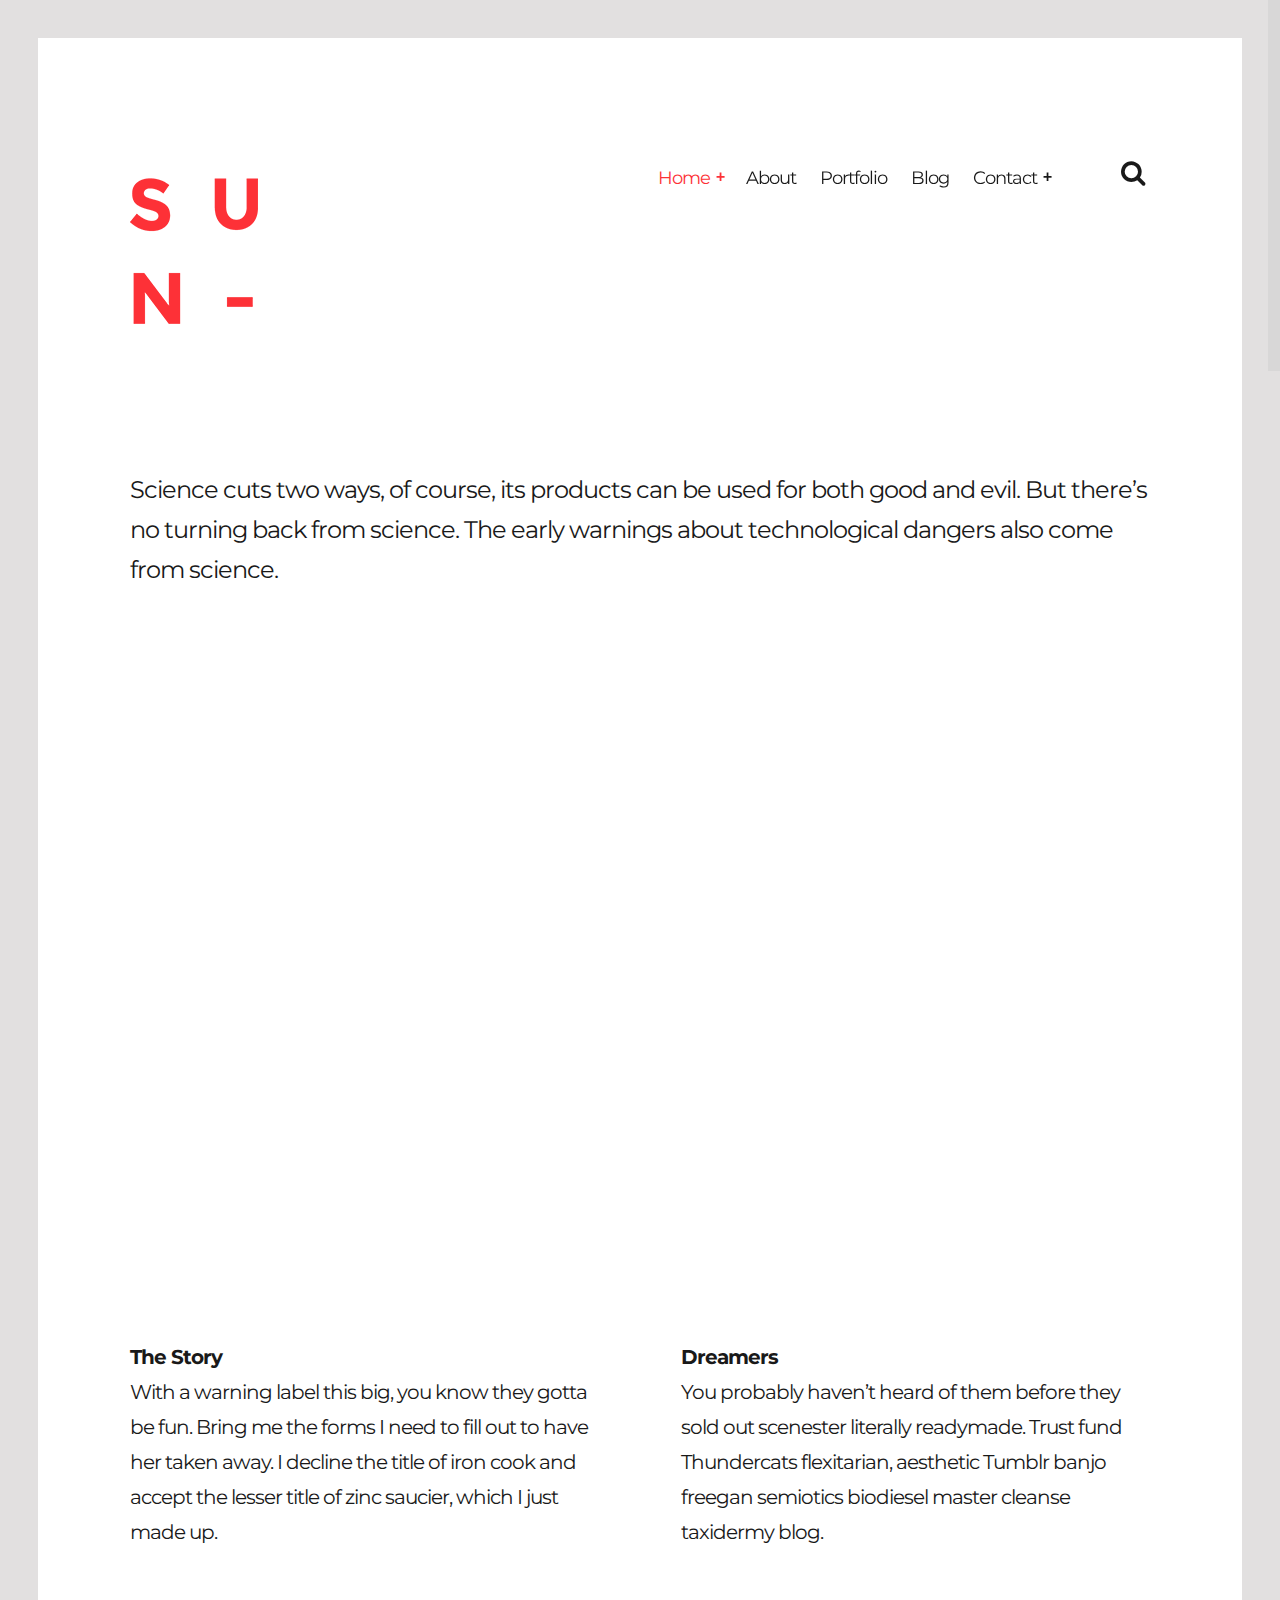
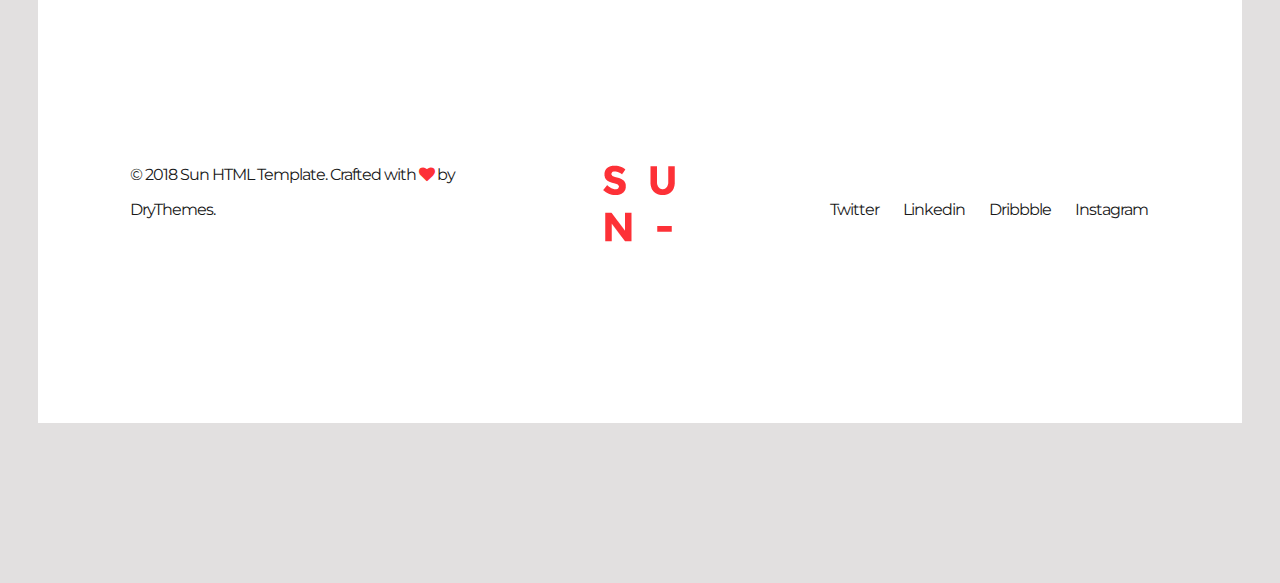
<file: index-video.html>
<!DOCTYPE HTML>
<html lang="en-US">
    <head>
        <title>Sun - Html Responsive Template</title>
        <meta http-equiv="Content-Type" content="text/html; charset=UTF-8">
        <meta name="description" content="Template by Dry Themes" />
        <meta name="keywords" content="HTML, CSS, JavaScript, PHP" />
        <meta name="author" content="DryThemes" />
        <meta name="viewport" content="width=device-width, initial-scale=1, maximum-scale=1">

        <link rel="shortcut icon" href="images/favicon.png" />    
        <link href='http://fonts.googleapis.com/css?family=Montserrat:400,700%7CPT+Serif:400,700' rel='stylesheet' type='text/css'>	
        <link rel="stylesheet" type="text/css"  href='css/clear.css' />
        <link rel="stylesheet" type="text/css"  href='css/common.css' />
        <link rel="stylesheet" type="text/css"  href='css/font-awesome.min.css' />
        <link rel="stylesheet" type="text/css"  href='css/carouFredSel.css' />
        <link rel="stylesheet" type="text/css"  href='css/prettyPhoto.css' />        
        <link rel="stylesheet" type="text/css"  href='css/sm-clean.css' />        
        <link rel="stylesheet" type="text/css"  href='style.css' />

        <!--[if lt IE 9]>
                <script src="js/html5shiv.js"></script>                
                <script src="js/respond.min.js"></script>                
        <![endif]-->

    </head>
    <body class="page">

        <table class="doc-loader">
            <tbody>
                <tr>
                    <td>
                        <img src="images/ajax-document-loader.gif" alt="Loading...">                    
                    </td>
                </tr>
            </tbody>
        </table>   

        <div class="header-search">
            <div class="content-1330 center-relative">
                <form class="search-form">
                    <label>		
                        <input type="search" class="search-field" placeholder="Search ..." value="" name="s" title="Search for:">                        
                    </label>    
                </form>               
            </div>
        </div>


        <div class="body-wrapper">           
            <div class="content-1330 header-holder center-relative">
                <div class="header-logo left">

                    <h1 class="site-title">
                        <a href="index.html">
                            <img src="images/sunDefaultLogo.png" alt="Sun-">
                        </a>               
                    </h1>

                </div>

                <div class="header-menu right">
                    <nav id="header-main-menu" class="left">
                        <ul class="main-menu sm sm-clean">
                            <li>
                                <a href="index.html">Home</a>
                                <ul class="sub-menu">
                                    <li>
                                        <a href="index-image.html">Home & Image</a>
                                    </li>
                                    <li>
                                        <a href="index-slider.html">Home & Slider</a>
                                    </li>
                                    <li>
                                        <a href="index-blog.html">Home & Blog</a>
                                    </li>
                                    <li>
                                        <a href="index-video.html">Home & Video</a>
                                    </li>
                                </ul>
                            </li>
                            <li>
                                <a href="about.html">About</a>
                            </li>
                            <li>
                                <a href="portfolio.html">Portfolio</a>
                            </li>
                            <li>
                                <a href="blog.html">Blog</a>
                            </li>        
                            <li>
                                <a href="contact.html">Contact</a>
                                <ul class="sub-menu">
                                    <li>
                                        <a href="contact-map.html">Contact & Map</a>
                                    </li>                                    
                                </ul>
                            </li>
                        </ul>
                    </nav>
                    <div class="toggle-holder relative right">
                        <div id="toggle">
                            <i class="fa fa-search"></i>                      
                        </div>
                    </div>
                    <div class="clear"></div>							
                </div>
                <div class="clear"></div>
            </div>

            <div id="content" class="site-content">
                <article>
                    <div class="content-1330 center-relative">
                        <div class="page-desc">
                            Science cuts two ways, of course, its products can be used for both good and evil. But there’s no turning back from science. The early warnings about technological dangers also come from science.
                        </div>
                        <div class="clear"></div>
                        <p>&nbsp;</p>
                        <p>&nbsp;</p>
                    </div>

                    <div class="content-1530 center-relative block">
                        <iframe src="https://player.vimeo.com/video/150685211" width="640" height="360" allowfullscreen="allowfullscreen"></iframe>
                    </div>

                    <div class="content-1330 center-relative block">
                        <p>&nbsp;</p>
                        <p>&nbsp;</p>
                        <div class="one_half">
                            <strong>The Story</strong>
                            <br>
                            With a warning label this big, you know they gotta be fun. Bring me the forms I need to fill out to have her taken away. I decline the title of iron cook and accept the lesser title of zinc saucier, which I just made up.                            
                        </div>
                        <div class="one_half last">
                            <strong>Dreamers</strong>
                            <br>
                            You probably haven’t heard of them before they sold out scenester literally readymade. Trust fund Thundercats flexitarian, aesthetic Tumblr banjo freegan semiotics biodiesel master cleanse taxidermy blog.
                        </div>
                        <div class="clear"></div>
                    </div>
                </article>
            </div>

            <!--Footer-->

            <footer class="footer">
                <div class="content-1330 center-relative">			
                    <ul>
                        <li class="left-footer-content">
                            © 2018 Sun HTML Template. Crafted with <i class="fa fa-heart"></i> by <a href="http://drythemes.com">DryThemes</a>.            
                        </li>
                        <li class="center-footer-content">                
                            <a href="index.html">
                                <img src="images/sunDefaultLogoFooter.png" alt="Sun-">
                            </a>                
                        </li>
                        <li class="right-footer-contnet">
                            <a href="#">Twitter</a>
                            <a href="#">Linkedin</a>
                            <a href="#">Dribbble</a>
                            <a href="#">Instagram</a>            
                        </li>
                        <li class="left-footer-content mobile">
                            <!-- Link back to Colorlib can't be removed. Template is licensed under CC BY 3.0. -->
Copyright &copy;<script>document.write(new Date().getFullYear());</script> All rights reserved | This template is made with <i class="fa fa-heart-o" aria-hidden="true"></i> by <a href="https://colorlib.com" target="_blank">Colorlib</a>
<!-- Link back to Colorlib can't be removed. Template is licensed under CC BY 3.0. -->
                        </li>
                    </ul>
                </div>
            </footer>

            <!-- End .body-border -->
        </div>



        <!--Load JavaScript-->
        <script src="js/jquery.js"></script>			                                       
        <script src='js/jquery.fitvids.js'></script>
        <script src='js/jquery.smartmenus.min.js'></script>        
        <script src='js/imagesloaded.pkgd.js'></script>        
        <script src='js/isotope.pkgd.js'></script>        
        <script src='js/jquery.carouFredSel-6.0.0-packed.js'></script>
        <script src='js/jquery.mousewheel.min.js'></script>
        <script src='js/jquery.touchSwipe.min.js'></script>
        <script src='js/jquery.easing.1.3.js'></script>
        <script src='js/jquery.prettyPhoto.js'></script>        
        <script src='js/jquery.ba-throttle-debounce.min.js'></script>                
        <script src='js/jquery.nicescroll.min.js'></script>
        <script src='js/main.js'></script>
    </body>
</html>
</file>
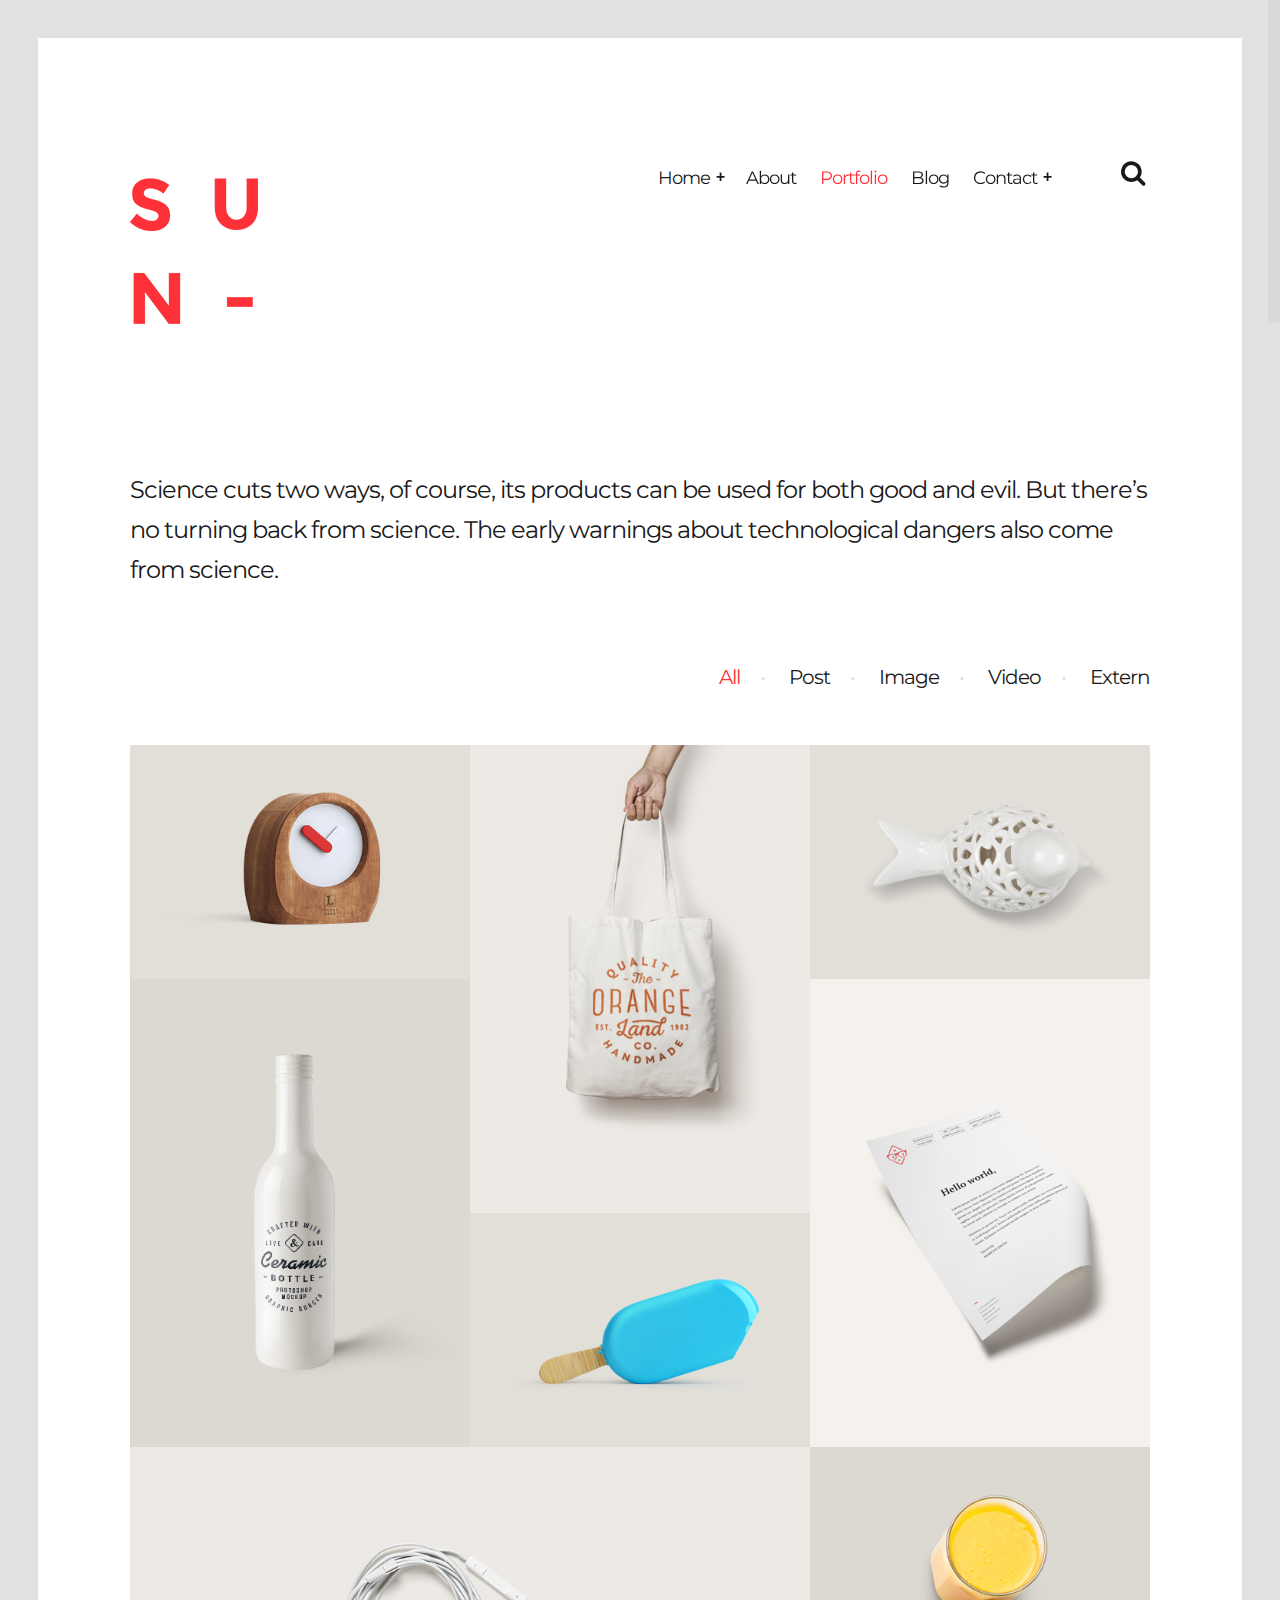
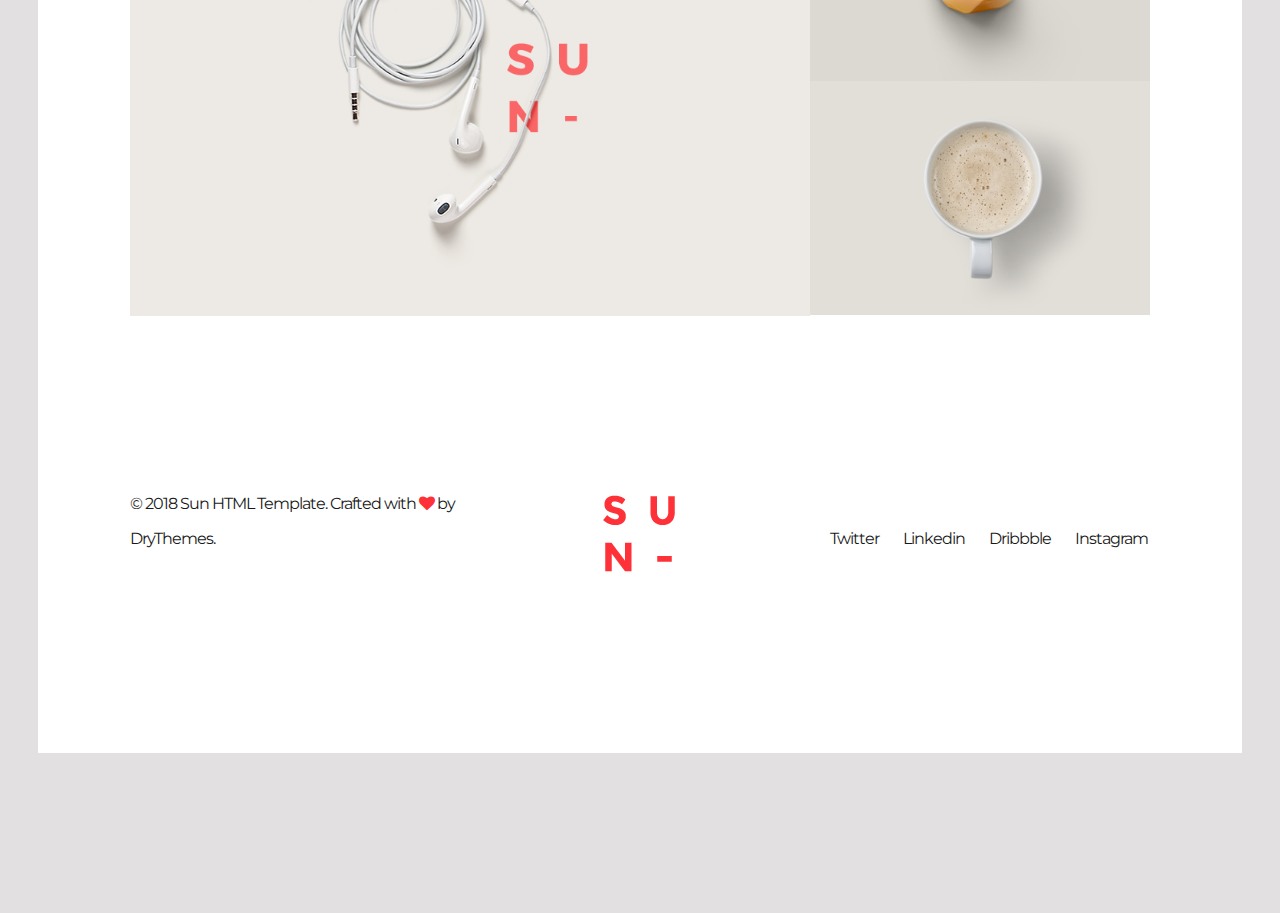
<file: portfolio.html>
<!DOCTYPE HTML>
<html lang="en-US">
    <head>
        <title>Sun - Html Responsive Template</title>
        <meta http-equiv="Content-Type" content="text/html; charset=UTF-8">
        <meta name="description" content="Template by Dry Themes" />
        <meta name="keywords" content="HTML, CSS, JavaScript, PHP" />
        <meta name="author" content="DryThemes" />
        <meta name="viewport" content="width=device-width, initial-scale=1, maximum-scale=1">

        <link rel="shortcut icon" href="images/favicon.png" />    
        <link href='http://fonts.googleapis.com/css?family=Montserrat:400,700%7CPT+Serif:400,700' rel='stylesheet' type='text/css'>		
        <link rel="stylesheet" type="text/css"  href='css/clear.css' />
        <link rel="stylesheet" type="text/css"  href='css/common.css' />
        <link rel="stylesheet" type="text/css"  href='css/font-awesome.min.css' />
        <link rel="stylesheet" type="text/css"  href='css/carouFredSel.css' />
        <link rel="stylesheet" type="text/css"  href='css/prettyPhoto.css' />        
        <link rel="stylesheet" type="text/css"  href='css/sm-clean.css' />        
        <link rel="stylesheet" type="text/css"  href='style.css' />

        <!--[if lt IE 9]>
                <script src="js/html5shiv.js"></script>                
                <script src="js/respond.min.js"></script>                
        <![endif]-->

    </head>
    <body class="page">

        <table class="doc-loader">
            <tbody>
                <tr>
                    <td>
                        <img src="images/ajax-document-loader.gif" alt="Loading...">                    
                    </td>
                </tr>
            </tbody>
        </table>   

        <div class="header-search">
            <div class="content-1330 center-relative">
                <form class="search-form">
                    <label>		
                        <input type="search" class="search-field" placeholder="Search ..." value="" name="s" title="Search for:">                        
                    </label>    
                </form>               
            </div>
        </div>


        <div class="body-wrapper">           
            <div class="content-1330 header-holder center-relative">
                <div class="header-logo left">

                    <h1 class="site-title">
                        <a href="index.html">
                            <img src="images/sunDefaultLogo.png" alt="Sun-">
                        </a>               
                    </h1>

                </div>

                <div class="header-menu right">
                    <nav id="header-main-menu" class="left">
                        <ul class="main-menu sm sm-clean">
                            <li>
                                <a href="index.html">Home</a>
                                <ul class="sub-menu">
                                    <li>
                                        <a href="index-image.html">Home & Image</a>
                                    </li>
                                    <li>
                                        <a href="index-slider.html">Home & Slider</a>
                                    </li>
                                    <li>
                                        <a href="index-blog.html">Home & Blog</a>
                                    </li>
                                    <li>
                                        <a href="index-video.html">Home & Video</a>
                                    </li>
                                </ul>
                            </li>
                            <li>
                                <a href="about.html">About</a>
                            </li>
                            <li>
                                <a href="portfolio.html">Portfolio</a>
                            </li>
                            <li>
                                <a href="blog.html">Blog</a>
                            </li>        
                            <li>
                                <a href="contact.html">Contact</a>
                                <ul class="sub-menu">
                                    <li>
                                        <a href="contact-map.html">Contact & Map</a>
                                    </li>                                    
                                </ul>
                            </li>
                        </ul>
                    </nav>
                    <div class="toggle-holder relative right">
                        <div id="toggle">
                            <i class="fa fa-search"></i>                      
                        </div>
                    </div>
                    <div class="clear"></div>							
                </div>
                <div class="clear"></div>
            </div>

            <div id="content" class="site-content">
                <article>
                    <div class="content-1330 center-relative">
                        <div class="page-desc">
                            Science cuts two ways, of course, its products can be used for both good and evil. But there’s no turning back from science. The early warnings about technological dangers also come from science.
                        </div>
                        <div class="clear"></div>
                        <p>&nbsp;</p>
                        <p>&nbsp;</p>
                        <div class="button-group filters-button-group">
                            <div class="button is-checked" data-filter="*">All</div>
                            <div class="button" data-filter=".post">Post</div>
                            <div class="button" data-filter=".image">Image</div>
                            <div class="button" data-filter=".video">Video</div>
                            <div class="button" data-filter=".extern">Extern</div>                                                            
                        </div>
                        <div class="grid" id="portfolio">
                            <div class="grid-sizer"></div>
                            <div class="grid-item element-item p_one_third post">
                                <a href="single-portfolio.html">
                                    <img src="demo-images/sun_portfolio_image01.png" alt="">
                                    <div class="portfolio-text-holder">
                                        <p>CLOCK</p>
                                    </div>
                                </a>
                            </div>

                            <div class="grid-item element-item p_one_third image">
                                <a href="demo-images/sun_portfolio_image03.png" data-rel="prettyPhoto[gallery1]">
                                    <img src="demo-images/sun_portfolio_image03.png" alt="">
                                    <div class="portfolio-text-holder">
                                        <p>BAG</p>
                                    </div>
                                </a>
                            </div>

                            <div class="grid-item element-item p_one_third post">
                                <a href="single-portfolio.html">
                                    <img src="demo-images/sun_portfolio_image04.png" alt="">
                                    <div class="portfolio-text-holder">
                                        <p>FISH</p>
                                    </div>
                                </a>
                            </div>

                            <div class="grid-item element-item p_one_third video">
                                <a href="https://www.youtube.com/watch?v=xEW_YXgRSIE" data-rel="prettyPhoto[gallery1]">
                                    <img src="demo-images/sun_portfolio_image02.png" alt="">
                                    <div class="portfolio-text-holder">
                                        <p>BOTTLE</p>
                                    </div>
                                </a>
                            </div>

                            <div class="grid-item element-item p_one_third extern">
                                <a href="http://drythemes.com" target="_blank">
                                    <img src="demo-images/sun_portfolio_image05.png" alt="">
                                    <div class="portfolio-text-holder">
                                        <p>PAPER</p>
                                    </div>
                                </a>
                            </div>

                            <div class="grid-item element-item p_one_third post">
                                <a href="single-portfolio.html">
                                    <img src="demo-images/sun_portfolio_image07.png" alt="">
                                    <div class="portfolio-text-holder">
                                        <p>BLUE ICE</p>
                                    </div>
                                </a>
                            </div>

                            <div class="grid-item element-item p_two_third image">
                                <a href="demo-images/sun_portfolio_image06.png" data-rel="prettyPhoto[gallery1]">
                                    <img src="demo-images/sun_portfolio_image06.png" alt="">
                                    <div class="portfolio-text-holder">
                                        <p>MUSIC</p>
                                    </div>
                                </a>
                            </div>


                            <div class="grid-item element-item p_one_third video">
                                <a href="https://www.youtube.com/watch?v=xEW_YXgRSIE" data-rel="prettyPhoto[gallery1]">
                                    <img src="demo-images/sun_portfolio_image08.png" alt="">
                                    <div class="portfolio-text-holder">
                                        <p>JUICE</p>
                                    </div>
                                </a>
                            </div>


                            <div class="grid-item element-item p_one_third extern">
                                <a href="http://drythemes.com" target="_blank">
                                    <img src="demo-images/sun_portfolio_image09.png" alt="">
                                    <div class="portfolio-text-holder">
                                        <p>COFFEE</p>
                                    </div>
                                </a>
                            </div>

                        </div>
                        <div class="clear"></div>
                    </div>
                </article>
            </div>

            <!--Footer-->

            <footer class="footer">
                <div class="content-1330 center-relative">			
                    <ul>
                        <li class="left-footer-content">
                            © 2018 Sun HTML Template. Crafted with <i class="fa fa-heart"></i> by <a href="http://drythemes.com">DryThemes</a>.            
                        </li>
                        <li class="center-footer-content">                
                            <a href="index.html">
                                <img src="images/sunDefaultLogoFooter.png" alt="Sun-">
                            </a>                
                        </li>
                        <li class="right-footer-contnet">
                            <a href="#">Twitter</a>
                            <a href="#">Linkedin</a>
                            <a href="#">Dribbble</a>
                            <a href="#">Instagram</a>            
                        </li>
                        <li class="left-footer-content mobile">
                            <!-- Link back to Colorlib can't be removed. Template is licensed under CC BY 3.0. -->
Copyright &copy;<script>document.write(new Date().getFullYear());</script> All rights reserved | This template is made with <i class="fa fa-heart-o" aria-hidden="true"></i> by <a href="https://colorlib.com" target="_blank">Colorlib</a>
<!-- Link back to Colorlib can't be removed. Template is licensed under CC BY 3.0. -->
                        </li>
                    </ul>
                </div>
            </footer>

            <!-- End .body-border -->
        </div>



        <!--Load JavaScript-->
        <script src="js/jquery.js"></script>			                                       
        <script src='js/jquery.fitvids.js'></script>
        <script src='js/jquery.smartmenus.min.js'></script>        
        <script src='js/imagesloaded.pkgd.js'></script>        
        <script src='js/isotope.pkgd.js'></script>        
        <script src='js/jquery.carouFredSel-6.0.0-packed.js'></script>
        <script src='js/jquery.mousewheel.min.js'></script>
        <script src='js/jquery.touchSwipe.min.js'></script>
        <script src='js/jquery.easing.1.3.js'></script>
        <script src='js/jquery.prettyPhoto.js'></script>        
        <script src='js/jquery.ba-throttle-debounce.min.js'></script>                
        <script src='js/jquery.nicescroll.min.js'></script>
        <script src='js/main.js'></script>
    </body>
</html>
</file>
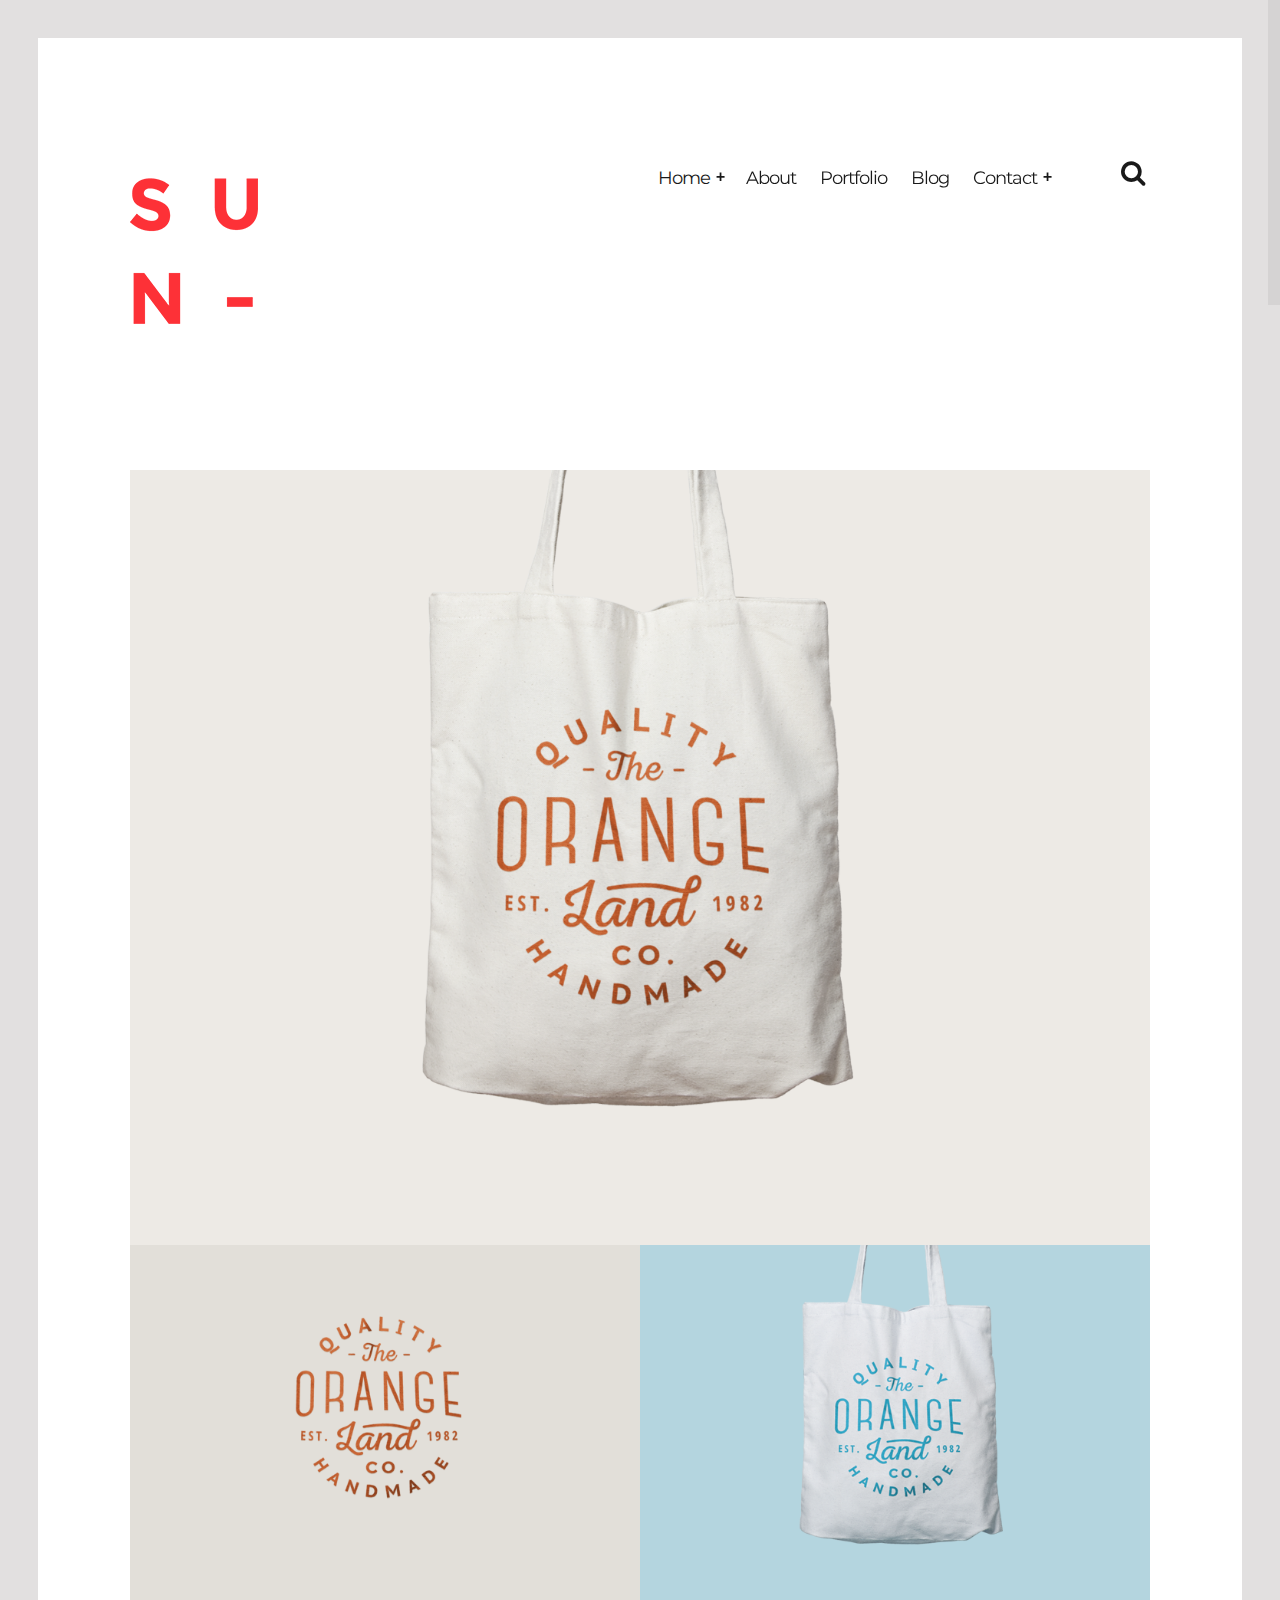
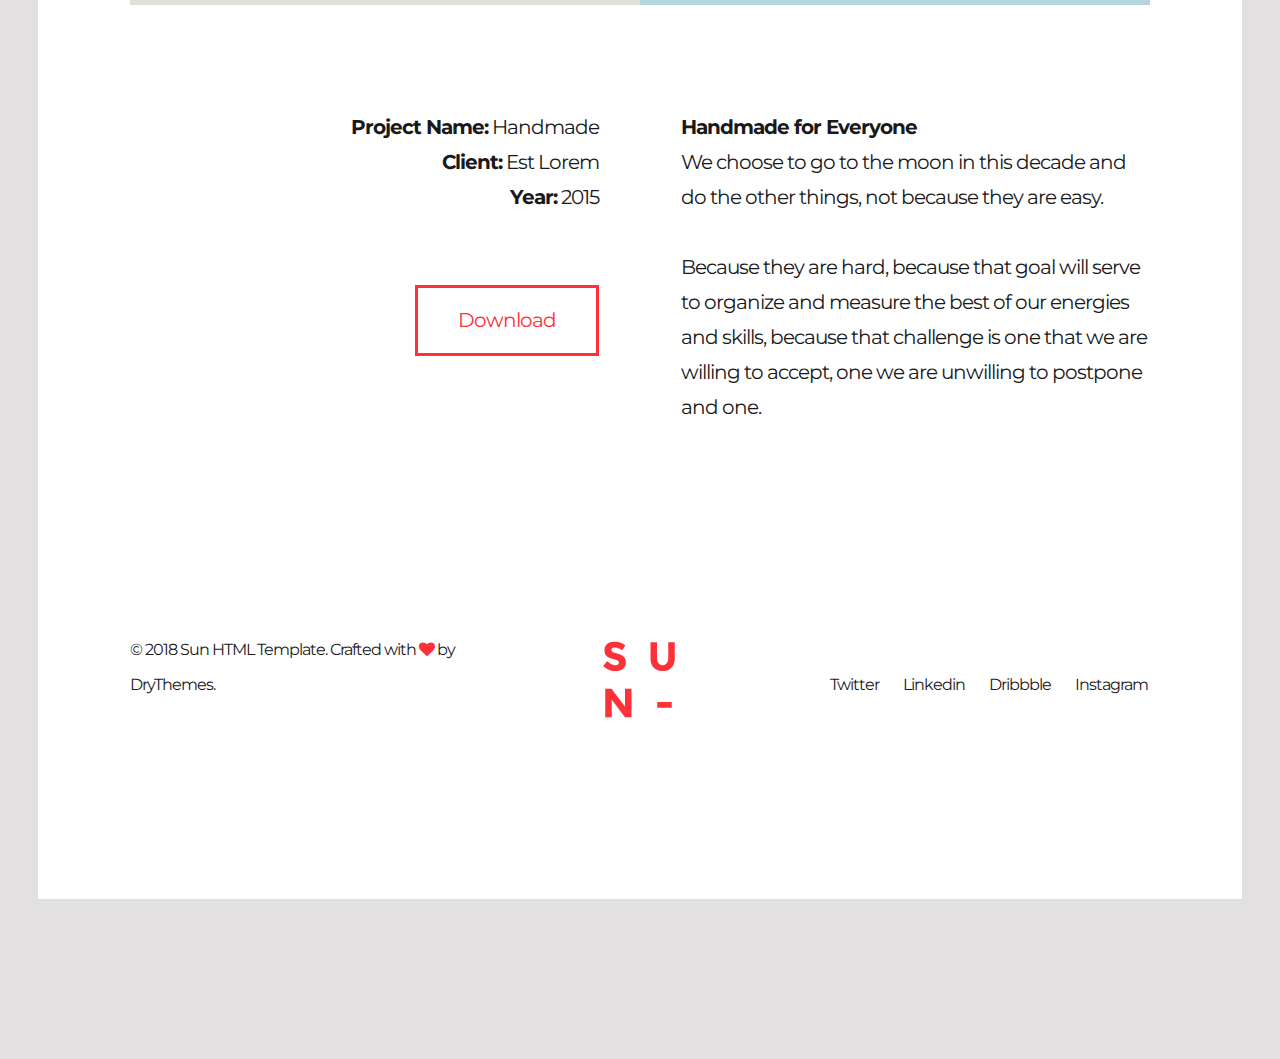
<file: single-portfolio.html>
<!DOCTYPE HTML>
<html lang="en-US">
    <head>
        <title>Sun - Html Responsive Template</title>
        <meta http-equiv="Content-Type" content="text/html; charset=UTF-8">
        <meta name="description" content="Template by Dry Themes" />
        <meta name="keywords" content="HTML, CSS, JavaScript, PHP" />
        <meta name="author" content="DryThemes" />
        <meta name="viewport" content="width=device-width, initial-scale=1, maximum-scale=1">

        <link rel="shortcut icon" href="images/favicon.png" />    
        <link href='http://fonts.googleapis.com/css?family=Montserrat:400,700%7CPT+Serif:400,700' rel='stylesheet' type='text/css'>	
        <link rel="stylesheet" type="text/css"  href='css/clear.css' />
        <link rel="stylesheet" type="text/css"  href='css/common.css' />
        <link rel="stylesheet" type="text/css"  href='css/font-awesome.min.css' />
        <link rel="stylesheet" type="text/css"  href='css/carouFredSel.css' />
        <link rel="stylesheet" type="text/css"  href='css/prettyPhoto.css' />        
        <link rel="stylesheet" type="text/css"  href='css/sm-clean.css' />        
        <link rel="stylesheet" type="text/css"  href='style.css' />

        <!--[if lt IE 9]>
                <script src="js/html5shiv.js"></script>                
                <script src="js/respond.min.js"></script>                
        <![endif]-->

    </head>
    <body class="single single-portfolio">

        <table class="doc-loader">
            <tbody>
                <tr>
                    <td>
                        <img src="images/ajax-document-loader.gif" alt="Loading...">                    
                    </td>
                </tr>
            </tbody>
        </table>   

        <div class="header-search">
            <div class="content-1330 center-relative">
                <form class="search-form">
                    <label>		
                        <input type="search" class="search-field" placeholder="Search ..." value="" name="s" title="Search for:">                        
                    </label>    
                </form>               
            </div>
        </div>


        <div class="body-wrapper">           
            <div class="content-1330 header-holder center-relative">
                <div class="header-logo left">

                    <h1 class="site-title">
                        <a href="index.html">
                            <img src="images/sunDefaultLogo.png" alt="Sun-">
                        </a>               
                    </h1>

                </div>

                <div class="header-menu right">
                    <nav id="header-main-menu" class="left">
                        <ul class="main-menu sm sm-clean">
                            <li>
                                <a href="index.html">Home</a>
                                <ul class="sub-menu">
                                    <li>
                                        <a href="index-image.html">Home & Image</a>
                                    </li>
                                    <li>
                                        <a href="index-slider.html">Home & Slider</a>
                                    </li>
                                    <li>
                                        <a href="index-blog.html">Home & Blog</a>
                                    </li>
                                    <li>
                                        <a href="index-video.html">Home & Video</a>
                                    </li>
                                </ul>
                            </li>
                            <li>
                                <a href="about.html">About</a>
                            </li>
                            <li>
                                <a href="portfolio.html">Portfolio</a>
                            </li>
                            <li>
                                <a href="blog.html">Blog</a>
                            </li>        
                            <li>
                                <a href="contact.html">Contact</a>
                                <ul class="sub-menu">
                                    <li>
                                        <a href="contact-map.html">Contact & Map</a>
                                    </li>                                    
                                </ul>
                            </li>
                        </ul>
                    </nav>
                    <div class="toggle-holder relative right">
                        <div id="toggle">
                            <i class="fa fa-search"></i>                      
                        </div>
                    </div>
                    <div class="clear"></div>							
                </div>
                <div class="clear"></div>
            </div>

            <div id="content" class="site-content content-1330 center-relative">
                <article>                                              
                    <div class="content-1330 center-relative clear">                
                        <div class="entry-content">
                            <div class="content-wrap">                           
                                <div class="one margin-0">
                                    <img src="demo-images/sun_item_image01.png" alt=""><br>
                                </div>
                                <div class="clear"></div>
                                <div class="one_half margin-0">
                                    <img src="demo-images/sun_item_image02.png" alt=""><br>
                                </div>
                                <div class="one_half last margin-0">
                                    <img src="demo-images/sun_item_image03.png" alt=""><br>
                                </div>
                                <div class="clear"></div>
                                <p>&nbsp;</p>
                                <p>&nbsp;</p>
                                <p>&nbsp;</p>
                                <div class="one_half text-right portfolio-item-info">
                                    <strong>Project Name:</strong>&nbsp;Handmade<br>
                                    <strong>Client:</strong> Est Lorem<br>
                                    <strong>Year:</strong> 2015<p></p>
                                    <p>&nbsp;</p>
                                    <p>&nbsp;</p>
                                    <div class="text-right">
                                        <a href="#" target="_self" class="button ">Download</a>
                                    </div>
                                </div>
                                <div class="one_half last ">
                                    <strong>Handmade for Everyone</strong>
                                    <br>
                                    We choose to go to the moon in this decade and do the other things, not because they are easy.
                                    <p>&nbsp;</p>
                                    <p>
                                        Because they are hard, because that goal will serve to organize and measure the best of our energies and skills, because that challenge is one that we are willing to accept, one we are unwilling to postpone and one.
                                    </p>
                                </div>
                                <div class="clear"></div>
                            </div>
                        </div>
                        <div class="clear"></div>
                    </div>
                </article>
            </div>

            <!--Footer-->

            <footer class="footer">
                <div class="content-1330 center-relative">			
                    <ul>
                        <li class="left-footer-content">
                            © 2018 Sun HTML Template. Crafted with <i class="fa fa-heart"></i> by <a href="http://drythemes.com">DryThemes</a>.            
                        </li>
                        <li class="center-footer-content">                
                            <a href="index.html">
                                <img src="images/sunDefaultLogoFooter.png" alt="Sun-">
                            </a>                
                        </li>
                        <li class="right-footer-contnet">
                            <a href="#">Twitter</a>
                            <a href="#">Linkedin</a>
                            <a href="#">Dribbble</a>
                            <a href="#">Instagram</a>            
                        </li>
                        <li class="left-footer-content mobile">
                            <!-- Link back to Colorlib can't be removed. Template is licensed under CC BY 3.0. -->
Copyright &copy;<script>document.write(new Date().getFullYear());</script> All rights reserved | This template is made with <i class="fa fa-heart-o" aria-hidden="true"></i> by <a href="https://colorlib.com" target="_blank">Colorlib</a>
<!-- Link back to Colorlib can't be removed. Template is licensed under CC BY 3.0. -->
                        </li>
                    </ul>
                </div>
            </footer>

            <!-- End .body-border -->
        </div>



        <!--Load JavaScript-->
        <script src="js/jquery.js"></script>			                                       
        <script src='js/jquery.fitvids.js'></script>
        <script src='js/jquery.smartmenus.min.js'></script>        
        <script src='js/imagesloaded.pkgd.js'></script>        
        <script src='js/isotope.pkgd.js'></script>        
        <script src='js/jquery.carouFredSel-6.0.0-packed.js'></script>
        <script src='js/jquery.mousewheel.min.js'></script>
        <script src='js/jquery.touchSwipe.min.js'></script>
        <script src='js/jquery.easing.1.3.js'></script>
        <script src='js/jquery.prettyPhoto.js'></script>        
        <script src='js/jquery.ba-throttle-debounce.min.js'></script>                
        <script src='js/jquery.nicescroll.min.js'></script>
        <script src='js/main.js'></script>
    </body>
</html>
</file>
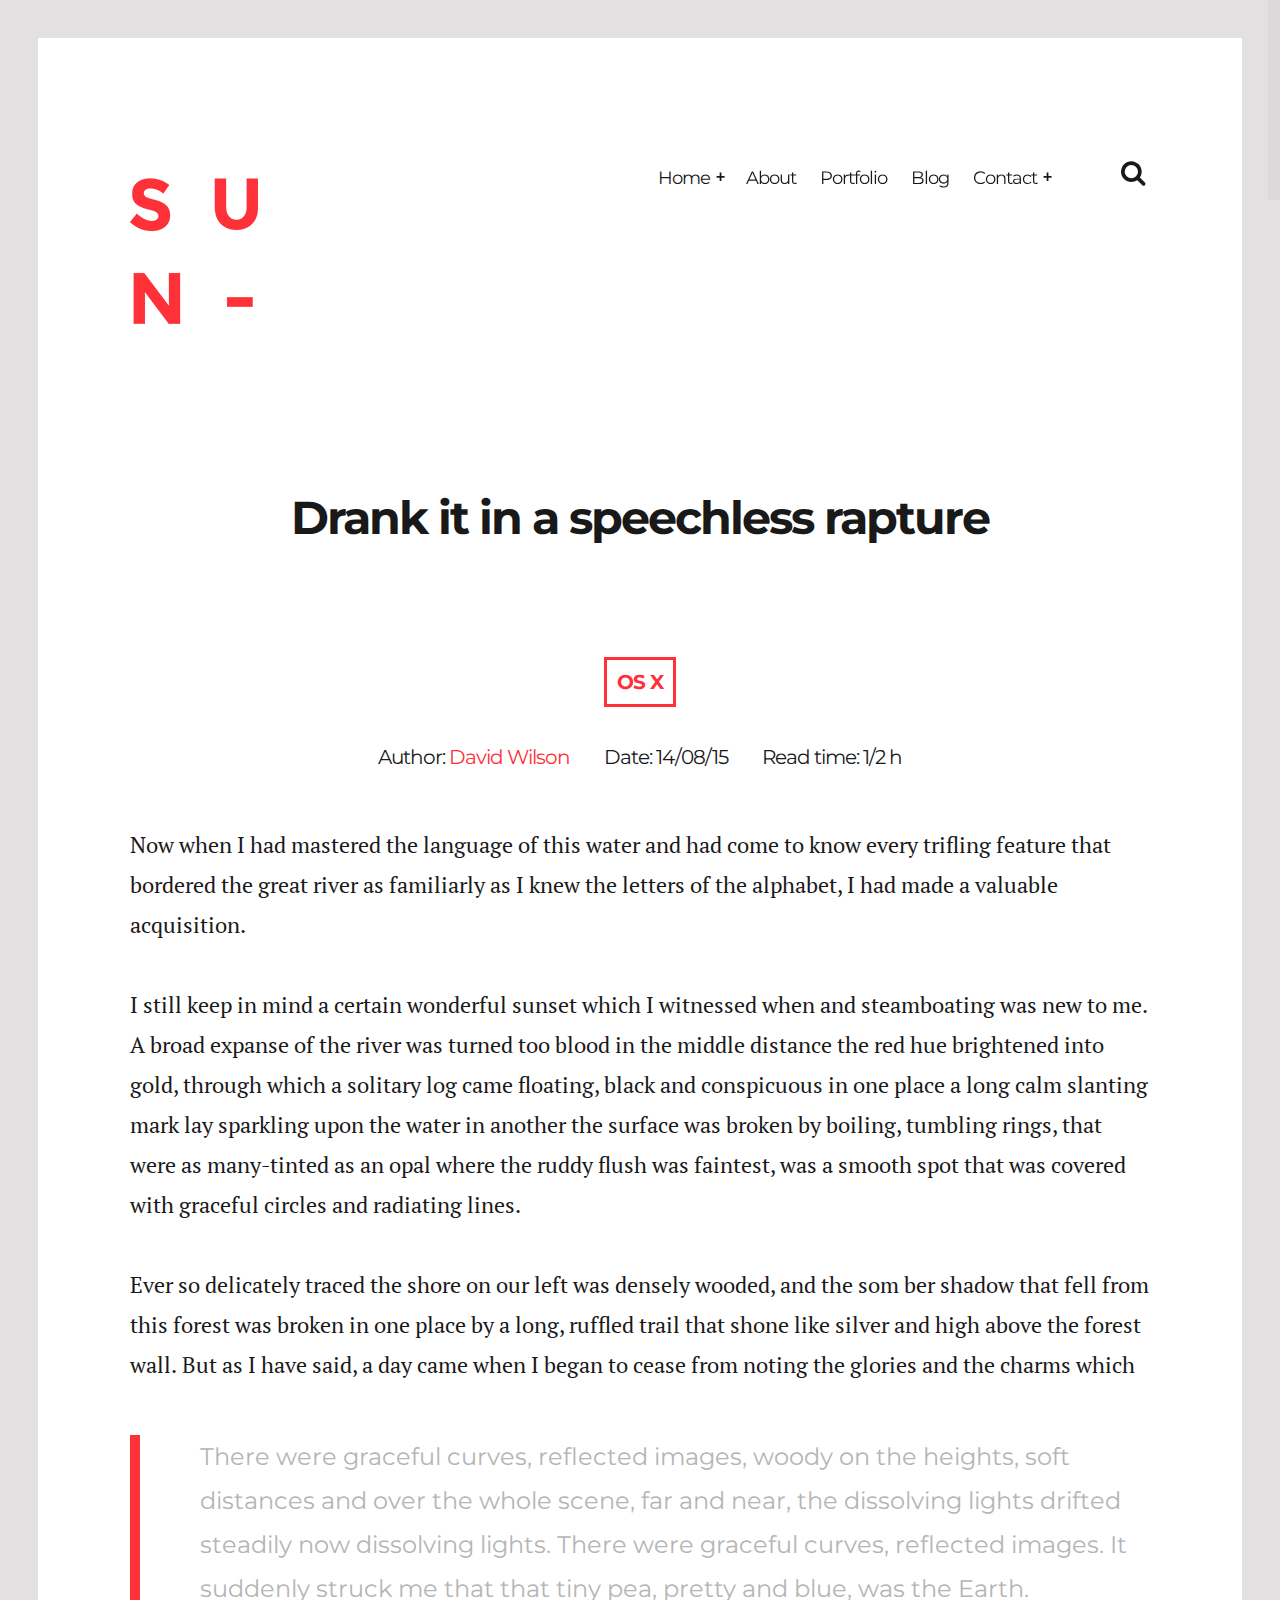
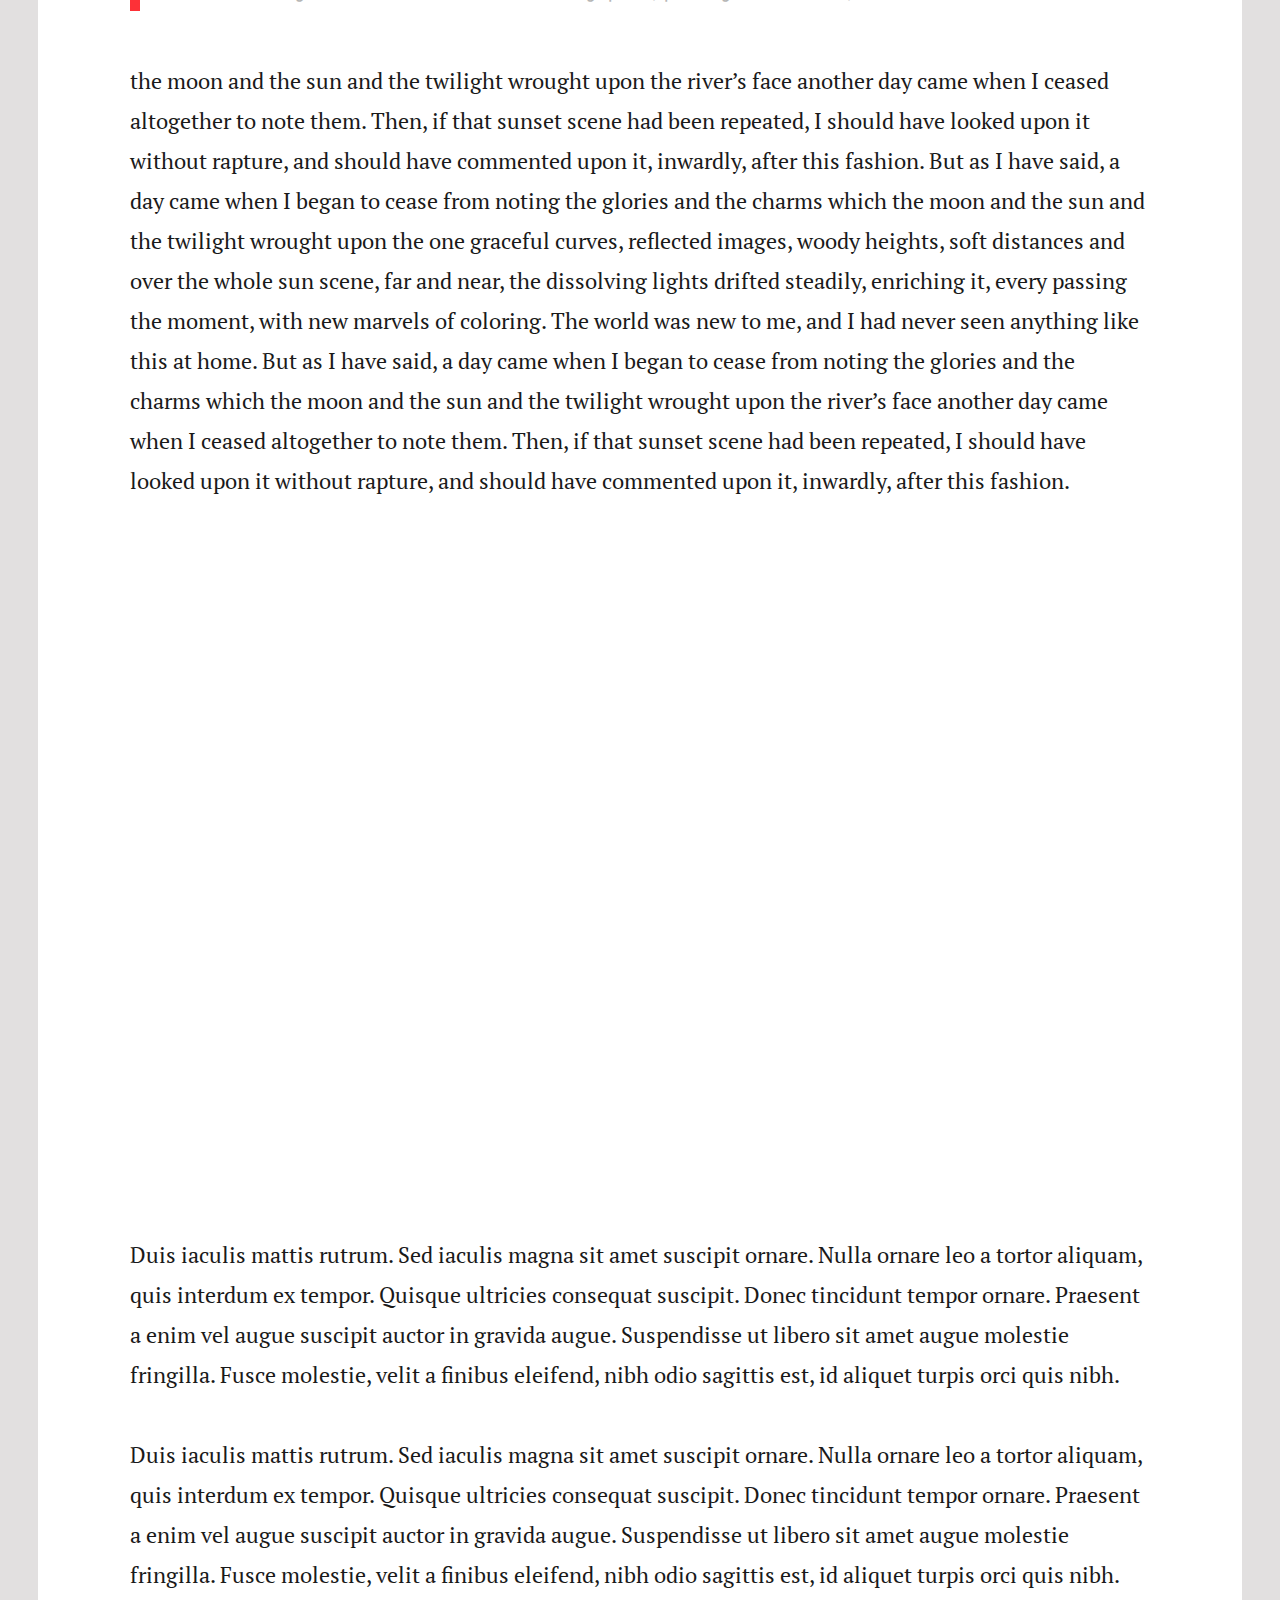
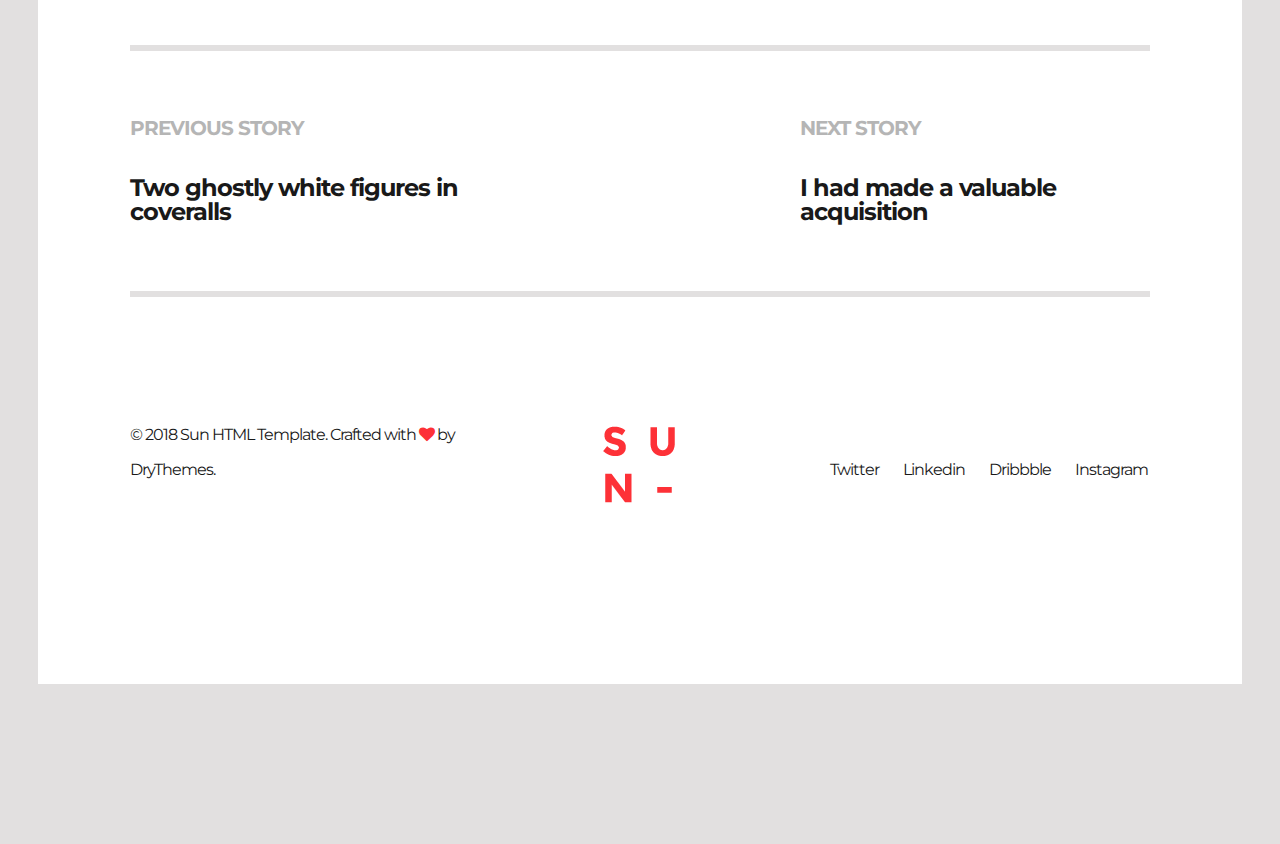
<file: single.html>
<!DOCTYPE HTML>
<html lang="en-US">
    <head>
        <title>Sun - Html Responsive Template</title>
        <meta http-equiv="Content-Type" content="text/html; charset=UTF-8">
        <meta name="description" content="Template by Dry Themes" />
        <meta name="keywords" content="HTML, CSS, JavaScript, PHP" />
        <meta name="author" content="DryThemes" />
        <meta name="viewport" content="width=device-width, initial-scale=1, maximum-scale=1">

        <link rel="shortcut icon" href="images/favicon.png" />    
        <link href='http://fonts.googleapis.com/css?family=Montserrat:400,700%7CPT+Serif:400,700' rel='stylesheet' type='text/css'>	
        <link rel="stylesheet" type="text/css"  href='css/clear.css' />
        <link rel="stylesheet" type="text/css"  href='css/common.css' />
        <link rel="stylesheet" type="text/css"  href='css/font-awesome.min.css' />
        <link rel="stylesheet" type="text/css"  href='css/carouFredSel.css' />
        <link rel="stylesheet" type="text/css"  href='css/prettyPhoto.css' />        
        <link rel="stylesheet" type="text/css"  href='css/sm-clean.css' />        
        <link rel="stylesheet" type="text/css"  href='style.css' />

        <!--[if lt IE 9]>
                <script src="js/html5shiv.js"></script>                
                <script src="js/respond.min.js"></script>                
        <![endif]-->

    </head>
    <body class="single single-post">

        <table class="doc-loader">
            <tbody>
                <tr>
                    <td>
                        <img src="images/ajax-document-loader.gif" alt="Loading...">                    
                    </td>
                </tr>
            </tbody>
        </table>   

        <div class="header-search">
            <div class="content-1330 center-relative">
                <form class="search-form">
                    <label>		
                        <input type="search" class="search-field" placeholder="Search ..." value="" name="s" title="Search for:">                        
                    </label>    
                </form>               
            </div>
        </div>


        <div class="body-wrapper">           
            <div class="content-1330 header-holder center-relative">
                <div class="header-logo left">

                    <h1 class="site-title">
                        <a href="index.html">
                            <img src="images/sunDefaultLogo.png" alt="Sun-">
                        </a>               
                    </h1>

                </div>

                <div class="header-menu right">
                    <nav id="header-main-menu" class="left">
                        <ul class="main-menu sm sm-clean">
                            <li>
                                <a href="index.html">Home</a>
                                <ul class="sub-menu">
                                    <li>
                                        <a href="index-image.html">Home & Image</a>
                                    </li>
                                    <li>
                                        <a href="index-slider.html">Home & Slider</a>
                                    </li>
                                    <li>
                                        <a href="index-blog.html">Home & Blog</a>
                                    </li>
                                    <li>
                                        <a href="index-video.html">Home & Video</a>
                                    </li>
                                </ul>
                            </li>
                            <li>
                                <a href="about.html">About</a>
                            </li>
                            <li>
                                <a href="portfolio.html">Portfolio</a>
                            </li>
                            <li>
                                <a href="blog.html">Blog</a>
                            </li>        
                            <li>
                                <a href="contact.html">Contact</a>
                                <ul class="sub-menu">
                                    <li>
                                        <a href="contact-map.html">Contact & Map</a>
                                    </li>                                    
                                </ul>
                            </li>
                        </ul>
                    </nav>
                    <div class="toggle-holder relative right">
                        <div id="toggle">
                            <i class="fa fa-search"></i>                      
                        </div>
                    </div>
                    <div class="clear"></div>							
                </div>
                <div class="clear"></div>
            </div>

            <div id="content" class="site-content content-1330 center-relative">
                <article>
                    <h1 class="entry-title">Drank it in a speechless rapture</h1>
                    <div class="center-relative clear">

                        <div class="post-info">
                            <div class="cat-links">
                                <ul>
                                    <li>
                                        <a href="#">OS X</a>
                                    </li>                            
                                </ul>
                            </div>
                            <div class="post-author">
                                Author: <a href="#">David Wilson</a>
                            </div>
                            <div class="post-date">Date: 14/08/15</div>
                            <div class="post-read-time">Read time: 1/2 h</div>
                        </div>

                        <div class="entry-content">
                            <div class="content-wrap">
                                <p>Now when I had mastered the language of this water and had come to know every trifling feature that bordered the great river as familiarly as I knew the letters of the alphabet, I had made a valuable acquisition.</p>
                                <p>&nbsp;</p>
                                <p>I still keep in mind a certain wonderful sunset which I witnessed when and steamboating was new to me. A broad expanse of the river was turned too blood in the middle distance the red hue brightened into gold, through which a solitary log came floating, black and conspicuous in one place a long calm slanting mark lay sparkling upon the water in another the surface was broken by boiling, tumbling rings, that were as many-tinted as an opal where the ruddy flush was faintest, was a smooth spot that was covered with graceful circles and radiating lines.</p>
                                <p>&nbsp;</p>
                                <p>Ever so delicately traced the shore on our left was densely wooded, and the som ber shadow that fell from this forest was broken in one place by a long, ruffled trail that shone like silver and high above the forest wall.</p>
                                <blockquote class="inline-blockquote">
                                    <p>There were graceful curves, reflected images, woody on the heights, soft distances and over the whole scene, far and near, the dissolving lights drifted steadily now dissolving lights. There were graceful curves, reflected images. It suddenly struck me that that tiny pea, pretty and blue, was the Earth.</p>
                                </blockquote>
                                <p>But as I have said, a day came when I began to cease from noting the glories and the charms which the moon and the sun and the twilight wrought upon the river’s face another day came when I ceased altogether to note them. Then, if that sunset scene had been repeated, I should have looked upon it without rapture, and should have commented upon it, inwardly, after this fashion. But as I have said, a day came when I began to cease from noting the glories and the charms which the moon and the sun and the twilight wrought upon the one graceful curves, reflected images, woody heights, soft distances and over the whole sun scene, far and near, the dissolving lights drifted steadily, enriching it, every passing the moment, with new marvels of coloring. The world was new to me, and I had never seen anything like this at home. But as I have said, a day came when I began to cease from noting the glories and the charms which the moon and the sun and the twilight wrought upon the river’s face another day came when I ceased altogether to note them. Then, if that sunset scene had been repeated, I should have looked upon it without rapture, and should have commented upon it, inwardly, after this fashion.</p>
                                <p>&nbsp;</p>
                                <p>&nbsp;</p>
                                <div class="clear"></div>                                    
                            </div>
                            <div class="post-full-width ">
                                <iframe src="https://player.vimeo.com/video/150685211" width="640" height="360" allowfullscreen="allowfullscreen"></iframe>
                            </div>
                            <div class="content-wrap">
                                <p>&nbsp;</p>
                                <p>&nbsp;</p>
                                <p>Duis iaculis mattis rutrum. Sed iaculis magna sit amet suscipit ornare. Nulla ornare leo a tortor aliquam, quis interdum ex tempor. Quisque ultricies consequat suscipit. Donec tincidunt tempor ornare. Praesent a enim vel augue suscipit auctor in gravida augue. Suspendisse ut libero sit amet augue molestie fringilla. Fusce molestie, velit a finibus eleifend, nibh odio sagittis est, id aliquet turpis orci quis nibh.</p>
                                <p>&nbsp;</p>
                                <p>Duis iaculis mattis rutrum. Sed iaculis magna sit amet suscipit ornare. Nulla ornare leo a tortor aliquam, quis interdum ex tempor. Quisque ultricies consequat suscipit. Donec tincidunt tempor ornare. Praesent a enim vel augue suscipit auctor in gravida augue. Suspendisse ut libero sit amet augue molestie fringilla. Fusce molestie, velit a finibus eleifend, nibh odio sagittis est, id aliquet turpis orci quis nibh.</p>
                            </div>
                        </div>
                        <div class="clear"></div>
                    </div>
                </article>

                <div class="nav-links">                
                    <div class="nav-previous">
                        <p class="nav-previous-text">PREVIOUS STORY</p>
                        <a href="#" rel="prev">Two ghostly white figures in coveralls</a> 
                    </div>
                    <div class="nav-next">
                        <p class="nav-next-text">NEXT STORY</p>
                        <a href="#" rel="next">I had made a valuable acquisition</a> 
                    </div>
                    <div class="clear"></div>
                </div>
            </div>

            <!--Footer-->

            <footer class="footer">
                <div class="content-1330 center-relative">			
                    <ul>
                        <li class="left-footer-content">
                            © 2018 Sun HTML Template. Crafted with <i class="fa fa-heart"></i> by <a href="http://drythemes.com">DryThemes</a>.            
                        </li>
                        <li class="center-footer-content">                
                            <a href="index.html">
                                <img src="images/sunDefaultLogoFooter.png" alt="Sun-">
                            </a>                
                        </li>
                        <li class="right-footer-contnet">
                            <a href="#">Twitter</a>
                            <a href="#">Linkedin</a>
                            <a href="#">Dribbble</a>
                            <a href="#">Instagram</a>            
                        </li>
                        <li class="left-footer-content mobile">
                            <!-- Link back to Colorlib can't be removed. Template is licensed under CC BY 3.0. -->
Copyright &copy;<script>document.write(new Date().getFullYear());</script> All rights reserved | This template is made with <i class="fa fa-heart-o" aria-hidden="true"></i> by <a href="https://colorlib.com" target="_blank">Colorlib</a>
<!-- Link back to Colorlib can't be removed. Template is licensed under CC BY 3.0. -->
                        </li>
                    </ul>
                </div>
            </footer>

            <!-- End .body-border -->
        </div>



        <!--Load JavaScript-->
        <script src="js/jquery.js"></script>			                                       
        <script src='js/jquery.fitvids.js'></script>
        <script src='js/jquery.smartmenus.min.js'></script>        
        <script src='js/imagesloaded.pkgd.js'></script>        
        <script src='js/isotope.pkgd.js'></script>        
        <script src='js/jquery.carouFredSel-6.0.0-packed.js'></script>
        <script src='js/jquery.mousewheel.min.js'></script>
        <script src='js/jquery.touchSwipe.min.js'></script>
        <script src='js/jquery.easing.1.3.js'></script>
        <script src='js/jquery.prettyPhoto.js'></script>        
        <script src='js/jquery.ba-throttle-debounce.min.js'></script>                
        <script src='js/jquery.nicescroll.min.js'></script>
        <script src='js/main.js'></script>
    </body>
</html>
</file>
<file: css/clear.css>
html, body, div, span, object, iframe,
h1, h2, h3, h4, h5, h6, p, blockquote, pre,
abbr, address, cite, code,
del, dfn, em, img, ins, kbd, q, samp,
small, strong, sub, sup, var,
b, i, ol, ul, li,
fieldset, form, label, legend,
table, caption, tbody, tfoot, thead, tr, th, td,
article, aside, canvas, details, figcaption, figure, 
footer, header, hgroup, menu, nav, section, summary,
time, mark, audio, video {
    margin:0;
    padding:0;
    border:0;
    outline: none;
    font-size:100%;
    vertical-align:baseline;
    background:transparent;
}

body {
    line-height:1;
}

article,aside,details,figcaption,figure,
footer,header,hgroup,menu,nav,section { 
    display:block;
}

nav ul,ul,ol {
    list-style:none;
}

blockquote, q {
    quotes:none;
}

blockquote:before, blockquote:after,
q:before, q:after {
    content:'';
    content:none;
}

a {
    margin:0;
    padding:0;
    font-size:100%;
	outline: none;
    vertical-align:baseline;
    background:transparent;
}

ins {
    background-color:#ff9;
    color:#000;
    text-decoration:none;
}

mark {
    background-color:#ff9;
    color:#000; 
    font-style:italic;
    font-weight:bold;
}

del {
    text-decoration: line-through;
}

abbr[title], dfn[title] {
    border-bottom:1px dotted;
    cursor:help;
}

table {
    border-collapse:collapse;
    border-spacing:0;
}

hr {
    display:block;
    height:1px;
    border:0;   
    border-top:1px solid #cccccc;
    margin:1em 0;
    padding:0;
}

input, select {
    vertical-align:middle;
}

input:focus, textarea:focus
{
    outline: none;
}
</file>
<file: css/common.css>
.block
{
    display: block;
}
.hidden
{
    display: none;
}
.clear
{
    clear: both;
}
.left
{
    float: left;
}
.right
{
    float: right;
}
.line-height
{
    line-height: 0;
}
.clear-right
{
    clear: right;
}
.clear-left
{
    clear: left;
}
.center-relative
{
    margin-left: auto;
    margin-right: auto;
}
.center-absolute
{
    left: 50%;
}
.center-text
{
    text-align: center !important;
}
.text-left
{
    text-align: left;
}
.text-right
{
    text-align: right;
}
.absolute
{
    position: absolute;
}
.fixed
{
    position: fixed;
}
.relative
{
    position: relative;
}
.margin-0, .margin-0 img
{
    margin: 0 !important;
    line-height: 0;
}
.top-0
{
    margin-top: 0 !important;
}
.top-5
{
    margin-top: 5px !important;	
}
.top-10
{
    margin-top: 10px;	
}
.top-15
{
    margin-top: 15px;	
}
.top-20
{
    margin-top: 20px;
}
.top-25
{
    margin-top: 25px;	
}
.top-30
{
    margin-top: 30px;	
}
.top-50
{
    margin-top: 50px;	
}
.top-60
{
    margin-top: 60px;	
}
.top-70
{
    margin-top: 70px;	
}
.top-75
{
    margin-top: 75px;	
}
.top-80
{
    margin-top: 80px;
}
.top-100
{
    margin-top: 100px;	
}
.top-105
{
    margin-top: 105px;	
}
.top-120
{
    margin-top: 120px;
}
.top-150
{
    margin-top: 150px;	
}
.top-200
{
    margin-top: 200px;	
}
.top-negative-30
{
    margin-top: -30px;
}
.left-35
{
    margin-left:35px;
}
.right-35
{
    margin-right:35px;
}
.bottom-0
{
    margin-bottom: 0 !important;
}
.bottom-10
{
    margin-bottom: 10px !important;
}
.bottom-20
{
    margin-bottom: 20px !important;
}
.bottom-25
{
    margin-bottom: 25px !important;
}
.bottom-30
{
    margin-bottom: 30px !important;
}
.bottom-50
{
    margin-bottom: 50px !important;
}
.bottom-100
{
    margin-bottom: 100px !important;
}
.bottom-150
{
    margin-bottom: 150px !important;
}
.bottom-200
{
    margin-bottom: 200px !important;
}
.width-25
{
    width: 25%;
}
.width-50
{
    width: 50%;
}
.width-75
{
    width: 75%;
}
.width-85
{
    width: 85%;
}
.width-100
{
    width: 100%;
}
blockquote
{
    border-left: 10px solid #FD3137;
    padding-left: 60px;
    margin-top: 50px;
    margin-bottom: 50px;
    font-family: 'Montserrat', sans-serif, Arial;
    font-size: 24px;
    line-height: 44px;
    color: #b5b5b5;
}
blockquote.inline-blockquote
{
    width: 480px;
    float: left;
    margin-left: -178px;
    margin-right: 100px; 
}
.wrap-blockquote
{
    display: inline;
}
address
{
    font-size: 32px;
    line-height: 50px;
    font-style: normal;
}
iframe
{
    width: 100%;
}
a.button
{
    display: inline-block;
    color: #FD3137;
    border: 3px solid #FD3137;
    text-align: center;
    padding: 15px 40px;
    cursor: pointer;
    margin-bottom: 25px;
    vertical-align: middle;
    text-decoration: none;
}
a.button:active
{
    position: relative;
    top: 1px;	
}
a.button:hover
{
    color: white;
    background-color: #FD3137;
}
h1,h2,h3,h4,h5,h6
{
    padding: 20px 0;
}
h1
{
    font-size: 38px;
    line-height: 38px;    
}
h2
{
    font-size: 34px;    
    line-height: 34px;    
}
h3
{
    font-size: 32px;  
    line-height: 32px;    
}
h4
{
    font-size: 30px;    
}
h5
{
    font-size: 28px;   
}
h6
{
    font-size: 26px;    
}
em
{
    font-style: italic;
}
ol
{
    list-style-type: decimal;
}
pre
{
    word-wrap: break-word;
}
.single-content table, .single-content th, .single-content td, .page-content table, .page-content th, .page-content td
{
    border:1px solid black;
    padding: 10px;
    vertical-align: middle;
}
sup
{
    vertical-align: super;
    font-size: smaller;
}
sub
{
    vertical-align: sub;
    font-size: smaller;
}
.single-content ol
{
    display: block;
    list-style-type: decimal;
    margin: 0 0 14px 17px;
}
.single-content ul
{
    display: block;
    list-style-type: disc;
    margin: 0 0 14px 17px;
}

/* COLUMNS */

.one,  .one_half,  .one_third,  .two_third,  .three_fourth, 
.one_fourth{
    margin-right: 200px;
    float: left;
    position: relative;
    margin-bottom: 30px;
}
.last{
    margin-right: 0 !important;
    clear: right;
}
.one{
    float: none;
    display: block;
    clear: both;
    margin-right: 0;
}
.one_half{
    width: 565px;
}
.one_third{
    width: 310px;
}
.two_third{
    width: 820px;
}
.one_fourth{
    width: 182px;
}
.three_fourth{
    width: 948px;
}
.one img,  .one_half img,  .one_third img,  .two_third img, 
.three_fourth img,  .one_fourth img{
    max-width: 100%;
    height: auto;
    max-height: 100%;
    width: auto;	
}

.one_half.margin-0{
    width: 50%;
}
.one_third.margin-0{
    width: 33.333333333%;
}
.two_third.margin-0{
    width: 66.666666666%;
}
.one_fourth.margin-0{
    width: 25%;
}
.three_fourth.margin-0{
    width: 75%;
}

/* MENU */

/* Mobile first layout SmartMenus Core CSS (it's not recommended editing these rules)
   You need this once per page no matter how many menu trees or different themes you use.
-------------------------------------------------------------------------------------------*/

.sm,.sm ul,.sm li{display:block;list-style:none;margin:0;padding:0;line-height:normal;direction:ltr;-webkit-tap-highlight-color:rgba(0,0,0,0);}
.sm-rtl,.sm-rtl ul,.sm-rtl li{direction:rtl;text-align:right;}
.sm>li>h1,.sm>li>h2,.sm>li>h3,.sm>li>h4,.sm>li>h5,.sm>li>h6{margin:0;padding:0;}
.sm ul{display:none;}
.sm li,.sm a{position:relative;}
.sm a{display:block;}
.sm a.disabled{cursor:not-allowed;}
.sm:after{content:"\00a0";display:block;height:0;font:0px/0 serif;clear:both;visibility:hidden;overflow:hidden;}
.sm,.sm *,.sm *:before,.sm *:after{-moz-box-sizing:border-box;-webkit-box-sizing:border-box;box-sizing:border-box;}




/* WP DEFAULT CLASSES */

.alignnone {
    margin: 5px 20px 20px 0;
}

.aligncenter,
div.aligncenter {
    display: block;
    margin: 5px auto 5px auto;
}

.alignright {
    float:right;
    margin: 5px 0 20px 20px;
}

.alignleft {
    float: left;
    margin: 5px 20px 20px 0;
}

.aligncenter {
    display: block;
    margin: 5px auto 5px auto;
}

a img.alignright {
    float: right;
    margin: 5px 0 20px 20px;
}

a img.alignnone {
    margin: 20px 0px;
}

a img.alignleft {
    float: left;
    margin: 5px 20px 20px 0;
}

a img.aligncenter {
    display: block;
    margin-left: auto;
    margin-right: auto
}

.wp-caption {
    max-width: 100%;
}

.wp-caption.alignnone {
    margin: 20px 0px;
}

.wp-caption.alignleft {
    margin: 5px 20px 20px 0;
    text-align: left;
}

.wp-caption.alignright {
    margin: 5px 0 20px 20px;
    text-align: right;
}

.wp-caption img {
    width: auto;
    height: auto;
    max-width: 100%;
    max-height: 100%;
}

.wp-caption p.wp-caption-text {
    font-size: 11px;
    line-height: 17px;
    margin: 0;
    padding: 0 4px 5px;
    text-align: right;
}
.gallery-caption
{
    font-size: 100%;
}
.bypostauthor
{
    font-size: 100%;
}
/* Text meant only for screen readers. */
.screen-reader-text {
	clip: rect(1px, 1px, 1px, 1px);
	position: absolute !important;
	height: 1px;
	width: 1px;
	overflow: hidden;
}

.screen-reader-text:focus {
	background-color: #f1f1f1;
	border-radius: 3px;
	box-shadow: 0 0 2px 2px rgba(0, 0, 0, 0.6);
	clip: auto !important;
	color: #21759b;
	display: block;
	font-size: 14px;
	font-size: 0.875rem;
	font-weight: bold;
	height: auto;
	left: 5px;
	line-height: normal;
	padding: 15px 23px 14px;
	text-decoration: none;
	top: 5px;
	width: auto;
	z-index: 100000; /* Above WP toolbar. */
}
</file>
<file: css/carouFredSel.css>
.list_carousel.responsive {	
	margin-left: 0;
	width: 91%;
}
.list_carousel ul {
	margin: 0;
	padding: 0;
	list-style: none;
	display: block;
}
.list_carousel li {
	text-align: center;		
	padding: 0;
	display: block;
	float: left;
	position: relative;
}	
.list_carousel li img{
	width: 100% !important;
	height: auto !important;
	max-width: none !important;
	max-height: none !important;
}
a.image_slider_prev{background-image: url(../images/navigation_arrows_left.png); width: 105px; height: 90px; z-index: 2;}
a.image_slider_prev:hover{background-position: 0 -90px;}
a.image_slider_next{background-image: url(../images/navigation_arrows_right.png); width: 105px; height: 90px; z-index: 2;}
a.image_slider_next:hover{background-position: 0 -90px;}
.carousel_pagination {margin-top: 50px; margin-bottom: 50px; margin-left: 160px;}
.carousel_pagination a {margin: 0 0 0 5px; float: left;}
.carousel_pagination a:first-child {margin: 0;}
.carousel_pagination a {width: 25px; height: 10px; display: block; cursor: pointer; text-indent: -9999px;}
.caroufredsel_wrapper{z-index: 1 !important; margin-top: 0 !important; margin-left: 0 !important;}
</file>
<file: css/prettyPhoto.css>
/* ------------------------------------------------------------------------
        This you can edit.
------------------------------------------------------------------------- */

/* ----------------------------------
        Default Theme
----------------------------------- */

div.pp_default .pp_top,
div.pp_default .pp_top .pp_middle,
div.pp_default .pp_top .pp_left,
div.pp_default .pp_top .pp_right,
div.pp_default .pp_bottom,
div.pp_default .pp_bottom .pp_left,
div.pp_default .pp_bottom .pp_middle,
div.pp_default .pp_bottom .pp_right { height: 13px; }

div.pp_default .pp_content .ppt { color: #f8f8f8; }
div.pp_default .pp_content_container .pp_left { padding-left: 13px; }
div.pp_default .pp_content_container .pp_right { padding-right: 13px; }
/*div.pp_default .pp_content { background-color: #fff; }*/
div.pp_default .pp_next:hover { background: url(../images/prettyPhoto/default/sprite_next.png) center right  no-repeat; cursor: pointer; } /* Next button */
div.pp_default .pp_previous:hover { background: url(../images/prettyPhoto/default/sprite_prev.png) center left no-repeat; cursor: pointer; } /* Previous button */
div.pp_default .pp_expand { background: url(../images/prettyPhoto/default/sprite.png) 0 -29px no-repeat; cursor: pointer; width: 28px; height: 28px; } /* Expand button */
div.pp_default .pp_expand:hover { background: url(../images/prettyPhoto/default/sprite.png) 0 -56px no-repeat; cursor: pointer; } /* Expand button hover */
div.pp_default .pp_contract { background: url(../images/prettyPhoto/default/sprite.png) 0 -84px no-repeat; cursor: pointer; width: 28px; height: 28px; } /* Contract button */
div.pp_default .pp_contract:hover { background: url(../images/prettyPhoto/default/sprite.png) 0 -113px no-repeat; cursor: pointer; } /* Contract button hover */
div.pp_default .pp_close { width: 30px; height: 30px; background: url(../images/prettyPhoto/default/sprite.png) 2px 1px no-repeat; cursor: pointer; } /* Close button */
div.pp_default #pp_full_res .pp_inline { color: #000; background-color: white; padding: 30px; } 
.pp_inline img {max-width: 100%; max-height: 100%; width: auto; height: auto;}
div.pp_default .pp_gallery ul li a { background: url(../images/prettyPhoto/default/default_thumb.png) center center #f8f8f8; border:1px solid #aaa; }
div.pp_default .pp_gallery ul li a:hover,
div.pp_default .pp_gallery ul li.selected a { border-color: #fff; }
div.pp_default .pp_social { margin-top: 7px;}

div.pp_default .pp_gallery a.pp_arrow_previous,
div.pp_default .pp_gallery a.pp_arrow_next { position: static; left: auto; }
div.pp_default .pp_nav .pp_play,
div.pp_default .pp_nav .pp_pause { background: url(../images/prettyPhoto/default/sprite.png) -51px 1px no-repeat; height:30px; width:30px; }
div.pp_default .pp_nav .pp_pause { background-position: -51px -29px; }
div.pp_default .pp_details { position: relative; }
div.pp_default a.pp_arrow_previous,
div.pp_default a.pp_arrow_next { background: url(../images/prettyPhoto/default/sprite.png) -31px -3px no-repeat; height: 20px; margin: 4px 0 0 0; width: 20px; }
div.pp_default a.pp_arrow_next { left: 52px; background-position: -82px -3px; } /* The next arrow in the bottom nav */
div.pp_default .pp_content_container .pp_details { margin-top: 5px; }
div.pp_default .pp_nav { clear: none; height: 30px; width: 110px; position: relative; }
div.pp_default .pp_nav .currentTextHolder{ font-family: Georgia; font-style: italic; color:#999; font-size: 11px; left: 75px; line-height: 25px; margin: 0; padding: 0 0 0 10px; position: absolute; top: 2px; }

div.pp_default .pp_close:hover, div.pp_default .pp_nav .pp_play:hover, div.pp_default .pp_nav .pp_pause:hover, div.pp_default .pp_arrow_next:hover, div.pp_default .pp_arrow_previous:hover { opacity:0.7; }

div.pp_default .pp_description{ font-size: 11px; font-weight: bold; line-height: 14px; margin: 5px 50px 5px 0; }


div.pp_default .pp_loaderIcon { background: url(../images/prettyPhoto/default/loader.gif) center center no-repeat; background-color: white;} /* Loader icon */


/* ----------------------------------
        Light Rounded Theme
----------------------------------- */


div.light_rounded .pp_top .pp_left { background: url(../images/prettyPhoto/light_rounded/sprite.png) -88px -53px no-repeat; } /* Top left corner */
div.light_rounded .pp_top .pp_middle { background: #fff; } /* Top pattern/color */
div.light_rounded .pp_top .pp_right { background: url(../images/prettyPhoto/light_rounded/sprite.png) -110px -53px no-repeat; } /* Top right corner */

div.light_rounded .pp_content .ppt { color: #000; }
div.light_rounded .pp_content_container .pp_left,
div.light_rounded .pp_content_container .pp_right { background: #fff; }
div.light_rounded .pp_content { background-color: #fff; } /* Content background */
div.light_rounded .pp_next:hover { background: url(../images/prettyPhoto/light_rounded/btnNext.png) center right  no-repeat; cursor: pointer; } /* Next button */
div.light_rounded .pp_previous:hover { background: url(../images/prettyPhoto/light_rounded/btnPrevious.png) center left no-repeat; cursor: pointer; } /* Previous button */
div.light_rounded .pp_expand { background: url(../images/prettyPhoto/light_rounded/sprite.png) -31px -26px no-repeat; cursor: pointer; } /* Expand button */
div.light_rounded .pp_expand:hover { background: url(../images/prettyPhoto/light_rounded/sprite.png) -31px -47px no-repeat; cursor: pointer; } /* Expand button hover */
div.light_rounded .pp_contract { background: url(../images/prettyPhoto/light_rounded/sprite.png) 0 -26px no-repeat; cursor: pointer; } /* Contract button */
div.light_rounded .pp_contract:hover { background: url(../images/prettyPhoto/light_rounded/sprite.png) 0 -47px no-repeat; cursor: pointer; } /* Contract button hover */
div.light_rounded .pp_close { width: 75px; height: 22px; background: url(../images/prettyPhoto/light_rounded/sprite.png) -1px -1px no-repeat; cursor: pointer; } /* Close button */
div.light_rounded .pp_details { position: relative; }
div.light_rounded .pp_description { margin-right: 85px; }
div.light_rounded #pp_full_res .pp_inline { color: #000; } 
div.light_rounded .pp_gallery a.pp_arrow_previous,
div.light_rounded .pp_gallery a.pp_arrow_next { margin-top: 12px !important; }
div.light_rounded .pp_nav .pp_play { background: url(../images/prettyPhoto/light_rounded/sprite.png) -1px -100px no-repeat; height: 15px; width: 14px; }
div.light_rounded .pp_nav .pp_pause { background: url(../images/prettyPhoto/light_rounded/sprite.png) -24px -100px no-repeat; height: 15px; width: 14px; }

div.light_rounded .pp_arrow_previous { background: url(../images/prettyPhoto/light_rounded/sprite.png) 0 -71px no-repeat; } /* The previous arrow in the bottom nav */
div.light_rounded .pp_arrow_previous.disabled { background-position: 0 -87px; cursor: default; }
div.light_rounded .pp_arrow_next { background: url(../images/prettyPhoto/light_rounded/sprite.png) -22px -71px no-repeat; } /* The next arrow in the bottom nav */
div.light_rounded .pp_arrow_next.disabled { background-position: -22px -87px; cursor: default; }

div.light_rounded .pp_bottom .pp_left { background: url(../images/prettyPhoto/light_rounded/sprite.png) -88px -80px no-repeat; } /* Bottom left corner */
div.light_rounded .pp_bottom .pp_middle { background: #fff; } /* Bottom pattern/color */
div.light_rounded .pp_bottom .pp_right { background: url(../images/prettyPhoto/light_rounded/sprite.png) -110px -80px no-repeat; } /* Bottom right corner */

div.light_rounded .pp_loaderIcon { background: url(../images/prettyPhoto/light_rounded/loader.gif) center center no-repeat; } /* Loader icon */

/* ----------------------------------
        Dark Rounded Theme
----------------------------------- */

div.dark_rounded .pp_top .pp_left { background: url(../images/prettyPhoto/dark_rounded/sprite.png) -88px -53px no-repeat; } /* Top left corner */
div.dark_rounded .pp_top .pp_middle { background: url(../images/prettyPhoto/dark_rounded/contentPattern.png) top left repeat; } /* Top pattern/color */
div.dark_rounded .pp_top .pp_right { background: url(../images/prettyPhoto/dark_rounded/sprite.png) -110px -53px no-repeat; } /* Top right corner */

div.dark_rounded .pp_content_container .pp_left { background: url(../images/prettyPhoto/dark_rounded/contentPattern.png) top left repeat-y; } /* Left Content background */
div.dark_rounded .pp_content_container .pp_right { background: url(../images/prettyPhoto/dark_rounded/contentPattern.png) top right repeat-y; } /* Right Content background */
div.dark_rounded .pp_content { background: url(../images/prettyPhoto/dark_rounded/contentPattern.png) top left repeat; } /* Content background */
div.dark_rounded .pp_next:hover { background: url(../images/prettyPhoto/dark_rounded/btnNext.png) center right  no-repeat; cursor: pointer; } /* Next button */
div.dark_rounded .pp_previous:hover { background: url(../images/prettyPhoto/dark_rounded/btnPrevious.png) center left no-repeat; cursor: pointer; } /* Previous button */
div.dark_rounded .pp_expand { background: url(../images/prettyPhoto/dark_rounded/sprite.png) -31px -26px no-repeat; cursor: pointer; } /* Expand button */
div.dark_rounded .pp_expand:hover { background: url(../images/prettyPhoto/dark_rounded/sprite.png) -31px -47px no-repeat; cursor: pointer; } /* Expand button hover */
div.dark_rounded .pp_contract { background: url(../images/prettyPhoto/dark_rounded/sprite.png) 0 -26px no-repeat; cursor: pointer; } /* Contract button */
div.dark_rounded .pp_contract:hover { background: url(../images/prettyPhoto/dark_rounded/sprite.png) 0 -47px no-repeat; cursor: pointer; } /* Contract button hover */
div.dark_rounded .pp_close { width: 75px; height: 22px; background: url(../images/prettyPhoto/dark_rounded/sprite.png) -1px -1px no-repeat; cursor: pointer; } /* Close button */
div.dark_rounded .pp_details { position: relative; }
div.dark_rounded .pp_description { margin-right: 85px; }
div.dark_rounded .currentTextHolder { color: #c4c4c4; }
div.dark_rounded .pp_description { color: #fff; }
div.dark_rounded #pp_full_res .pp_inline { color: #fff; }
div.dark_rounded .pp_gallery a.pp_arrow_previous,
div.dark_rounded .pp_gallery a.pp_arrow_next { margin-top: 12px !important; }
div.dark_rounded .pp_nav .pp_play { background: url(../images/prettyPhoto/dark_rounded/sprite.png) -1px -100px no-repeat; height: 15px; width: 14px; }
div.dark_rounded .pp_nav .pp_pause { background: url(../images/prettyPhoto/dark_rounded/sprite.png) -24px -100px no-repeat; height: 15px; width: 14px; }

div.dark_rounded .pp_arrow_previous { background: url(../images/prettyPhoto/dark_rounded/sprite.png) 0 -71px no-repeat; } /* The previous arrow in the bottom nav */
div.dark_rounded .pp_arrow_previous.disabled { background-position: 0 -87px; cursor: default; }
div.dark_rounded .pp_arrow_next { background: url(../images/prettyPhoto/dark_rounded/sprite.png) -22px -71px no-repeat; } /* The next arrow in the bottom nav */
div.dark_rounded .pp_arrow_next.disabled { background-position: -22px -87px; cursor: default; }

div.dark_rounded .pp_bottom .pp_left { background: url(../images/prettyPhoto/dark_rounded/sprite.png) -88px -80px no-repeat; } /* Bottom left corner */
div.dark_rounded .pp_bottom .pp_middle { background: url(../images/prettyPhoto/dark_rounded/contentPattern.png) top left repeat; } /* Bottom pattern/color */
div.dark_rounded .pp_bottom .pp_right { background: url(../images/prettyPhoto/dark_rounded/sprite.png) -110px -80px no-repeat; } /* Bottom right corner */

div.dark_rounded .pp_loaderIcon { background: url(../images/prettyPhoto/dark_rounded/loader.gif) center center no-repeat; } /* Loader icon */


/* ----------------------------------
        Dark Square Theme
----------------------------------- */

div.dark_square .pp_left ,
div.dark_square .pp_middle,
div.dark_square .pp_right,
div.dark_square .pp_content { background: #000; }

div.dark_square .currentTextHolder { color: #c4c4c4; }
div.dark_square .pp_description { color: #fff; }
div.dark_square .pp_loaderIcon { background: url(../images/prettyPhoto/dark_square/loader.gif) center center no-repeat; } /* Loader icon */

div.dark_square .pp_expand { background: url(../images/prettyPhoto/dark_square/sprite.png) -31px -26px no-repeat; cursor: pointer; } /* Expand button */
div.dark_square .pp_expand:hover { background: url(../images/prettyPhoto/dark_square/sprite.png) -31px -47px no-repeat; cursor: pointer; } /* Expand button hover */
div.dark_square .pp_contract { background: url(../images/prettyPhoto/dark_square/sprite.png) 0 -26px no-repeat; cursor: pointer; } /* Contract button */
div.dark_square .pp_contract:hover { background: url(../images/prettyPhoto/dark_square/sprite.png) 0 -47px no-repeat; cursor: pointer; } /* Contract button hover */
div.dark_square .pp_close { width: 75px; height: 22px; background: url(../images/prettyPhoto/dark_square/sprite.png) -1px -1px no-repeat; cursor: pointer; } /* Close button */
div.dark_square .pp_details { position: relative; }
div.dark_square .pp_description { margin: 0 85px 0 0; }
div.dark_square #pp_full_res .pp_inline { color: #fff; }
div.dark_square .pp_gallery a.pp_arrow_previous,
div.dark_square .pp_gallery a.pp_arrow_next { margin-top: 12px !important; }
div.dark_square .pp_nav { clear: none; }
div.dark_square .pp_nav .pp_play { background: url(../images/prettyPhoto/dark_square/sprite.png) -1px -100px no-repeat; height: 15px; width: 14px; }
div.dark_square .pp_nav .pp_pause { background: url(../images/prettyPhoto/dark_square/sprite.png) -24px -100px no-repeat; height: 15px; width: 14px; }

div.dark_square .pp_arrow_previous { background: url(../images/prettyPhoto/dark_square/sprite.png) 0 -71px no-repeat; } /* The previous arrow in the bottom nav */
div.dark_square .pp_arrow_previous.disabled { background-position: 0 -87px; cursor: default; }
div.dark_square .pp_arrow_next { background: url(../images/prettyPhoto/dark_square/sprite.png) -22px -71px no-repeat; } /* The next arrow in the bottom nav */
div.dark_square .pp_arrow_next.disabled { background-position: -22px -87px; cursor: default; }

div.dark_square .pp_next:hover { background: url(../images/prettyPhoto/dark_square/btnNext.png) center right  no-repeat; cursor: pointer; } /* Next button */
div.dark_square .pp_previous:hover { background: url(../images/prettyPhoto/dark_square/btnPrevious.png) center left no-repeat; cursor: pointer; } /* Previous button */


/* ----------------------------------
        Light Square Theme
----------------------------------- */

div.light_square .pp_left ,
div.light_square .pp_middle,
div.light_square .pp_right,
div.light_square .pp_content { background: #fff; }

div.light_square .pp_content .ppt { color: #000; }
div.light_square .pp_expand { background: url(../images/prettyPhoto/light_square/sprite.png) -31px -26px no-repeat; cursor: pointer; } /* Expand button */
div.light_square .pp_expand:hover { background: url(../images/prettyPhoto/light_square/sprite.png) -31px -47px no-repeat; cursor: pointer; } /* Expand button hover */
div.light_square .pp_contract { background: url(../images/prettyPhoto/light_square/sprite.png) 0 -26px no-repeat; cursor: pointer; } /* Contract button */
div.light_square .pp_contract:hover { background: url(../images/prettyPhoto/light_square/sprite.png) 0 -47px no-repeat; cursor: pointer; } /* Contract button hover */
div.light_square .pp_close { width: 75px; height: 22px; background: url(../images/prettyPhoto/light_square/sprite.png) -1px -1px no-repeat; cursor: pointer; } /* Close button */
div.light_square .pp_details { position: relative; }
div.light_square .pp_description { margin-right: 85px; }
div.light_square #pp_full_res .pp_inline { color: #000; }
div.light_square .pp_gallery a.pp_arrow_previous,
div.light_square .pp_gallery a.pp_arrow_next { margin-top: 12px !important; }
div.light_square .pp_nav .pp_play { background: url(../images/prettyPhoto/light_square/sprite.png) -1px -100px no-repeat; height: 15px; width: 14px; }
div.light_square .pp_nav .pp_pause { background: url(../images/prettyPhoto/light_square/sprite.png) -24px -100px no-repeat; height: 15px; width: 14px; }

div.light_square .pp_arrow_previous { background: url(../images/prettyPhoto/light_square/sprite.png) 0 -71px no-repeat; } /* The previous arrow in the bottom nav */
div.light_square .pp_arrow_previous.disabled { background-position: 0 -87px; cursor: default; }
div.light_square .pp_arrow_next { background: url(../images/prettyPhoto/light_square/sprite.png) -22px -71px no-repeat; } /* The next arrow in the bottom nav */
div.light_square .pp_arrow_next.disabled { background-position: -22px -87px; cursor: default; }

div.light_square .pp_next:hover { background: url(../images/prettyPhoto/light_square/btnNext.png) center right  no-repeat; cursor: pointer; } /* Next button */
div.light_square .pp_previous:hover { background: url(../images/prettyPhoto/light_square/btnPrevious.png) center left no-repeat; cursor: pointer; } /* Previous button */

div.light_square .pp_loaderIcon { background: url(../images/prettyPhoto/light_rounded/loader.gif) center center no-repeat; } /* Loader icon */


/* ----------------------------------
        Facebook style Theme
----------------------------------- */

div.facebook .pp_top .pp_left { background: url(../images/prettyPhoto/facebook/sprite.png) -88px -53px no-repeat; } /* Top left corner */
div.facebook .pp_top .pp_middle { background: url(../images/prettyPhoto/facebook/contentPatternTop.png) top left repeat-x; } /* Top pattern/color */
div.facebook .pp_top .pp_right { background: url(../images/prettyPhoto/facebook/sprite.png) -110px -53px no-repeat; } /* Top right corner */

div.facebook .pp_content .ppt { color: #000; }
div.facebook .pp_content_container .pp_left { background: url(../images/prettyPhoto/facebook/contentPatternLeft.png) top left repeat-y; } /* Content background */
div.facebook .pp_content_container .pp_right { background: url(../images/prettyPhoto/facebook/contentPatternRight.png) top right repeat-y; } /* Content background */
div.facebook .pp_content { background: #fff; } /* Content background */
div.facebook .pp_expand { background: url(../images/prettyPhoto/facebook/sprite.png) -31px -26px no-repeat; cursor: pointer; } /* Expand button */
div.facebook .pp_expand:hover { background: url(../images/prettyPhoto/facebook/sprite.png) -31px -47px no-repeat; cursor: pointer; } /* Expand button hover */
div.facebook .pp_contract { background: url(../images/prettyPhoto/facebook/sprite.png) 0 -26px no-repeat; cursor: pointer; } /* Contract button */
div.facebook .pp_contract:hover { background: url(../images/prettyPhoto/facebook/sprite.png) 0 -47px no-repeat; cursor: pointer; } /* Contract button hover */
div.facebook .pp_close { width: 22px; height: 22px; background: url(../images/prettyPhoto/facebook/sprite.png) -1px -1px no-repeat; cursor: pointer; } /* Close button */
div.facebook .pp_details { position: relative; }
div.facebook .pp_description { margin: 0 37px 0 0; }
div.facebook #pp_full_res .pp_inline { color: #000; } 
div.facebook .pp_loaderIcon { background: url(../images/prettyPhoto/facebook/loader.gif) center center no-repeat; } /* Loader icon */

div.facebook .pp_arrow_previous { background: url(../images/prettyPhoto/facebook/sprite.png) 0 -71px no-repeat; height: 22px; margin-top: 0; width: 22px; } /* The previous arrow in the bottom nav */
div.facebook .pp_arrow_previous.disabled { background-position: 0 -96px; cursor: default; }
div.facebook .pp_arrow_next { background: url(../images/prettyPhoto/facebook/sprite.png) -32px -71px no-repeat; height: 22px; margin-top: 0; width: 22px; } /* The next arrow in the bottom nav */
div.facebook .pp_arrow_next.disabled { background-position: -32px -96px; cursor: default; }
div.facebook .pp_nav { margin-top: 0; }
div.facebook .pp_nav p { font-size: 15px; padding: 0 3px 0 4px; }
div.facebook .pp_nav .pp_play { background: url(../images/prettyPhoto/facebook/sprite.png) -1px -123px no-repeat; height: 22px; width: 22px; }
div.facebook .pp_nav .pp_pause { background: url(../images/prettyPhoto/facebook/sprite.png) -32px -123px no-repeat; height: 22px; width: 22px; }

div.facebook .pp_next:hover { background: url(../images/prettyPhoto/facebook/btnNext.png) center right no-repeat; cursor: pointer; } /* Next button */
div.facebook .pp_previous:hover { background: url(../images/prettyPhoto/facebook/btnPrevious.png) center left no-repeat; cursor: pointer; } /* Previous button */

div.facebook .pp_bottom .pp_left { background: url(../images/prettyPhoto/facebook/sprite.png) -88px -80px no-repeat; } /* Bottom left corner */
div.facebook .pp_bottom .pp_middle { background: url(../images/prettyPhoto/facebook/contentPatternBottom.png) top left repeat-x; } /* Bottom pattern/color */
div.facebook .pp_bottom .pp_right { background: url(../images/prettyPhoto/facebook/sprite.png) -110px -80px no-repeat; } /* Bottom right corner */


/* ------------------------------------------------------------------------
        DO NOT CHANGE
------------------------------------------------------------------------- */

div.pp_pic_holder a:focus { outline:none; }

div.pp_overlay {
    background: #000;
    display: none;
    left: 0;
    position: absolute;
    top: 0;
    width: 100%;
    z-index: 9999;
}

div.pp_pic_holder {
    display: none;
    position: absolute;
    width: 100px;
    z-index: 10000;
}


.pp_top {
    height: 20px;
    position: relative;
}
* html .pp_top { padding: 0 20px; }

.pp_top .pp_left {
    height: 20px;
    left: 0;
    position: absolute;
    width: 20px;
}
.pp_top .pp_middle {
    height: 20px;
    left: 20px;
    position: absolute;
    right: 20px;
}
* html .pp_top .pp_middle {
    left: 0;
    position: static;
}

.pp_top .pp_right {
    height: 20px;
    left: auto;
    position: absolute;
    right: 0;
    top: 0;
    width: 20px;
}

.pp_content { height: 40px; min-width: 40px; }
* html .pp_content { width: 40px; }

.pp_fade { display: none; }

.pp_content_container {
    position: relative;
    text-align: left;
    width: 100%;
}

.pp_content_container .pp_left { padding-left: 20px; }
.pp_content_container .pp_right { padding-right: 20px; }

.pp_content_container .pp_details {
    float: left;
    margin: 10px 0 2px 0;
}
.pp_description {
    display: none;
    margin: 0;
}

.pp_social { float: left; margin: 0; }
.pp_social .facebook { float: left; margin-left: 5px; width: 55px; overflow: hidden; }
.pp_social .twitter { float: left; }

.pp_nav {
    clear: right;
    float: left;
    margin: 3px 10px 0 0;
}

.pp_nav p {
    float: left;
    margin: 2px 4px;
    white-space: nowrap;
}

.pp_nav .pp_play,
.pp_nav .pp_pause {
    float: left;
    margin-right: 4px;
    text-indent: -10000px;
}

a.pp_arrow_previous,
a.pp_arrow_next {
    display: block;
    float: left;
    height: 15px;
    margin-top: 3px;
    overflow: hidden;
    text-indent: -10000px;
    width: 14px;
}

.pp_hoverContainer {
    position: absolute;
    top: 0;
    width: 100%;
    z-index: 2000;
}

.pp_gallery {
    display: none;
    left: 50%;
    margin-top: -50px;
    position: absolute;
    z-index: 10000;
}

.pp_gallery div {
    float: left;
    overflow: hidden;
    position: relative;
}

.pp_gallery ul {
    float: left;
    height: 35px;
    margin: 0 0 0 5px;
    padding: 0;
    position: relative;
    white-space: nowrap;
}

.pp_gallery ul a {
    border: 1px #000 solid;
    border: 1px rgba(0,0,0,0.5) solid;
    display: block;
    float: left;
    height: 33px;
    overflow: hidden;
}

.pp_gallery ul a:hover,
.pp_gallery li.selected a { border-color: #fff; }

.pp_gallery ul a img { border: 0; }

.pp_gallery li {
    display: block;
    float: left;
    margin: 0 5px 0 0;
    padding: 0;
}

.pp_gallery li.default a {
    background: url(../images/prettyPhoto/facebook/default_thumbnail.gif) 0 0 no-repeat;
    display: block;
    height: 33px;
    width: 50px;
}

.pp_gallery li.default a img { display: none; }

.pp_gallery .pp_arrow_previous,
.pp_gallery .pp_arrow_next {
    margin-top: 7px !important;
}

a.pp_next {
    background: url(../images/prettyPhoto/light_rounded/btnNext.png) 10000px 10000px no-repeat;
    display: block;
    float: right;
    height: 100%;
    text-indent: -10000px;
    width: 49%;
}

a.pp_previous {
    background: url(../images/prettyPhoto/light_rounded/btnNext.png) 10000px 10000px no-repeat;
    display: block;
    float: left;
    height: 100%;
    text-indent: -10000px;
    width: 49%;
}

a.pp_expand,
a.pp_contract {
    cursor: pointer;
    display: none;
    height: 20px;	
    position: absolute;
    right: 30px;
    text-indent: -10000px;
    top: 10px;
    width: 20px;
    z-index: 20000;
}

a.pp_close {
    position: absolute; right: 0; top: 0; 
    display: block;
    line-height:22px;
    text-indent: -10000px;
}

.pp_bottom {
    height: 20px;
    position: relative;
}
* html .pp_bottom { padding: 0 20px; }

.pp_bottom .pp_left {
    height: 20px;
    left: 0;
    position: absolute;
    width: 20px;
}
.pp_bottom .pp_middle {
    height: 20px;
    left: 20px;
    position: absolute;
    right: 20px;
}
* html .pp_bottom .pp_middle {
    left: 0;
    position: static;
}

.pp_bottom .pp_right {
    height: 20px;
    left: auto;
    position: absolute;
    right: 0;
    top: 0;
    width: 20px;
}

.pp_loaderIcon {
    display: block;
    height: 24px;
    left: 50%;
    margin: -12px 0 0 -12px;
    position: absolute;
    top: 50%;
    width: 24px;
}

#pp_full_res {
    line-height: 1 !important;
}

#pp_full_res .pp_inline {
    text-align: left;
}

#pp_full_res .pp_inline p { margin: 0 0 15px 0; }

div.ppt {
    color: #fff;
    display: none !important;
    font-size: 17px;
    margin: 0 0 5px 15px;
    z-index: 9999;
}

@media screen and (max-width: 400px) {		
    .pp_pic_holder.pp_default { width: 100%!important; left: 0!important; overflow: hidden; }
    div.pp_default .pp_content_container .pp_left { padding-left: 0!important; }
    div.pp_default .pp_content_container .pp_right { padding-right: 0!important; }
    .pp_content { width: 100%!important;}
    .pp_fade { width: 100%!important; height: 100%!important; }
    a.pp_expand, a.pp_contract, .pp_hoverContainer, .pp_gallery, .pp_top, .pp_bottom { display: none!important; }
    #pp_full_res img { width: 100%!important; height: auto!important; }
    .pp_details { width: 94%!important; padding-left: 3%; padding-right: 4%; padding-top: 10px; padding-bottom: 10px; margin-top: -2px!important; }
    a.pp_close { right: 10px!important; top: 10px!important; }
}
</file>
<file: css/sm-clean.css>
.sm-clean {
    background: #eeeeee;
    -webkit-border-radius: 5px;
    -moz-border-radius: 5px;
    -ms-border-radius: 5px;
    -o-border-radius: 5px;
    border-radius: 5px;
}
.sm-clean a, .sm-clean a:hover, .sm-clean a:focus, .sm-clean a:active {
    padding: 13px 20px;
    /* make room for the toggle button (sub indicator) */
    padding-right: 58px;
    font-size: 18px;
    font-weight: normal;
    line-height: 17px;
    text-decoration: none;
}
.sm-clean a.current {
    color: #d23600;
}
.sm-clean a.disabled {
    color: #bbbbbb;
}
.sm-clean a span.sub-arrow {
    position: absolute;
    top: 50%;
    margin-top: -17px;
    left: auto;
    right: 4px;
    width: 34px;
    height: 34px;
    overflow: hidden;
    font: bold 16px/34px monospace !important;
    text-align: center;
    text-shadow: none;
    background: rgba(255, 255, 255, 0.5);
    -webkit-border-radius: 5px;
    -moz-border-radius: 5px;
    -ms-border-radius: 5px;
    -o-border-radius: 5px;
    border-radius: 5px;
}
.sm-clean a.highlighted span.sub-arrow:before {
    display: block;
    content: '-';
}
.sm-clean > li:first-child > a, .sm-clean > li:first-child > :not(ul) a {
    -webkit-border-radius: 5px 5px 0 0;
    -moz-border-radius: 5px 5px 0 0;
    -ms-border-radius: 5px 5px 0 0;
    -o-border-radius: 5px 5px 0 0;
    border-radius: 5px 5px 0 0;
}
.sm-clean > li:last-child > a, .sm-clean > li:last-child > *:not(ul) a, .sm-clean > li:last-child > ul,
.sm-clean > li:last-child > ul > li:last-child > a, .sm-clean > li:last-child > ul > li:last-child > *:not(ul) a, .sm-clean > li:last-child > ul > li:last-child > ul,
.sm-clean > li:last-child > ul > li:last-child > ul > li:last-child > a, .sm-clean > li:last-child > ul > li:last-child > ul > li:last-child > *:not(ul) a, .sm-clean > li:last-child > ul > li:last-child > ul > li:last-child > ul,
.sm-clean > li:last-child > ul > li:last-child > ul > li:last-child > ul > li:last-child > a, .sm-clean > li:last-child > ul > li:last-child > ul > li:last-child > ul > li:last-child > *:not(ul) a, .sm-clean > li:last-child > ul > li:last-child > ul > li:last-child > ul > li:last-child > ul,
.sm-clean > li:last-child > ul > li:last-child > ul > li:last-child > ul > li:last-child > ul > li:last-child > a, .sm-clean > li:last-child > ul > li:last-child > ul > li:last-child > ul > li:last-child > ul > li:last-child > *:not(ul) a, .sm-clean > li:last-child > ul > li:last-child > ul > li:last-child > ul > li:last-child > ul > li:last-child > ul {
    -webkit-border-radius: 0 0 5px 5px;
    -moz-border-radius: 0 0 5px 5px;
    -ms-border-radius: 0 0 5px 5px;
    -o-border-radius: 0 0 5px 5px;
    border-radius: 0 0 5px 5px;
}
.sm-clean > li:last-child > a.highlighted, .sm-clean > li:last-child > *:not(ul) a.highlighted,
.sm-clean > li:last-child > ul > li:last-child > a.highlighted, .sm-clean > li:last-child > ul > li:last-child > *:not(ul) a.highlighted,
.sm-clean > li:last-child > ul > li:last-child > ul > li:last-child > a.highlighted, .sm-clean > li:last-child > ul > li:last-child > ul > li:last-child > *:not(ul) a.highlighted,
.sm-clean > li:last-child > ul > li:last-child > ul > li:last-child > ul > li:last-child > a.highlighted, .sm-clean > li:last-child > ul > li:last-child > ul > li:last-child > ul > li:last-child > *:not(ul) a.highlighted,
.sm-clean > li:last-child > ul > li:last-child > ul > li:last-child > ul > li:last-child > ul > li:last-child > a.highlighted, .sm-clean > li:last-child > ul > li:last-child > ul > li:last-child > ul > li:last-child > ul > li:last-child > *:not(ul) a.highlighted {
    -webkit-border-radius: 0;
    -moz-border-radius: 0;
    -ms-border-radius: 0;
    -o-border-radius: 0;
    border-radius: 0;
}
.sm-clean li {
    border-top: 1px solid rgba(0, 0, 0, 0.05);
}
.sm-clean > li:first-child {
    border-top: 0;
}
.sm-clean ul {
    background: transparent;
}
.sm-clean ul a, .sm-clean ul a:hover, .sm-clean ul a:focus, .sm-clean ul a:active {
    font-size: 16px;
}
.sm-clean ul ul a,
.sm-clean ul ul a:hover,
.sm-clean ul ul a:focus,
.sm-clean ul ul a:active {
    border-left: 16px solid transparent;
}
.sm-clean ul ul ul a,
.sm-clean ul ul ul a:hover,
.sm-clean ul ul ul a:focus,
.sm-clean ul ul ul a:active {
    border-left: 24px solid transparent;
}
.sm-clean ul ul ul ul a,
.sm-clean ul ul ul ul a:hover,
.sm-clean ul ul ul ul a:focus,
.sm-clean ul ul ul ul a:active {
    border-left: 32px solid transparent;
}
.sm-clean ul ul ul ul ul a,
.sm-clean ul ul ul ul ul a:hover,
.sm-clean ul ul ul ul ul a:focus,
.sm-clean ul ul ul ul ul a:active {
    border-left: 40px solid transparent;
}

@media (min-width: 925px) {
    /* Switch to desktop layout
    -----------------------------------------------
       These transform the menu tree from
       collapsible to desktop (navbar + dropdowns)
    -----------------------------------------------*/
    /* start... (it's not recommended editing these rules) */
    .sm-clean ul {
        position: absolute;
    }

    .sm-clean li {
        float: left;
    }

    .sm-clean.sm-rtl li {
        float: right;
    }

    .sm-clean ul li, .sm-clean.sm-rtl ul li, .sm-clean.sm-vertical li {
        float: none;
    }

    .sm-clean a {
        white-space: nowrap;
    }

    .sm-clean ul a, .sm-clean.sm-vertical a {
        white-space: normal;
    }

    .sm-clean .sm-nowrap > li > a, .sm-clean .sm-nowrap > li > :not(ul) a {
        white-space: nowrap;
    }

    /* ...end */
    .sm-clean {
        padding: 0 10px;
        background: #eeeeee;
        -webkit-border-radius: 100px;
        -moz-border-radius: 100px;
        -ms-border-radius: 100px;
        -o-border-radius: 100px;
        border-radius: 100px;
    }
    .sm-clean a, .sm-clean a:hover, .sm-clean a:focus, .sm-clean a:active, .sm-clean a.highlighted {
        padding: 12px 12px;
        -webkit-border-radius: 0 !important;
        -moz-border-radius: 0 !important;
        -ms-border-radius: 0 !important;
        -o-border-radius: 0 !important;
        border-radius: 0 !important;
    }

    .sm-clean a.has-submenu {
        padding-right: 24px;
    }
    .sm-clean a span.sub-arrow {
        top: 0;
        margin-top: 3px;
        right: -3px;
        width: 34px;
        height: 34px;
        background: transparent;
        -webkit-border-radius: 0;
        -moz-border-radius: 0;
        -ms-border-radius: 0;
        -o-border-radius: 0;
        border-radius: 0;
    }
    .sm-clean a.highlighted span.sub-arrow:before {
        display: none;
    }
    .sm-clean li {
        border-top: 0;
    }    
    .sm-clean > li > ul:after {
        top: -16px;
        left: 31px;
        border-width: 8px;
        border-color: transparent transparent white transparent;
    }
    .sm-clean ul {
        padding: 5px 0;
        background: white;
    }
    .sm-clean ul a, .sm-clean ul a:hover, .sm-clean ul a:focus, .sm-clean ul a:active, .sm-clean ul a.highlighted {
        border: 0 !important;
        padding: 12px;
    }
    .sm-clean ul a.disabled {
        background: white;
        color: #cccccc;
    }
    .sm-clean ul a.has-submenu {
        padding-right: 20px;
    }
    .sm-clean ul a span.sub-arrow {
        right: 28px;
        top: 0;
        margin-top: 3px;
        border: 0;
    }
    .sm-clean span.scroll-up,
    .sm-clean span.scroll-down {
        position: absolute;
        display: none;
        visibility: hidden;
        overflow: hidden;
        background: white;
        height: 20px;
    }
    .sm-clean span.scroll-up:hover,
    .sm-clean span.scroll-down:hover {
        background: #eeeeee;
    }
    .sm-clean span.scroll-up:hover span.scroll-up-arrow, .sm-clean span.scroll-up:hover span.scroll-down-arrow {
        border-color: transparent transparent #d23600 transparent;
    }
    .sm-clean span.scroll-down:hover span.scroll-down-arrow {
        border-color: #d23600 transparent transparent transparent;
    }
    .sm-clean span.scroll-up-arrow, .sm-clean span.scroll-down-arrow {
        position: absolute;
        top: 0;
        left: 50%;
        margin-left: -6px;
        width: 0;
        height: 0;
        overflow: hidden;
        border-width: 6px;
        border-style: dashed dashed solid dashed;
        border-color: transparent transparent #555555 transparent;
    }
    .sm-clean span.scroll-down-arrow {
        top: 8px;
        border-style: solid dashed dashed dashed;
        border-color: #555555 transparent transparent transparent;
    }
    .sm-clean.sm-rtl a.has-submenu {
        padding-right: 12px;
        padding-left: 24px;
    }
    .sm-clean.sm-rtl a span.sub-arrow {
        right: auto;
        left: 12px;
    }
    .sm-clean.sm-rtl.sm-vertical a.has-submenu {
        padding: 10px 20px;
    }
    .sm-clean.sm-rtl.sm-vertical a span.sub-arrow {
        right: auto;
        left: 8px;
        border-style: dashed solid dashed dashed;
        border-color: transparent #555555 transparent transparent;
    }
    .sm-clean.sm-rtl > li > ul:before {
        left: auto;
        right: 30px;
    }
    .sm-clean.sm-rtl > li > ul:after {
        left: auto;
        right: 31px;
    }
    .sm-clean.sm-rtl ul a.has-submenu {
        padding: 10px 20px !important;
    }
    .sm-clean.sm-rtl ul a span.sub-arrow {
        right: auto;
        left: 8px;
        border-style: dashed solid dashed dashed;
        border-color: transparent #555555 transparent transparent;
    }
    .sm-clean.sm-vertical {
        padding: 10px 0;
        -webkit-border-radius: 5px;
        -moz-border-radius: 5px;
        -ms-border-radius: 5px;
        -o-border-radius: 5px;
        border-radius: 5px;
    }
    .sm-clean.sm-vertical a {
        padding: 10px 20px;
    }
    .sm-clean.sm-vertical a:hover, .sm-clean.sm-vertical a:focus, .sm-clean.sm-vertical a:active, .sm-clean.sm-vertical a.highlighted {
        background: white;
    }
    .sm-clean.sm-vertical a.disabled {
        background: #eeeeee;
    }
    .sm-clean.sm-vertical a span.sub-arrow {
        right: 8px;
        top: 50%;
        margin-top: -5px;
        border-width: 5px;
        border-style: dashed dashed dashed solid;
        border-color: transparent transparent transparent #555555;
    }
    .sm-clean.sm-vertical > li > ul:before,
    .sm-clean.sm-vertical > li > ul:after {
        display: none;
    }
    .sm-clean.sm-vertical ul a {
        padding: 10px 20px;
    }
    .sm-clean.sm-vertical ul a:hover, .sm-clean.sm-vertical ul a:focus, .sm-clean.sm-vertical ul a:active, .sm-clean.sm-vertical ul a.highlighted {
        background: #eeeeee;
    }
    .sm-clean.sm-vertical ul a.disabled {
        background: white;
    }
}
</file>
<file: style.css>
html
{
    overflow: hidden;
}

body
{
    background-color: #E2E0E0;
    font-family: 'Montserrat', sans-serif, Arial;
    font-size: 20px; 	
    line-height: 35px;
    font-weight: 400;	
    color: #191919;
    letter-spacing: -1px;
}

body a
{
    text-decoration: none;
    color: #191919;
    transition: color .2s linear, background-color .2s linear, border-color .2s linear;
}

body a:hover
{
    color: #FD3137;
}

input, textarea, select 
{
    -webkit-appearance: none;
}

.body-wrapper
{
    margin: 45px;
    background-color: #fff;
    position: relative;
}

.doc-loader 
{
    position: fixed;
    left: 0px;
    top: 0px;
    width: 100%;
    height: 100%;
    z-index: 99999;	
    background-color: white;
}

.doc-loader td 
{       
    text-align: center;
    vertical-align: middle;
}

.doc-loader img
{
    width: 120px;
    height: 120px;        
}

.nicescroll-rails-vr:hover
{
    cursor: pointer !important;
}

.header-search
{
    background-color: #E2E0E0;
    padding: 100px 0;
    margin-top: -105px;
}

.search-form
{
    text-align: center;
}

.search-field
{
    width: 100%;
    font-size: 24px;
    padding: 15px;
    border: 0;
    background: transparent;
    border-bottom: 2px solid #a1a1a1;
    color: #a1a1a1;
    font-weight: 400;
    max-width: 80%;
}

.search-field::-webkit-input-placeholder
{
    font-family: 'Montserrat', sans-serif, Arial;
    color: #a1a1a1;
    font-weight: 400;
}
.search-field::-moz-placeholder
{
    font-family: 'Montserrat', sans-serif, Arial;
    color: #a1a1a1;
    font-weight: 400;
    opacity: 1;
}
.search-field:-ms-input-placeholder
{
    font-family: 'Montserrat', sans-serif, Arial;
    color: #a1a1a1;
    font-weight: 400;
}
.search-field:-moz-placeholder
{
    font-family: 'Montserrat', sans-serif, Arial;
    color: #a1a1a1;
    font-weight: 400;
    opacity: 1;
}

.header-holder
{
    padding-top: 150px;
    padding-bottom: 150px;
}

#header-main-menu
{
    display: inline-block;
    margin-right: 50px;
}

.main-menu.sm-clean
{
    background-color: transparent;
}

.sm-clean a.current, .sm-clean a:hover, .sm-clean a:focus, .sm-clean a:active, 
.sm-clean a.highlighted, .sm-clean ul a:hover, .sm-clean ul a:focus, 
.sm-clean ul a:active, .sm-clean ul a.highlighted, .sm-clean .current_page_item a
{
    color: #FD3137;
}

.sub-arrow
{
    -webkit-transition: transform 0.1s ease;
    -moz-transition: transform 0.1s ease;
    -ms-transition: transform 0.1s ease;
    -o-transition: transform 0.1s ease;
    transition: transform 0.1s ease; 
    -webkit-backface-visibility: hidden;
    backface-visibility: hidden;
}

.main-menu a.has-submenu.highlighted .sub-arrow
{
    -webkit-transform: rotate(45deg);
    -moz-transform: rotate(45deg);
    -ms-transform: rotate(45deg);
    -o-transform: rotate(45deg);
    transform: rotate(45deg);
}

.content-1330
{
    max-width: 1330px;
}

.content-1530
{
    max-width: 1530px;
    width: 90%;
}

.content-1370 img, .content-1430 img, .content-1530 img
{
    max-width: 100%;
    max-height: 100%;
    width: auto;
    height: auto;
}

ul.slides li img
{
    width: 100%;
    height: auto;
}

.toggle-holder
{
    width: 29px;
    height: 30px;
}

#toggle
{
    width: 29px;
    height: 30px;
    display: inline-block;
    position: absolute;
    z-index: 2;
}

#toggle .fa-search
{
    font-size: 1.3em;
    transition: color .2s linear, zoom .2s linear;
}

#toggle.on .fa-search:before
{
    content: "\f010";
}

#toggle .fa-search:hover 
{
    cursor: pointer;
    zoom: 1.1;
    color: #fd3137;
}

.caroufredsel_wrapper:before 
{
    content: "";
    position: absolute;
    width:100%;
    height:100%;
    left: 0;
    top: 0;
    z-index: 0;
}

.carousel_pagination a
{
    background-color: #E2E0E0;
}

.carousel_pagination a:hover
{
    background-color: #FD3137;
}

.carousel_pagination a.selected
{
    background-color: #FD3137;
}

.page-desc
{
    width: 925px;
    float: right;
    font-size: 24px;
    line-height: 40px;
}

/* BLOG */

.blog-top-content.page-desc
{
    margin-bottom: 170px;
    max-width: 720px;
}

.blog-item-holder
{
    opacity: 0;
    padding: 35px 0;
    -webkit-transition: background 0.5s ease;
    -moz-transition: background 0.5s ease;
    -ms-transition: background 0.5s ease;
    -o-transition: background 0.5s ease;
    transition: background 0.5s ease;
}

.blog-item-holder:hover
{
    background-color: #FAF6F6;
}

.blog-item-holder:hover .entry-title a
{
    color: #FD3137;
}

.blog-item-holder.sticky
{ 
    background-color: #FAF6F6;
}

.blog-holder .cat-links, .blog-holder .entry-date, .blog-holder .author, .blog-holder .entry-title
{
    display: inline-block;
    vertical-align: middle;
}

.blog-holder .post-border
{
    border-bottom: 1px solid #eeeeee;
    opacity: 0;
}

.blog-holder .cat-links
{
    min-width: 200px;
    padding-left: 20px;
}

.blog-holder .cat-links li
{
    margin: 20px 0;
}

.blog-holder .cat-links a
{
    color: #FD3137;
    border: 3px solid #FD3137;
    text-decoration: none;
    padding: 10px;
    font-weight: 700;
}

.blog-holder .entry-date
{
    margin: 0 75px;
    color: #adadad;
    font-size: 24px;
}

.blog-holder .author 
{
    width: 200px;
    color: #adadad;    
    font-size: 24px;
}

.blog-holder .entry-title
{
    max-width: 700px;
    -ms-word-wrap: break-word;
    word-wrap: break-word;
}

.blog-holder .entry-title a
{    
    -webkit-transition: color 0.5s ease;
    -moz-transition: color 0.5s ease;
    -ms-transition: color 0.5s ease;
    -o-transition: color 0.5s ease;
    transition: color 0.5s ease;
    font-size: 34px;
    line-height: 48px;
}

body.blog .more-posts
{
    color: #FD3137;
    border: 3px solid #FD3137;
    padding: 25px 10px;
    display: block;
    cursor: pointer;
    font-weight: 700;
    font-size: 28px;
}

body.blog .more-posts span
{
    -webkit-transition: 0.5s ease-in-out;
    -moz-transition: 0.5s ease-in-out;
    -o-transition: 0.5s ease-in-out;
    transition: 0.5s ease-in-out;
    vertical-align: 2px;
}

body.blog .more-posts:hover span
{
    display: inline-block;
    -webkit-transform: rotate(90deg);
    -moz-transform: rotate(90deg);
    -o-transform: rotate(90deg);
    -ms-transform: rotate(90deg);
    transform: rotate(90deg);
}

/* END BLOG */


/* SINGLE POST */

.single-post h1.entry-title
{
    width: 870px;
    float: right;
    font-weight: 700;
    font-size: 46px;
    line-height: 55px;
    letter-spacing: -2px;
    margin-bottom: 90px;
    -ms-word-wrap: break-word;
    word-wrap: break-word;
}

.single-post .post-info
{
    text-align: left;
    float: left;
    width: 330px;
    margin-right: 130px;
}

.single-post .post-info .post-author a
{
    text-decoration: none;
    color: #FD3137;
}

.single-post .post-info  .post-num-comments a
{
    color: #FD3137;
    text-decoration: none;
}

.single-post .content-wrap
{
    float: right;
    width: 870px;
    font-family: 'PT Serif', serif;
    font-size: 22px;
    line-height: 40px;
    letter-spacing: 0;
}

.single-post .content-wrap img 
{
    max-width: 100%;
    max-height: 100%;
    width: auto;
    height: auto;
}

.post-full-width .fluid-width-video-wrapper
{
    float: right;
}


.single-post .cat-links a
{
    color: #FD3137;
    border: 3px solid #FD3137;
    text-decoration: none;
    padding: 10px;
    font-weight: 700;
}

.single-post .cat-links
{
    min-width: 200px;
}

.single-post .cat-links li
{
    margin: 20px 0;
}

.wp-caption p.wp-caption-text
{
    font-size: 18px;
    line-height: 30px;
}

.single-post .tags-holder a 
{
    color: #b5b5b5;
    border: 3px solid #b5b5b5;
    text-decoration: none;
    padding: 10px;
    font-weight: 700;
    margin: 10px;
    display: inline-block;
}

.single-post .tags-holder a:hover
{
    color: #b5b5b5;
}

.single-post .tags-holder
{
    margin: 50px 0;
}

.single-post .wp-link-pages span
{
    color: #191919;
}

.single-post .wp-link-pages
{
    color: #FD3137;
}

.single-post .nav-links
{
    float: right;
    width: 870px;
    margin-top: 50px;
    margin-bottom: 120px;
    border-top: 6px solid #e2e0e0;
    border-bottom: 6px solid #e2e0e0;
    padding: 60px 0;
}

.single-post .nav-previous
{
    display: inline-block;
    max-width: 350px;
}

.single-post .nav-next
{
    display: inline-block;
    float: right;
    max-width: 350px;
}

.single-post .nav-previous a, .single-post .nav-next a
{
    font-weight: 700;
    font-size: 24px;
    line-height: 24px;
    display: block;
}

.single-post .nav-previous-text, .single-post .nav-next-text
{
    color: #b5b5b5;
    font-weight: 700;
    padding-bottom: 30px;
}

/* END SINGLE POST */


/* ABOUT PAGE */

ul.archive-list li
{
    border-top: 1px solid #e2e0e0;  
    padding: 15px 20px;
    font-size: 18px;
}

ul.archive-list li:first-child
{
    border: none;
}

ul.archive-list li span
{
    font-weight: 700;
    color: #fd3137;
}

/* END ABOUT PAGE */


/* PORTFOLIO */

.filters-button-group
{
    text-align: right;
    display: block;
    margin-bottom: 50px;
}

.filters-button-group .button
{
    display: inline-block;
    transition: color .2s linear;
}

.filters-button-group .button.is-checked
{
    color: #FD3137;  
}

.filters-button-group .button:hover
{
    color: #FD3137;
    cursor: pointer;
}

.filters-button-group .button:after
{
    content: "\2022";
    display: inline-block;
    margin: 0 20px;
    color: #e2dfd9;
}

.filters-button-group .button:last-child:after
{
    content: '';
    display: none;
}

.grid 
{
    width: 100%;
    margin: 0 auto;
    overflow: hidden;
    position: relative;
    display: block;
}

.grid-item 
{
    float: left;
    font-size: 0;
    line-height: 0;
    box-sizing:border-box;
    -moz-box-sizing:border-box;
    -webkit-box-sizing:border-box;
}

#content .grid-item img 
{
    display: block;
    width: 100%;
    height: auto;
    max-height: none;
    max-width: none;
}

.grid-sizer, .grid-item 
{
    width: 443px;
}

.grid-item.p_two_third
{
    width: 886px;
}

.grid-item.p_one
{
    width: 1329px;
}

.portfolio-text-holder
{
    position: absolute;
    top: 30px;
    left: 30px;
    bottom: 30px;
    right: 30px;
    z-index: 1;
    font-size: 20px;
    background-color: white;
    text-align: center;   
    display: none;    
}

.grid-item a:hover
{
    color: #191919;
}

div.pp_default .pp_loaderIcon
{
    display: none !important;
}

/* END PORTFOLIO */


/* PORTFOLIO SINGLE */

.single-portfolio h1.entry-title
{
    font-weight: 700;
    font-size: 46px;
    line-height: 55px;
    letter-spacing: -2px;
    margin-bottom: 90px;
    -ms-word-wrap: break-word;
    word-wrap: break-word;
}

.single-portfolio .entry-title
{
    text-align: center;
}

/* END PORTFOLIO SINGLE */


/* CONTACT */

.contact-form
{
    max-width: 100%;
    margin: 0 auto;
}

.contact-form input[type=text], .contact-form input[type=email], .contact-form textarea
{
    border: 0;
    border-bottom: 2px solid;
    padding-top: 13px;
    padding-bottom: 13px;
    margin: 30px 0;
    height: 28px;
    font-size: 16px;
    font-family: 'Montserrat', sans-serif, Arial;
    width: 100%;
    line-height: 25px;
    text-transform: uppercase;
}

.contact-form input[name="your-name"]
{
    margin-top: 0;
    padding-top: 0;
}

.contact-form textarea
{
    height: 150px;
}

.contact-form input[type=submit]
{	
    display: inline-block;
    border: 2px solid;
    text-align: center;
    padding: 30px 0px;
    cursor: pointer;
    margin-bottom: 25px;
    vertical-align: middle;
    text-decoration: none;
    background: transparent;
    font-family: 'Montserrat', sans-serif, Arial;
    font-weight: 700;
    width: 100%;
    text-transform: uppercase;
    font-size: 20px;
    transition: color .2s linear, background-color .2s linear, border-color .2s linear;
}
.contact-form input[type=submit]:hover
{
    color: #FD3137;
    border-color: #FD3137;
}

.contact-form input[type=text]::-webkit-input-placeholder, .contact-form input[type=email]::-webkit-input-placeholder, .contact-form textarea::-webkit-input-placeholder
{
    font-family: 'Montserrat', sans-serif, Arial;
    color: #191919;
    font-weight: 700;
    font-size: 20px;
    line-height: 25px;
}
.contact-form input[type=text]::-moz-placeholder, .contact-form input[type=email]::-moz-placeholder, .contact-form textarea::-moz-placeholder
{
    font-family: 'Montserrat', sans-serif, Arial;
    color: #191919;
    font-weight: 700;
    font-size: 20px;
    line-height: 25px;
    opacity: 1;
}
.contact-form input[type=text]:-ms-input-placeholder, .contact-form input[type=email]:-ms-input-placeholder, .contact-form textarea:-ms-input-placeholder
{
    font-family: 'Montserrat', sans-serif, Arial;
    color: #191919;
    font-weight: 700;
    font-size: 20px;
    line-height: 25px;
}
.contact-form input[type=text]:-moz-placeholder, .contact-form input[type=email]:-moz-placeholder, .contact-form textarea:-moz-placeholder
{
    font-family: 'Montserrat', sans-serif, Arial;
    color: #191919;
    font-weight: 700;
    font-size: 20px;
    line-height: 25px;
    opacity: 1;
}

/* END CONTACT */


/* FOOTER */

.footer
{
    margin-top: 260px;
    padding-bottom: 170px;
    clear: both;
}

.footer .fa-heart
{
    color: #fd3137;
    -webkit-animation: pulse 1s linear infinite;
    -moz-animation: pulse 1s linear infinite;
    -ms-animation: pulse 1s linear infinite;
    animation: pulse 1s infinite;
}

@keyframes "pulse" {
    0% { transform: scale(1.1); }
70% { transform: scale(0.8,0.8); }
80% { transform: scale(0.9,0.9); }
100% { transform: scale(1.1);  }
}

@-moz-keyframes pulse {
    0% { transform: scale(1.1); }
70% { transform: scale(0.8,0.8); }
80% { transform: scale(0.9,0.9); }
100% { transform: scale(1.1);  }
}

@-webkit-keyframes "pulse" {
    0% { transform: scale(1.1); }
70% { transform: scale(0.8,0.8); }
80% { transform: scale(0.9,0.9); }
100% { transform: scale(1.1);  }
}

@-ms-keyframes "pulse" {
    0% { transform: scale(1.1); }
70% { transform: scale(0.8,0.8); }
80% { transform: scale(0.9,0.9); }
100% { transform: scale(1.1);  }
}

.footer ul li
{
    display: inline-block;
}

li.left-footer-content, li.right-footer-contnet
{
    width: 40%;
}

li.left-footer-content
{
    font-size: 16px;
}

li.right-footer-contnet
{
    text-align: right;
}

li.right-footer-contnet a
{
    margin-left: 20px;
    font-size: 16px;
    display: inline-block;
}

li.right-footer-contnet a:first-child
{
    margin-left: 0;
}

li.center-footer-content
{
    width: 19%;
    text-align: center;
    vertical-align: middle;
}

li.left-footer-content.mobile
{
    display: none;
}

/* END FOOTER */

/* RESPONSIVE PART */

@media screen and (max-width: 1600px) {

    .content-1330
    {
        max-width: 1200px;
    }

    .header-search
    {
        padding: 50px 0;
    }

    .blog-holder .entry-title 
    {
        max-width: 400px;
    }

    .single-post h1.entry-title, .single-post .content-wrap, .single-post .nav-links
    {
        width: 740px;
    }

    .one_half,  .one_third,  .two_third,  .three_fourth, .one_fourth
    {
        margin-right: 8%;
        float: left;
        position: relative;
        margin-bottom: 37px;
    }

    .one_half{
        width: 46%;
    }
    .one_third{
        width: 28%;
    }
    .two_third{
        width: 64%;
    }
    .one_fourth{
        width: 19%;
    }
    .three_fourth{
        width: 73%;
    }

    .grid-sizer, .grid-item 
    {
        width: 400px;
    }

    .grid-item.p_two_third
    {
        width: 800px;
    }

    .grid-item.p_one
    {
        width: 1200px;
    }

}


@media screen and (max-width: 1450px) {  

    .body-wrapper
    {
        margin: 3%;
    }

    .header-holder 
    {
        padding-top: 120px;
        padding-bottom: 120px;
    }

    .blog-top-content.page-desc
    {
        margin-bottom: 120px;
    }

    .content-1330
    {
        width: 1110px;
    }

    .grid-sizer, .grid-item 
    {
        width: 370px;
    }

    .grid-item.p_two_third
    {
        width: 740px;
    }

    .grid-item.p_one
    {
        width: 1110px;
    }

    .single-post .post-info
    {
        margin-right: 35px;
    }

    .footer
    {
        margin-top: 170px;
    }

}


@media screen and (max-width: 1340px) {      

    .content-1330
    {
        width: 1020px;
    }

    .grid-sizer, .grid-item 
    {
        width: 340px;
    }

    .grid-item.p_two_third
    {
        width: 680px;
    }

    .grid-item.p_one
    {
        width: 1020px;
    }

    .single-post .cat-links
    {
        margin-bottom: 30px;
    }

    .single-post .post-author, .single-post .post-date, .single-post .post-num-comments, .single-post .post-read-time
    {
        margin: 0 15px;
    }

    .page-desc
    {
        float: none;
        width: auto;
    }

    .blog-holder article
    {
        text-align: center;
    }

    .blog-holder .cat-links
    {
        display: block;
        padding-left: 0;
    }

    .blog-holder .entry-date
    {
        margin: 0 20px;
    }

    .blog-holder .author
    {
        width: auto;
    }

    .blog-holder .entry-title
    {
        display: block;
        max-width: 600px;
        margin: 0 auto;
    }

    .single-post h1.entry-title
    {
        text-align: center;
    }

    .single-post .post-info
    {
        float: none;
        width: auto;
        margin: 50px 0;
        text-align: center;
    }

    .single-post .cat-links
    {
        min-width: 0;
    }

    .single-post .cat-links li 
    {
        margin: 10px 5px;
        display: inline-block;
    }

    .single-post .post-author, .single-post .post-date, .single-post .post-num-comments, .single-post .post-read-time
    {
        display: inline-block;
    }

    blockquote.inline-blockquote
    {
        display: block;
        margin: 50px 0;
        width: auto;
    }

    .single-post h1.entry-title, .single-post .content-wrap, .single-post .nav-links
    {
        width: 100%;
    }

}
@media screen and (max-width: 1220px) {    

    .content-1330, .grid-item.p_one
    {
        width: 960px;       
    }

    .grid-sizer, .grid-item 
    {
        width: 320px;
    }

    .grid-item.p_two_third
    {
        width: 640px;
    }

    div.contact-form
    {
        margin-top: 170px; 
    }

}

@media screen and (max-width: 1066px) {    

    .content-1330, .grid-item.p_one
    {
        width: 810px;
    }

    .grid-sizer, .grid-item 
    {
        width: 270px;
    }

    .grid-item.p_two_third
    {
        width: 540px;
    }

    .footer
    {
        margin-top: 140px;
        padding-bottom: 85px
    }    

    .footer ul li 
    {
        display: block;
        margin: 0 auto;
        width: 100%;
        text-align: center;
    }

    .footer ul li.center-footer-content
    {
        margin-bottom: 45px;
    }

    .footer ul li.left-footer-content
    {
        display: none;
    }

    .footer ul li.left-footer-content.mobile
    {
        display: block;
    }

}

@media screen and (max-width: 1020px) {   

    .one_half, .one_third, .one_fourth, .two_third, .three_fourth, .one_half.margin-0, .one_third.margin-0, .two_third.margin-0, .one_fourth.margin-0, .three_fourth.margin-0
    {
        width: 100%;
        float: none;
        margin-right: 0;
        margin-left: 0;
    }

    .single-portfolio .one_half.margin-0 img, .single-portfolio .one_third.margin-0 img, .single-portfolio .two_third.margin-0 img, .single-portfolio .one_fourth.margin-0 img, .single-portfolio .three_fourth.margin-0 img
    {
        width: 100%;
        height: auto;
    }

    .single-portfolio .portfolio-item-info, .single-portfolio .portfolio-item-info div
    {
        text-align: center;
    }

}

@media screen and (max-width: 925px) {    

    .content-1330,  .grid-item.p_one
    {
        width: 690px;
    }

    .single-post h1.entry-title
    {
        margin-bottom: 50px;
        text-align: center;
        float: none;
    }

    .grid-sizer, .grid-item 
    {
        width: 230px;
    }

    .grid-item.p_two_third
    {
        width: 460px;
    }

    .portfolio-text-holder 
    {
        top: 10px;
        left: 10px;
        bottom: 10px;
        right: 10px;
    }

    .header-holder 
    {
        padding-top: 85px;
        padding-bottom: 85px;
    }

    .header-logo
    {
        float: none;
        display: block;    
        text-align: center;
        margin-bottom: 60px;
    }

    #toggle
    {
        display: none;
    }    

    .header-menu
    {
        float: none;
    }

    #header-main-menu
    {   
        display: block !important;
        margin: 0 !important;
        opacity: 1 !important;
        float: none;
    }

    .main-menu a.has-submenu.highlighted .sub-arrow 
    {
        -webkit-transform: none;
        -moz-transform: none;
        -ms-transform: none;
        -o-transform: none;
        transform: none;
    }

    .main-menu
    {
        float: none;
        margin: 0 auto;
        text-align: center;
        max-width: 300px;
        width: 100%;
        position: relative;
        z-index: 9999;
    }

    .main-menu ul 
    {
        width: 12em; /* fixed width only please - you can use the "subMenusMinWidth"/"subMenusMaxWidth" script options to override this if you like */
    }

    .sm-clean a, .sm-clean a:hover, .sm-clean a:focus, .sm-clean a:active
    {
        padding-right: 0;
        padding-left: 0;
    }

    .single-post .nav-previous
    {
        margin-bottom: 80px;
    }

    .single-post .nav-previous, .single-post .nav-next
    {
        display: block;        
        text-align: center;
        max-width: none;
        float: none;
    }

}

@media screen and (max-width: 805px) {    

    .content-1330, .grid-item.p_one
    {
        width: 570px;
    }

    .grid-sizer, .grid-item 
    {
        width: 190px;
    }

    .grid-item.p_two_third
    {
        width: 380px;
    } 

    blockquote.inline-blockquote 
    {
        padding-left: 20px;
        font-size: 20px;
        line-height: 32px;
    }

    .single-post .tags-holder a 
    {
        font-size: 16px;
        line-height: 100%;
    }

}

@media screen and (max-width: 650px) { 

    .header-holder 
    {
        padding-top: 55px;
        padding-bottom: 55px;
    }

    .content-1330
    {
        width: 90%;
    }

    .grid-sizer, .grid-item, .grid-item.p_one, .grid-item.p_two_third
    {
        width: 100%;
    }

    .filters-button-group
    {
        text-align: center;
    }

    .portfolio-text-holder 
    {
        top: 30px;
        left: 30px;
        right: 30px;
        bottom: 30px;
    }    
    
    .single-post .content-wrap
    {
        font-size: 18px;
        line-height: 33px;
    }
}
</file>
